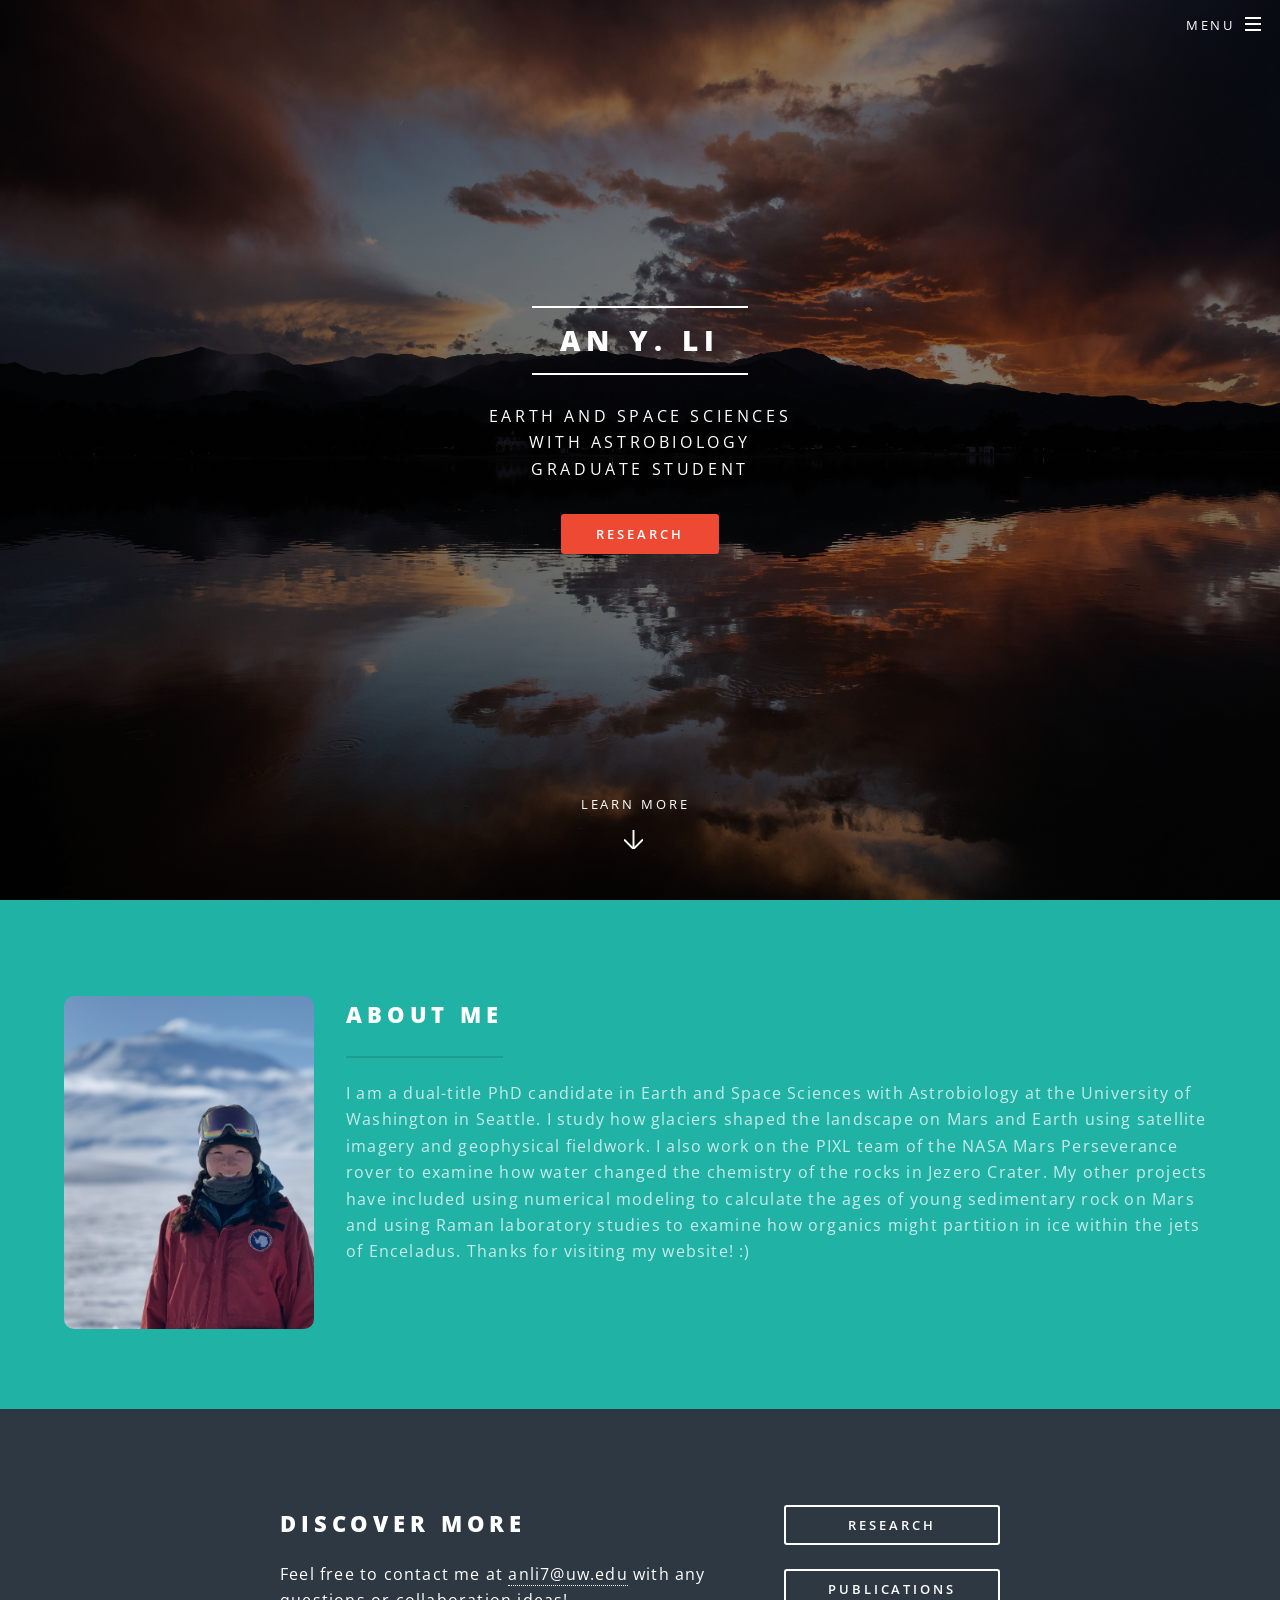
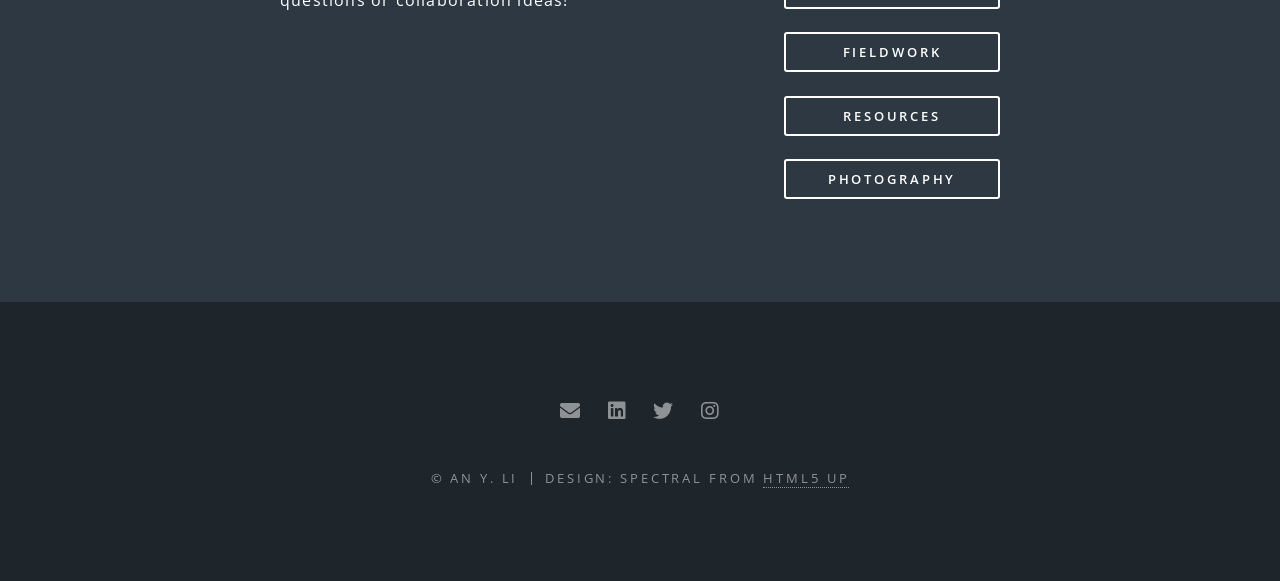
<file: index.html>
<!DOCTYPE HTML>
<!--
	Spectral by HTML5 UP
	html5up.net | @ajlkn
	Free for personal and commercial use under the CCA 3.0 license (html5up.net/license)
-->
<html>
	<head>
		<title>An Y. Li</title>
		<meta charset="utf-8" />
		<meta name="viewport" content="width=device-width, initial-scale=1, user-scalable=no" />
		<link rel="stylesheet" href="assets/css/main.css" />
		<noscript><link rel="stylesheet" href="assets/css/noscript.css" /></noscript>
	</head>
	<body class="landing is-preload">

		<!-- Page Wrapper -->
			<div id="page-wrapper">

				<!-- Header -->
					<header id="header" class="alt">
						<h1><a href="index.html">An Y. Li</a></h1>
						<nav id="nav">
							<ul>
								<li class="special">
									<a href="#menu" class="menuToggle"><span>Menu</span></a>
									<div id="menu">
										<ul>
											<li><a href="index.html">Home</a></li>
											<li><a href="research.html">Research</a></li>
											<li><a href="publications.html">Publications</a></li>
											<li><a href="fieldwork.html">Fieldwork</a></li>
											<li><a href="resources.html">Resources</a></li>
											<li><a href="https://anliphotography.com">Photography Website</a> </li>
											<!-- <li><a href="#">Sign Up</a></li>
											<li><a href="#">Log In</a></li> -->
										</ul>
									</div>
								</li>
							</ul>
						</nav>
					</header>

				<!-- Banner -->
					<section id="banner">
						<div class="inner">
							<h2>An Y. Li</h2>
							<p>Earth and Space Sciences<br />
							with Astrobiology<br />
							graduate student
							<!-- <a href="http://html5up.net">HTML5 UP</a>.</p> -->
							<ul class="actions special">
								<li><a href="research.html" class="button primary">Research</a></li>
							</ul>
						</div>
						<a href="#one" class="more scrolly">Learn More</a>
					</section>

				<!-- One -->
					<section id="one" class="wrapper style1 special">
						<div class="inner">
							<div style="overflow: hidden; text-align: left;">
								<img 
									src="images/IMG_0858 2.jpg" 
									alt="" 
									style="
										float: left;
										width: 250px;
										margin: 0 2em 1em 0;
										border-radius: 10px;
									"
								/>
							<header class="major">
								<h2>About me</h2>
								<p>I am a dual-title PhD candidate in Earth and Space Sciences with Astrobiology at the University of Washington in Seattle.    
								I study how glaciers shaped the landscape on Mars and Earth using satellite imagery and geophysical fieldwork. 
								I also work on the PIXL team of the NASA Mars Perseverance rover to examine how water changed the chemistry of the rocks in Jezero Crater. 
								My other projects have included using numerical modeling to calculate the ages of young sedimentary rock on Mars and using Raman laboratory studies to examine how organics might partition in ice within the jets of Enceladus. Thanks for visiting my website! :) 
									
							</header>
							</div>

							<!-- <ul class="icons major">
								<li><span class="icon fa-gem major style1"><span class="label">Lorem</span></span></li>
								<li><span class="icon fa-heart major style2"><span class="label">Ipsum</span></span></li>
								<li><span class="icon solid fa-code major style3"><span class="label">Dolor</span></span></li>
							</ul> -->
						</div>
					</section>

				<!-- Two, moved to Research! :) -->
					<!-- <section id="two" class="wrapper alt style2">
						<section class="spotlight">
							<div class="image"><img src="images/pic01.jpg" alt="" /></div><div class="content">
								<h2>Magna primis lobortis<br />
								sed ullamcorper</h2>
								<p>Aliquam ut ex ut augue consectetur interdum. Donec hendrerit imperdiet. Mauris eleifend fringilla nullam aenean mi ligula.</p>
							</div>
						</section>
						<section class="spotlight">
							<div class="image"><img src="images/pic02.jpg" alt="" /></div><div class="content">
								<h2>Tortor dolore feugiat<br />
								elementum magna</h2>
								<p>Aliquam ut ex ut augue consectetur interdum. Donec hendrerit imperdiet. Mauris eleifend fringilla nullam aenean mi ligula.</p>
							</div>
						</section>
						<section class="spotlight">
							<div class="image"><img src="images/pic03.jpg" alt="" /></div><div class="content">
								<h2>Augue eleifend aliquet<br />
								sed condimentum</h2>
								<p>Aliquam ut ex ut augue consectetur interdum. Donec hendrerit imperdiet. Mauris eleifend fringilla nullam aenean mi ligula.</p>
							</div>
						</section>
					</section> -->

				<!-- Three, if want purple section back -->
					<!-- <section id="three" class="wrapper style3 special">
						<div class="inner">
							<header class="major">
								<h2>Accumsan mus tortor nunc aliquet</h2>
								<p>Aliquam ut ex ut augue consectetur interdum. Donec amet imperdiet eleifend<br />
								fringilla tincidunt. Nullam dui leo Aenean mi ligula, rhoncus ullamcorper.</p>
							</header>
							<ul class="features">
								<li class="icon fa-paper-plane">
									<h3>Arcu accumsan</h3>
									<p>Augue consectetur sed interdum imperdiet et ipsum. Mauris lorem tincidunt nullam amet leo Aenean ligula consequat consequat.</p>
								</li>
								<li class="icon solid fa-laptop">
									<h3>Ac Augue Eget</h3>
									<p>Augue consectetur sed interdum imperdiet et ipsum. Mauris lorem tincidunt nullam amet leo Aenean ligula consequat consequat.</p>
								</li>
								<li class="icon solid fa-code">
									<h3>Mus Scelerisque</h3>
									<p>Augue consectetur sed interdum imperdiet et ipsum. Mauris lorem tincidunt nullam amet leo Aenean ligula consequat consequat.</p>
								</li>
								<li class="icon solid fa-headphones-alt">
									<h3>Mauris Imperdiet</h3>
									<p>Augue consectetur sed interdum imperdiet et ipsum. Mauris lorem tincidunt nullam amet leo Aenean ligula consequat consequat.</p>
								</li>
								<li class="icon fa-heart">
									<h3>Aenean Primis</h3>
									<p>Augue consectetur sed interdum imperdiet et ipsum. Mauris lorem tincidunt nullam amet leo Aenean ligula consequat consequat.</p>
								</li>
								<li class="icon fa-flag">
									<h3>Tortor Ut</h3>
									<p>Augue consectetur sed interdum imperdiet et ipsum. Mauris lorem tincidunt nullam amet leo Aenean ligula consequat consequat.</p>
								</li>
							</ul>
						</div>
					</section> -->

				<!-- CTA -->
					<section id="cta" class="wrapper style4">
						<div class="inner">
							<header>
								<h2>Discover More</h2>
								<p>Feel free to contact me at <a href="mailto:anli7@uw.edu">anli7@uw.edu</a> with any questions or collaboration ideas! </p>
							</header>
							<ul class="actions stacked">
								<li><a href="research.html" class="button fit">Research</a></li>
								<li><a href="publications.html"  class="button fit">Publications</a></li>
								<li><a href="fieldwork.html" class="button fit">Fieldwork</a></li>
								<li><a href="resources.html" class="button fit">Resources</a></li>
								<li><a href="https://anliphotography.com" class="button fit">Photography</a> </li>
							</ul>
						</div>
					</section>

				<!-- Footer -->
					<footer id="footer">
						<ul class="icons">
							<li><a href="mailto:anli7@uw.edu" class="icon solid fa-envelope"><span class="label">Email</span></a></li>
							<li><a href="https://www.linkedin.com/in/an-li7" class="icon brands fa-linkedin"><span class="label">LinkedIn</span></a></li>
							<li><a href="https://twitter.com/planetanli" class="icon brands fa-twitter"><span class="label">Twitter</span></a></li>
							<li><a href="https://instagram.com/naturade" class="icon brands fa-instagram"><span class="label">Instagram</span></a></li>
<!-- 							<!-- <li><a href="https://facebook.com/everaturephotography" class="icon brands fa-facebook-f"><span class="label">Facebook</span></a></li> --> 
							
						</ul>
						<ul class="copyright">
							<li>&copy; An Y. Li</li><li>Design: Spectral from <a href="http://html5up.net">HTML5 UP</a></li>
						</ul>
					</footer>

			</div>

		<!-- Scripts -->
			<script src="assets/js/jquery.min.js"></script>
			<script src="assets/js/jquery.scrollex.min.js"></script>
			<script src="assets/js/jquery.scrolly.min.js"></script>
			<script src="assets/js/browser.min.js"></script>
			<script src="assets/js/breakpoints.min.js"></script>
			<script src="assets/js/util.js"></script>
			<script src="assets/js/main.js"></script>

	</body>
</html>
</file>
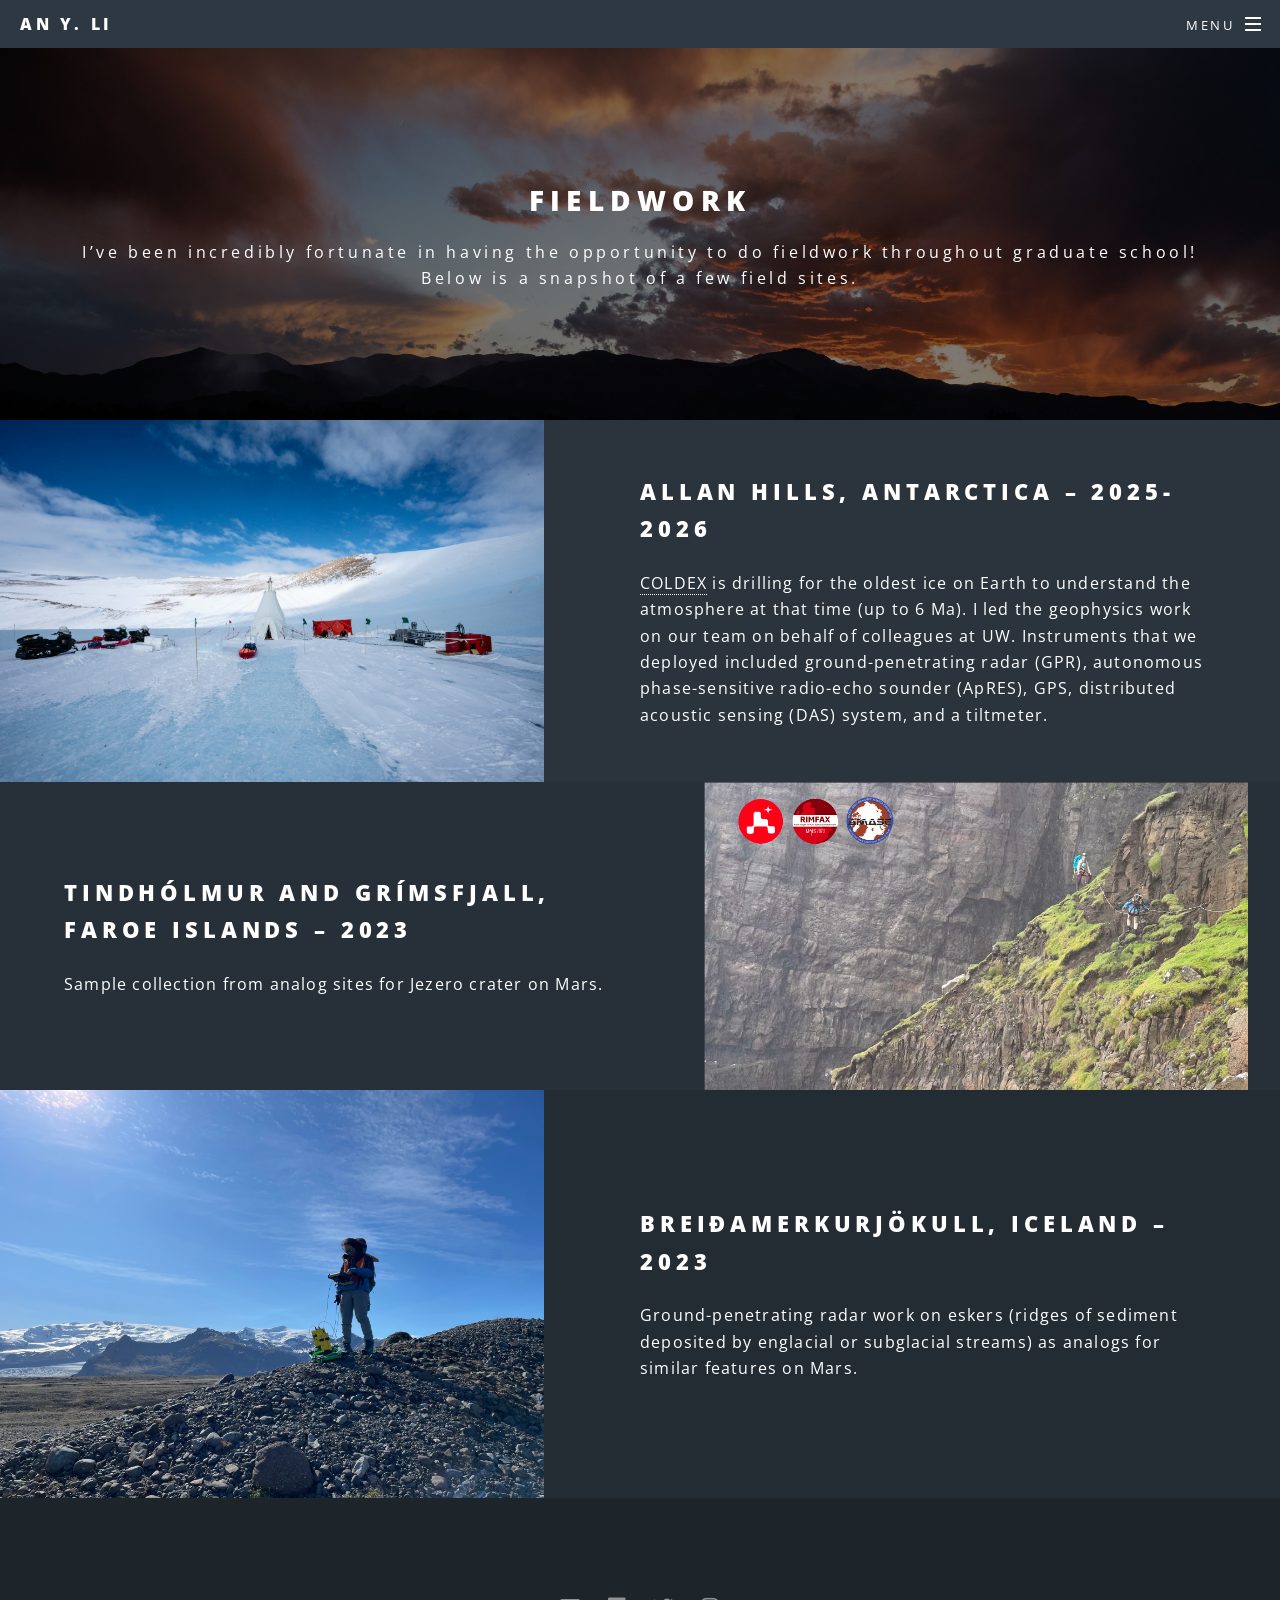
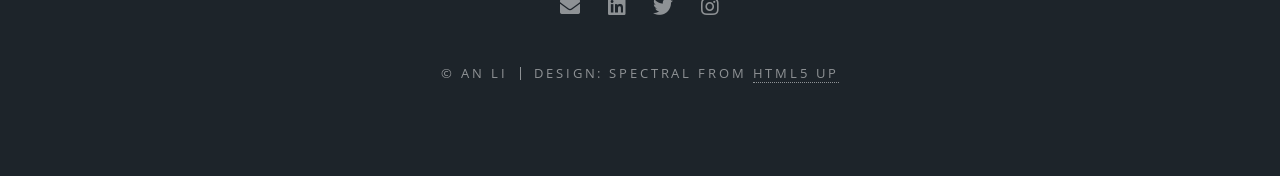
<file: fieldwork.html>
<!DOCTYPE HTML>
<!--
	Spectral by HTML5 UP
	html5up.net | @ajlkn
	Free for personal and commercial use under the CCA 3.0 license (html5up.net/license)
-->
<html>
	<head>
		<title>An Y. Li</title>
		<meta charset="utf-8" />
		<meta name="viewport" content="width=device-width, initial-scale=1, user-scalable=no" />
		<link rel="stylesheet" href="assets/css/main.css" />
		<noscript><link rel="stylesheet" href="assets/css/noscript.css" /></noscript>
	</head>
	<body class="is-preload">

		<!-- Page Wrapper -->
			<div id="page-wrapper">

				<!-- Header -->
					<header id="header">
						<h1><a href="index.html">An Y. Li</a></h1>
						<nav id="nav">
							<ul>
								<li class="special">
									<a href="#menu" class="menuToggle"><span>Menu</span></a>
									<div id="menu">
										<ul>
											<li><a href="index.html">Home</a></li>
											<li><a href="research.html">Research</a></li>
											<li><a href="publications.html">Publications</a></li>
                      						<li><a href="fieldwork.html">Fieldwork</a></li>
											<li><a href="resources.html">Resources</a></li>
											<li><a href="https://anliphotography.com">Photography Website</a> </li>
											<!-- <li><a href="#">Sign Up</a></li>
											<li><a href="#">Log In</a></li> -->
										</ul>
									</div>
								</li>
							</ul>
						</nav>
					</header>

				<!-- Main -->
					<article id="main">
						<header>
							<h2>Fieldwork</h2>
							<p style="text-transform: none;">I’ve been incredibly fortunate in having the opportunity to do fieldwork throughout graduate school! <br/> Below is a snapshot of a few field sites. </p>
						</header>
						<section id="two" class="wrapper alt style2">
							
							
							<section class="spotlight">
								<div class="image">
									<img src="images/8b.jpg"/>
								</div>
								<div class="content">
									<h2>Allan Hills, Antarctica – 2025-2026</br> </h2>
									<p><a href="https://coldex.org"> COLDEX</a> is drilling for the oldest ice on Earth to understand the atmosphere at that time (up to 6 Ma). I led the geophysics work on our team on behalf of colleagues at UW. Instruments that we deployed included ground-penetrating radar (GPR), autonomous phase-sensitive radio-echo sounder (ApRES), GPS, distributed acoustic sensing (DAS) system, and a tiltmeter. </p>
								</div>
                
							</section>
              				<section class="spotlight">
								<div class="image">
									<img src="images/li_work9.png"/>
								</div>
								<div class="content">
									<h2>Tindhólmur and Grímsfjall, Faroe Islands – 2023</br> </h2>
									<p>Sample collection from analog sites for Jezero crater on Mars.  </p>
								</div>
								</section>
             				<section class="spotlight">
								<div class="image">
									<img src="images/li_work8.JPG"/>
								</div>
								<div class="content">
									<h2>Breiðamerkurjökull, Iceland – 2023</br> </h2>
									<p>Ground-penetrating radar work on eskers (ridges of sediment deposited by englacial or subglacial streams) as analogs for similar features on Mars. </p>
								</div>
                
							</section>

							
						</section>


						<!-- <section class="wrapper style5">
							<div class="inner">

								<h3>Lorem ipsum dolor</h3>
								<p>Morbi mattis mi consectetur tortor elementum, varius pellentesque velit convallis. Aenean tincidunt lectus auctor mauris maximus, ac scelerisque ipsum tempor. Duis vulputate ex et ex tincidunt, quis lacinia velit aliquet. Duis non efficitur nisi, id malesuada justo. Maecenas sagittis felis ac sagittis semper. Curabitur purus leo, tempus sed finibus eget, fringilla quis risus. Maecenas et lorem quis sem varius sagittis et a est. Maecenas iaculis iaculis sem. Donec vel dolor at arcu tincidunt bibendum. Interdum et malesuada fames ac ante ipsum primis in faucibus. Fusce ut aliquet justo. Donec id neque ipsum. Integer eget ultricies odio. Nam vel ex a orci fringilla tincidunt. Aliquam eleifend ligula non velit accumsan cursus. Etiam ut gravida sapien.</p>

								<p>Vestibulum ultrices risus velit, sit amet blandit massa auctor sit amet. Sed eu lectus sem. Phasellus in odio at ipsum porttitor mollis id vel diam. Praesent sit amet posuere risus, eu faucibus lectus. Vivamus ex ligula, tempus pulvinar ipsum in, auctor porta quam. Proin nec dui cursus, posuere dui eget interdum. Fusce lectus magna, sagittis at facilisis vitae, pellentesque at etiam. Quisque posuere leo quis sem commodo, vel scelerisque nisi scelerisque. Suspendisse id quam vel tortor tincidunt suscipit. Nullam auctor orci eu dolor consectetur, interdum ullamcorper ante tincidunt. Mauris felis nec felis elementum varius.</p>

								<hr />

								<h4>Feugiat aliquam</h4>
								<p>Nam sapien ante, varius in pulvinar vitae, rhoncus id massa. Donec varius ex in mauris ornare, eget euismod urna egestas. Etiam lacinia tempor ipsum, sodales porttitor justo. Aliquam dolor quam, semper in tortor eu, volutpat efficitur quam. Fusce nec fermentum nisl. Aenean erat diam, tempus aliquet erat.</p>

								<p>Etiam iaculis nulla ipsum, et pharetra libero rhoncus ut. Phasellus rutrum cursus velit, eget condimentum nunc blandit vel. In at pulvinar lectus. Morbi diam ante, vulputate et imperdiet eget, fermentum non dolor. Ut eleifend sagittis tincidunt. Sed viverra commodo mi, ac rhoncus justo. Duis neque ligula, elementum ut enim vel, posuere finibus justo. Vivamus facilisis maximus nibh quis pulvinar. Quisque hendrerit in ipsum id tellus facilisis fermentum. Proin mauris dui, at vestibulum sit amet, auctor bibendum neque.</p>

							</div>
						</section> -->
					</article>

				<!-- Footer -->
					<footer id="footer">
						<ul class="icons">
							<li><a href="mailto:anli7@uw.edu" class="icon solid fa-envelope"><span class="label">Email</span></a></li>
							<!-- <li><a href="#" class="icon brands fa-dribbble"><span class="label">Dribbble</span></a></li> -->
							<li><a href="https://www.linkedin.com/in/an-li7" class="icon brands fa-linkedin"><span class="label">LinkedIn</span></a></li>
							<li><a href="https://twitter.com/planetanli" class="icon brands fa-twitter"><span class="label">Twitter</span></a></li>
							<li><a href="https://instagram.com/naturade" class="icon brands fa-instagram"><span class="label">Instagram</span></a></li>
<!-- 							<!-- <li><a href="https://facebook.com/everaturephotography" class="icon brands fa-facebook-f"><span class="label">Facebook</span></a></li> -->
							
						</ul>
						<ul class="copyright">
							<li>&copy; An Li</li><li>Design: Spectral from <a href="http://html5up.net">HTML5 UP</a></li>
						</ul>
					</footer>

			</div>

		<!-- Scripts -->
			<script src="assets/js/jquery.min.js"></script>
			<script src="assets/js/jquery.scrollex.min.js"></script>
			<script src="assets/js/jquery.scrolly.min.js"></script>
			<script src="assets/js/browser.min.js"></script>
			<script src="assets/js/breakpoints.min.js"></script>
			<script src="assets/js/util.js"></script>
			<script src="assets/js/main.js"></script>

	</body>
</html>
</file>
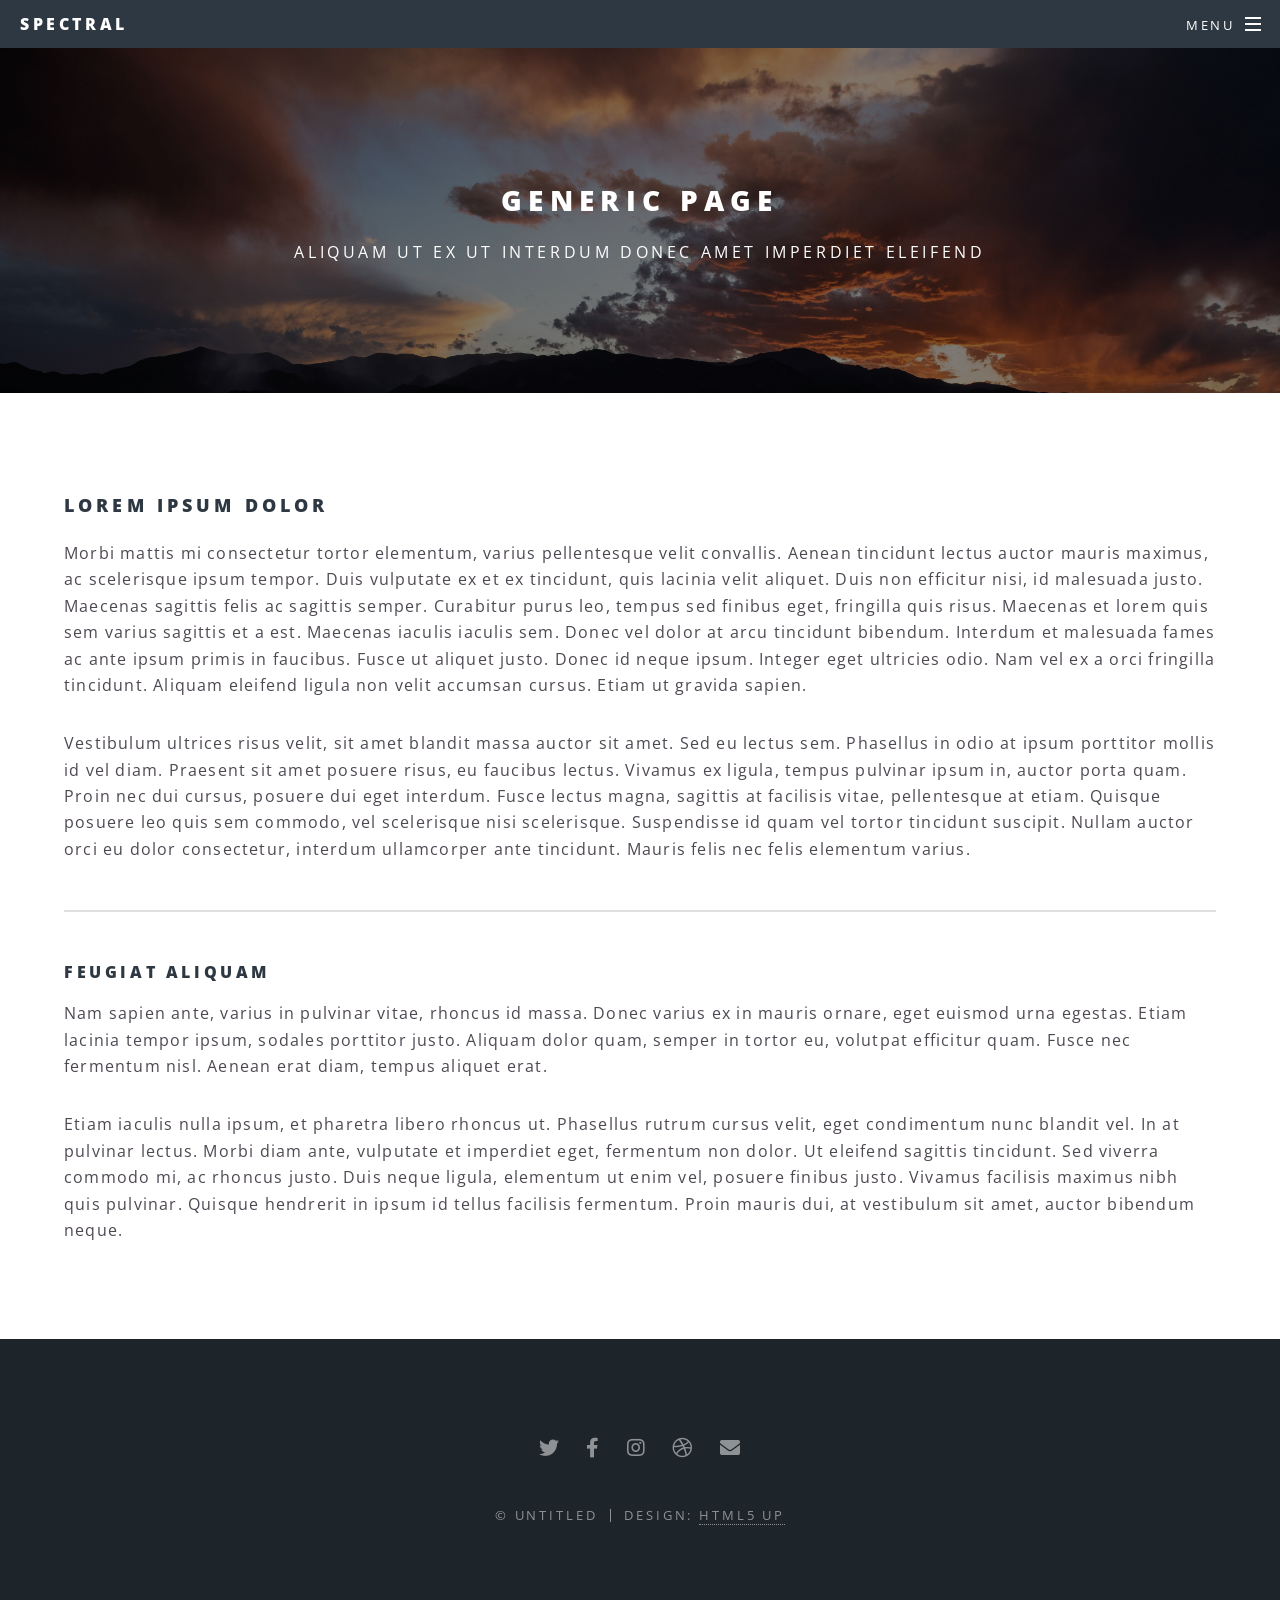
<file: generic.html>
<!DOCTYPE HTML>
<!--
	Spectral by HTML5 UP
	html5up.net | @ajlkn
	Free for personal and commercial use under the CCA 3.0 license (html5up.net/license)
-->
<html>
	<head>
		<title>Generic - Spectral by HTML5 UP</title>
		<meta charset="utf-8" />
		<meta name="viewport" content="width=device-width, initial-scale=1, user-scalable=no" />
		<link rel="stylesheet" href="assets/css/main.css" />
		<noscript><link rel="stylesheet" href="assets/css/noscript.css" /></noscript>
	</head>
	<body class="is-preload">

		<!-- Page Wrapper -->
			<div id="page-wrapper">

				<!-- Header -->
					<header id="header">
						<h1><a href="index.html">Spectral</a></h1>
						<nav id="nav">
							<ul>
								<li class="special">
									<a href="#menu" class="menuToggle"><span>Menu</span></a>
									<div id="menu">
										<ul>
											<li><a href="index.html">Home</a></li>
											<li><a href="generic.html">Generic</a></li>
											<li><a href="elements.html">Elements</a></li>
											<li><a href="#">Sign Up</a></li>
											<li><a href="#">Log In</a></li>
										</ul>
									</div>
								</li>
							</ul>
						</nav>
					</header>

				<!-- Main -->
					<article id="main">
						<header>
							<h2>Generic Page</h2>
							<p>Aliquam ut ex ut interdum donec amet imperdiet eleifend</p>
						</header>
						<section class="wrapper style5">
							<div class="inner">

								<h3>Lorem ipsum dolor</h3>
								<p>Morbi mattis mi consectetur tortor elementum, varius pellentesque velit convallis. Aenean tincidunt lectus auctor mauris maximus, ac scelerisque ipsum tempor. Duis vulputate ex et ex tincidunt, quis lacinia velit aliquet. Duis non efficitur nisi, id malesuada justo. Maecenas sagittis felis ac sagittis semper. Curabitur purus leo, tempus sed finibus eget, fringilla quis risus. Maecenas et lorem quis sem varius sagittis et a est. Maecenas iaculis iaculis sem. Donec vel dolor at arcu tincidunt bibendum. Interdum et malesuada fames ac ante ipsum primis in faucibus. Fusce ut aliquet justo. Donec id neque ipsum. Integer eget ultricies odio. Nam vel ex a orci fringilla tincidunt. Aliquam eleifend ligula non velit accumsan cursus. Etiam ut gravida sapien.</p>

								<p>Vestibulum ultrices risus velit, sit amet blandit massa auctor sit amet. Sed eu lectus sem. Phasellus in odio at ipsum porttitor mollis id vel diam. Praesent sit amet posuere risus, eu faucibus lectus. Vivamus ex ligula, tempus pulvinar ipsum in, auctor porta quam. Proin nec dui cursus, posuere dui eget interdum. Fusce lectus magna, sagittis at facilisis vitae, pellentesque at etiam. Quisque posuere leo quis sem commodo, vel scelerisque nisi scelerisque. Suspendisse id quam vel tortor tincidunt suscipit. Nullam auctor orci eu dolor consectetur, interdum ullamcorper ante tincidunt. Mauris felis nec felis elementum varius.</p>

								<hr />

								<h4>Feugiat aliquam</h4>
								<p>Nam sapien ante, varius in pulvinar vitae, rhoncus id massa. Donec varius ex in mauris ornare, eget euismod urna egestas. Etiam lacinia tempor ipsum, sodales porttitor justo. Aliquam dolor quam, semper in tortor eu, volutpat efficitur quam. Fusce nec fermentum nisl. Aenean erat diam, tempus aliquet erat.</p>

								<p>Etiam iaculis nulla ipsum, et pharetra libero rhoncus ut. Phasellus rutrum cursus velit, eget condimentum nunc blandit vel. In at pulvinar lectus. Morbi diam ante, vulputate et imperdiet eget, fermentum non dolor. Ut eleifend sagittis tincidunt. Sed viverra commodo mi, ac rhoncus justo. Duis neque ligula, elementum ut enim vel, posuere finibus justo. Vivamus facilisis maximus nibh quis pulvinar. Quisque hendrerit in ipsum id tellus facilisis fermentum. Proin mauris dui, at vestibulum sit amet, auctor bibendum neque.</p>

							</div>
						</section>
					</article>

				<!-- Footer -->
					<footer id="footer">
						<ul class="icons">
							<li><a href="#" class="icon brands fa-twitter"><span class="label">Twitter</span></a></li>
							<li><a href="#" class="icon brands fa-facebook-f"><span class="label">Facebook</span></a></li>
							<li><a href="#" class="icon brands fa-instagram"><span class="label">Instagram</span></a></li>
							<li><a href="#" class="icon brands fa-dribbble"><span class="label">Dribbble</span></a></li>
							<li><a href="#" class="icon solid fa-envelope"><span class="label">Email</span></a></li>
						</ul>
						<ul class="copyright">
							<li>&copy; Untitled</li><li>Design: <a href="http://html5up.net">HTML5 UP</a></li>
						</ul>
					</footer>

			</div>

		<!-- Scripts -->
			<script src="assets/js/jquery.min.js"></script>
			<script src="assets/js/jquery.scrollex.min.js"></script>
			<script src="assets/js/jquery.scrolly.min.js"></script>
			<script src="assets/js/browser.min.js"></script>
			<script src="assets/js/breakpoints.min.js"></script>
			<script src="assets/js/util.js"></script>
			<script src="assets/js/main.js"></script>

	</body>
</html>
</file>
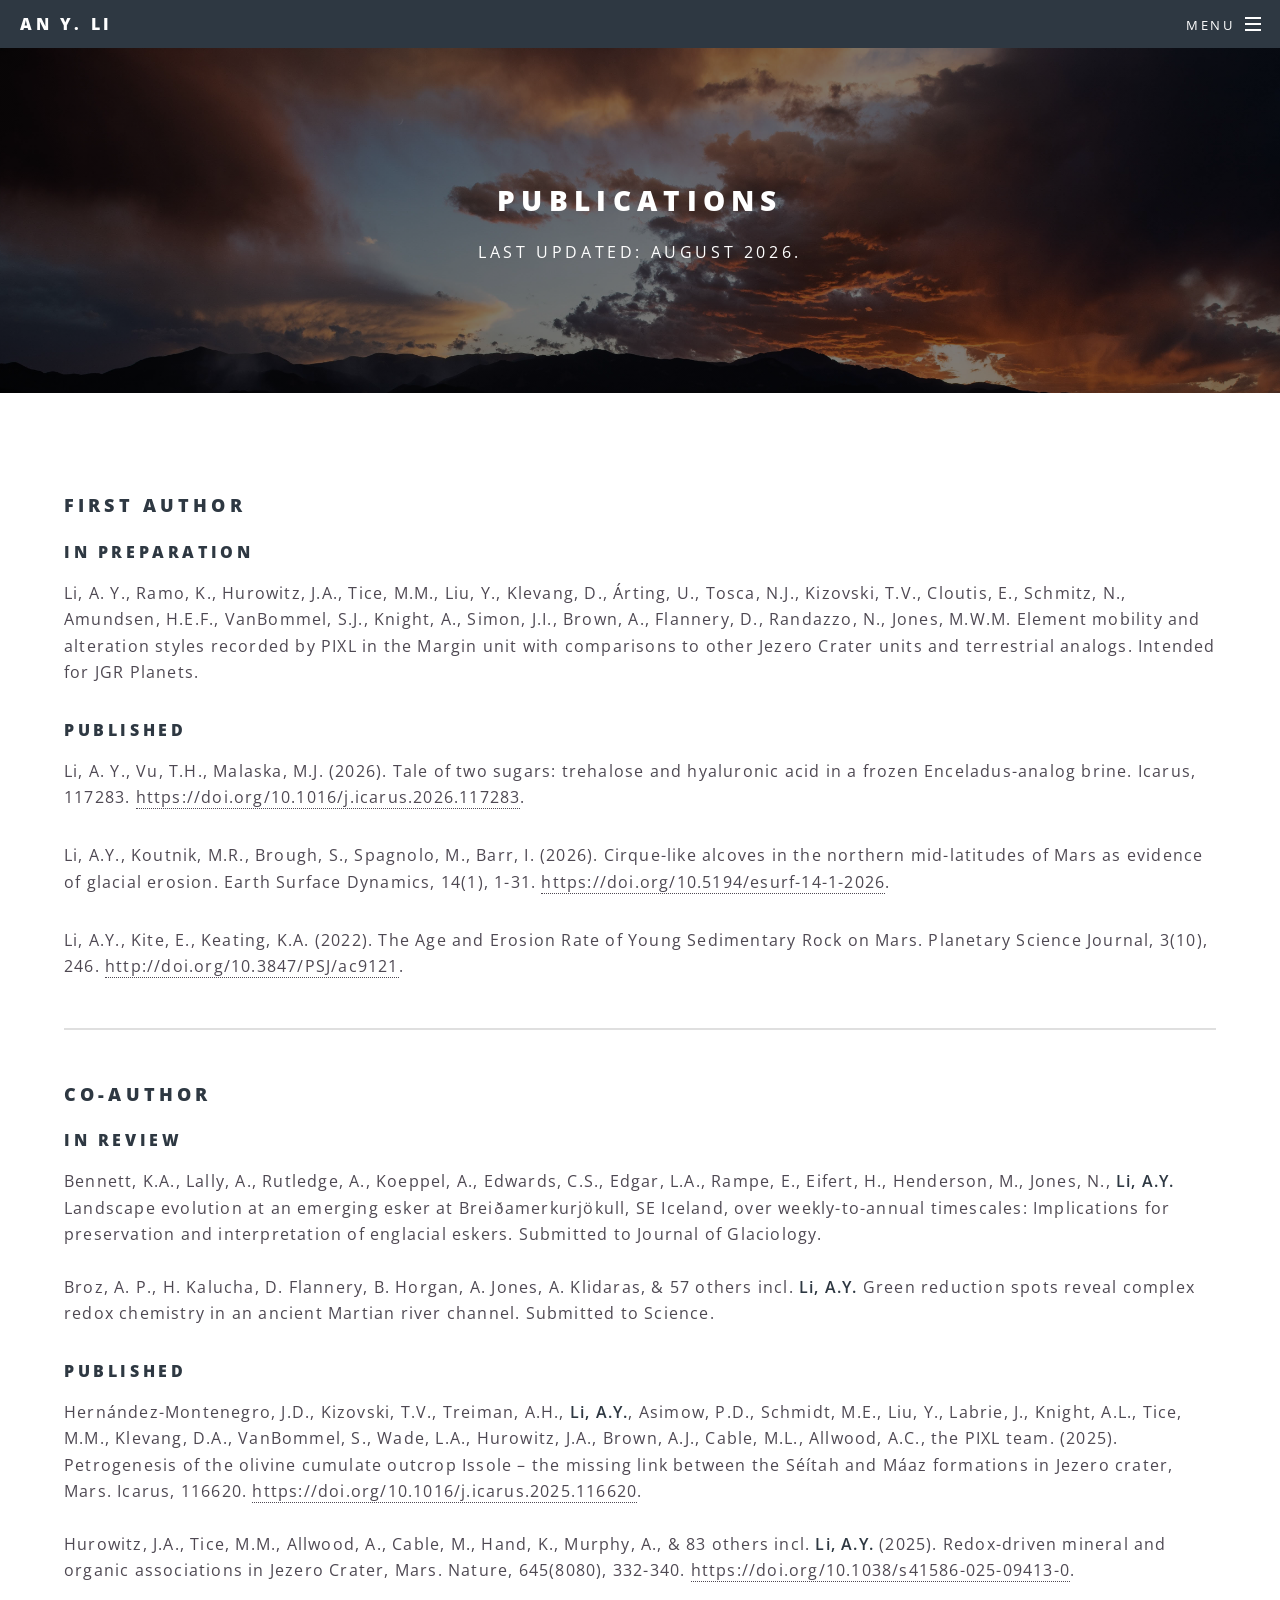
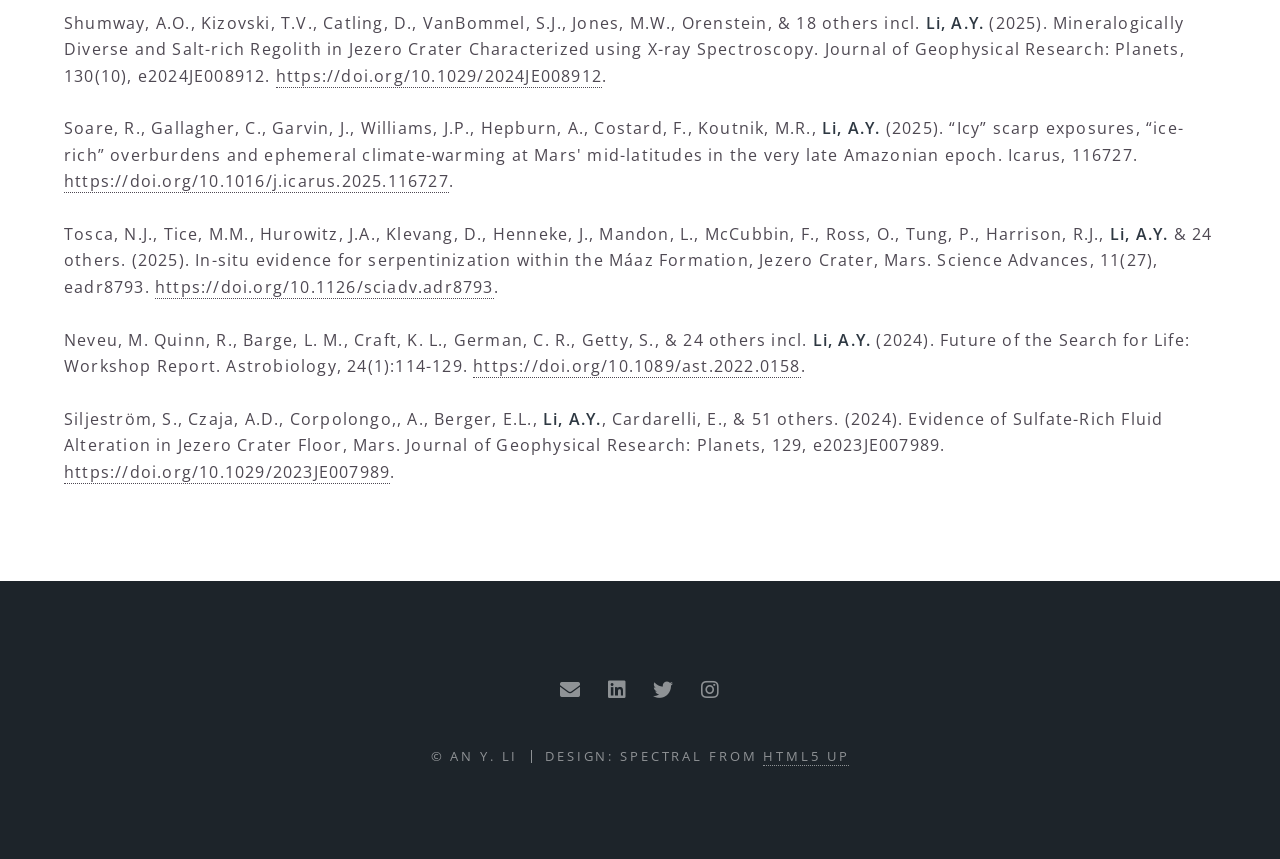
<file: publications.html>
<!DOCTYPE HTML>
<!--
	Spectral by HTML5 UP
	html5up.net | @ajlkn
	Free for personal and commercial use under the CCA 3.0 license (html5up.net/license)
-->
<html>
	<head>
		<title>An Y. Li</title>
		<meta charset="utf-8" />
		<meta name="viewport" content="width=device-width, initial-scale=1, user-scalable=no" />
		<link rel="stylesheet" href="assets/css/main.css" />
		<noscript><link rel="stylesheet" href="assets/css/noscript.css" /></noscript>
	</head>
	<body class="is-preload">

		<!-- Page Wrapper -->
			<div id="page-wrapper">

				<!-- Header -->
					<header id="header">
						<h1><a href="index.html">An Y. Li</a></h1>
						<nav id="nav">
							<ul>
								<li class="special">
									<a href="#menu" class="menuToggle"><span>Menu</span></a>
									<div id="menu">
										<ul>
											<li><a href="index.html">Home</a></li>
											<li><a href="research.html">Research</a></li>
											<li><a href="publications.html">Publications</a></li>
											<li><a href="fieldwork">Fieldwork</a></li>
											<li><a href="resources.html">Resources</a></li>
											<li><a href="https://anliphotography.com">Photography Website</a> </li>
											<!-- <li><a href="#">Sign Up</a></li>
											<li><a href="#">Log In</a></li> -->
										</ul>
									</div>
								</li>
							</ul>
						</nav>
					</header>

				<!-- Main -->
					<article id="main">
						<header>
							<h2>Publications</h2>
							<p>Last updated: August 2026.</p>
						</header>
						<section class="wrapper style5">
							<div class="inner">

								<section>
									<!-- <header> -->
									
									<h3>First Author</h3>
									<h4>In preparation</h4>
									<p>Li, A. Y., Ramo, K., Hurowitz, J.A., Tice, M.M., Liu, Y., Klevang, D., Árting, U., 
                  Tosca, N.J., Kizovski, T.V., Cloutis, E., Schmitz, N., Amundsen, H.E.F., 
                  VanBommel, S.J., Knight, A., Simon, J.I., Brown, A., Flannery, D., 
                  Randazzo, N., Jones, M.W.M. Element mobility and alteration styles 
                  recorded by PIXL in the Margin unit with comparisons to other Jezero 
                  Crater units and terrestrial analogs. Intended for JGR Planets.
                  </p>


                  <h4>Published</h4>
								<p>Li, A. Y., Vu, T.H., Malaska, M.J. (2026). Tale of two sugars: trehalose and hyaluronic 
								  acid in a frozen Enceladus-analog brine. Icarus, 117283. <a href="https://doi.org/10.1016/j.icarus.2026.117283">https://doi.org/10.1016/j.icarus.2026.117283</a>.
								  </p>
								<p>Li, A.Y., Koutnik, M.R., Brough, S., Spagnolo, M., Barr, I. (2026). Cirque-like 
								alcoves in the northern mid-latitudes of Mars as evidence of glacial 
								erosion. Earth Surface Dynamics, 14(1), 1-31. <a href="https://doi.org/10.5194/esurf-14-1-2026">https://doi.org/10.5194/esurf-14-1-2026</a>.  

                  </p>

					<p>Li, A.Y., Kite, E., Keating, K.A. (2022). The Age and Erosion Rate of Young 
					Sedimentary Rock on Mars. Planetary Science Journal, 3(10), 246.
					<a href="http://doi.org/10.3847/PSJ/ac9121">http://doi.org/10.3847/PSJ/ac9121</a>. 


                  </p>
                  
									<hr />
                  <h3>Co-author</h3>
                  <h4>In review</h4>
                  <p>
                    Bennett, K.A., Lally, A., Rutledge, A., Koeppel, A., Edwards, C.S., Edgar, L.A., 
Rampe, E., Eifert, H., Henderson, M., Jones, N., <strong>Li, A.Y.</strong> Landscape 
evolution at an emerging esker at Breiðamerkurjökull, SE Iceland, over weekly-to-annual timescales: Implications for preservation and interpretation of englacial eskers. Submitted to Journal of Glaciology.
<br/><br/>Broz, A. P., H. Kalucha, D. Flannery, B. Horgan, A. Jones, A. Klidaras, & 57 others incl.
<strong>Li, A.Y.</strong> Green reduction spots reveal complex redox chemistry in an 
ancient Martian river channel. Submitted to Science.

                  </p>
									<h4>Published</h4>
									<p> Hernández-Montenegro, J.D., Kizovski, T.V., Treiman, A.H., <strong>Li, A.Y.</strong>, 
										Asimow, P.D., Schmidt, M.E., Liu, Y., Labrie, J., Knight, A.L., Tice, 
										M.M., Klevang, D.A., VanBommel, S., Wade, L.A., Hurowitz, J.A., 
										Brown, A.J., Cable, M.L., Allwood, A.C., the PIXL team. (2025). Petrogenesis 
										of the olivine cumulate outcrop Issole – the missing link between the 
										Séítah and Máaz formations in Jezero crater, Mars. Icarus, 116620.
										<a href="https://doi.org/10.1016/j.icarus.2025.116620">https://doi.org/10.1016/j.icarus.2025.116620</a>. 
										
										<br/><br/>Hurowitz, J.A., Tice, M.M., Allwood, A., Cable, M., Hand, K., Murphy, A., 
										& 83 others incl. <strong>Li, A.Y.</strong> (2025). Redox-driven mineral and organic associations in Jezero Crater, Mars. Nature, 645(8080), 332-340. 
										<a href="https://doi.org/10.1038/s41586-025-09413-0">https://doi.org/10.1038/s41586-025-09413-0</a>.
										
										<br/><br/>Shumway, A.O., Kizovski, T.V., Catling, D., VanBommel, S.J., Jones, M.W., 
										Orenstein, & 18 others incl. <strong>Li, A.Y.</strong> (2025). Mineralogically Diverse and Salt-rich Regolith in Jezero Crater Characterized using X-ray Spectroscopy. Journal of Geophysical Research: Planets, 130(10), e2024JE008912. 
										<a href="https://doi.org/10.1029/2024JE008912">https://doi.org/10.1029/2024JE008912</a>. 
										
										<br/><br/>Soare, R., Gallagher, C., Garvin, J., Williams, J.P., Hepburn, A., Costard, F., 
										Koutnik, M.R., <strong>Li, A.Y.</strong> (2025). “Icy” scarp exposures, “ice-rich” overburdens and ephemeral climate-warming at Mars' mid-latitudes in the very late Amazonian epoch. Icarus, 116727. 
										<a href="https://doi.org/10.1016/j.icarus.2025.116727">https://doi.org/10.1016/j.icarus.2025.116727</a>. 
										
										<br/><br/>Tosca, N.J., Tice, M.M., Hurowitz, J.A., Klevang, D., Henneke, J., Mandon, L., 
										McCubbin, F., Ross, O., Tung, P., Harrison, R.J., <strong>Li, A.Y.</strong> & 24 others. (2025).
										In-situ evidence for serpentinization within the Máaz Formation, Jezero 
										Crater, Mars. Science Advances, 11(27), eadr8793. <a href="https://doi.org/10.1126/sciadv.adr8793">https://doi.org/10.1126/sciadv.adr8793</a>. 
										
										<br/><br/>Neveu, M. Quinn, R., Barge, L. M., Craft, K. L., German, C. R., Getty, S., & 24 others
										incl. <strong>Li, A.Y.</strong> (2024). Future of the Search for Life: Workshop Report. 
										Astrobiology, 24(1):114-129. <a href="https://doi.org/10.1089/ast.2022.0158">https://doi.org/10.1089/ast.2022.0158</a>. 
										
										<br/><br/>Siljeström, S., Czaja, A.D., Corpolongo,, A., Berger, E.L., <strong>Li, A.Y.</strong>, Cardarelli, 
										E., & 51 others. (2024). Evidence of Sulfate-Rich Fluid Alteration in Jezero Crater Floor, Mars. Journal of Geophysical Research: Planets, 129, e2023JE007989. 
										<a href="https://doi.org/10.1029/2023JE007989">https://doi.org/10.1029/2023JE007989</a>.
</p>
									<!-- <h2>Heading Level 2</h2>
									<h3>Heading Level 3</h3> -->

									<!-- <h5>Heading Level 5</h5>
									<h6>Heading Level 6</h6> -->
									<!-- <hr /> -->
									<!-- <h5>Blockquote</h5>
									<blockquote>Fringilla nisl. Donec accumsan interdum nisi, quis tincidunt felis sagittis eget tempus euismod. Vestibulum ante ipsum primis in faucibus vestibulum. Blandit adipiscing eu felis iaculis volutpat ac adipiscing accumsan faucibus. Vestibulum ante ipsum primis in faucibus lorem ipsum dolor sit amet nullam adipiscing eu felis.</blockquote>
									<h5>Preformatted</h5>
									<pre><code>i = 0;

while (!deck.isInOrder()) {
  print 'Iteration ' + i;
  deck.shuffle();
  i++;
}

print 'It took ' + i + ' iterations to sort the deck.';</code></pre>
								</section> -->

								<!-- <section list here!!!>
									<h4>Lists</h4>
									<div class="row">
										<div class="col-6 col-12-medium">
											<h5>Unordered</h5>
											<ul>
												<li>Dolor pulvinar etiam.</li>
												<li>Sagittis adipiscing.</li>
												<li>Felis enim feugiat.</li>
											</ul>
											<h5>Alternate</h5>
											<ul class="alt">
												<li>Dolor pulvinar etiam.</li>
												<li>Sagittis adipiscing.</li>
												<li>Felis enim feugiat.</li>
											</ul>
										</div>
										<div class="col-6 col-12-medium">
											<h5>Ordered</h5>
											<ol>
												<li>Dolor pulvinar etiam.</li>
												<li>Etiam vel felis viverra.</li>
												<li>Felis enim feugiat.</li>
												<li>Dolor pulvinar etiam.</li>
												<li>Etiam vel felis lorem.</li>
												<li>Felis enim et feugiat.</li>
											</ol>
										</div>
									</div> -->
									<!-- <h5>Actions</h5>
									<div class="row">
										<div class="col-6 col-12-medium">
											<ul class="actions">
												<li><a href="#" class="button primary">Default</a></li>
												<li><a href="#" class="button">Default</a></li>
											</ul>
											<ul class="actions small">
												<li><a href="#" class="button primary small">Small</a></li>
												<li><a href="#" class="button small">Small</a></li>
											</ul>
											<ul class="actions stacked">
												<li><a href="#" class="button primary">Default</a></li>
												<li><a href="#" class="button">Default</a></li>
											</ul>
											<ul class="actions stacked">
												<li><a href="#" class="button primary small">Small</a></li>
												<li><a href="#" class="button small">Small</a></li>
											</ul>
										</div>
										<div class="col-6 col-12-medium">
											<ul class="actions stacked">
												<li><a href="#" class="button primary fit">Default</a></li>
												<li><a href="#" class="button fit">Default</a></li>
											</ul>
											<ul class="actions stacked">
												<li><a href="#" class="button primary small fit">Small</a></li>
												<li><a href="#" class="button small fit">Small</a></li>
											</ul>
										</div>
									</div> -->
								<!-- </section> -->

								<!-- <section>
									<h4>Table</h4>
									<h5>Default</h5>
									<div class="table-wrapper">
										<table>
											<thead>
												<tr>
													<th>Name</th>
													<th>Description</th>
													<th>Price</th>
												</tr>
											</thead>
											<tbody>
												<tr>
													<td>Item One</td>
													<td>Ante turpis integer aliquet porttitor.</td>
													<td>29.99</td>
												</tr>
												<tr>
													<td>Item Two</td>
													<td>Vis ac commodo adipiscing arcu aliquet.</td>
													<td>19.99</td>
												</tr>
												<tr>
													<td>Item Three</td>
													<td> Morbi faucibus arcu accumsan lorem.</td>
													<td>29.99</td>
												</tr>
												<tr>
													<td>Item Four</td>
													<td>Vitae integer tempus condimentum.</td>
													<td>19.99</td>
												</tr>
												<tr>
													<td>Item Five</td>
													<td>Ante turpis integer aliquet porttitor.</td>
													<td>29.99</td>
												</tr>
											</tbody>
											<tfoot>
												<tr>
													<td colspan="2"></td>
													<td>100.00</td>
												</tr>
											</tfoot>
										</table>
									</div> -->

									<!-- <h5>Alternate</h5>
									<div class="table-wrapper">
										<table class="alt">
											<thead>
												<tr>
													<th>Name</th>
													<th>Description</th>
													<th>Price</th>
												</tr>
											</thead>
											<tbody>
												<tr>
													<td>Item One</td>
													<td>Ante turpis integer aliquet porttitor.</td>
													<td>29.99</td>
												</tr>
												<tr>
													<td>Item Two</td>
													<td>Vis ac commodo adipiscing arcu aliquet.</td>
													<td>19.99</td>
												</tr>
												<tr>
													<td>Item Three</td>
													<td> Morbi faucibus arcu accumsan lorem.</td>
													<td>29.99</td>
												</tr>
												<tr>
													<td>Item Four</td>
													<td>Vitae integer tempus condimentum.</td>
													<td>19.99</td>
												</tr>
												<tr>
													<td>Item Five</td>
													<td>Ante turpis integer aliquet porttitor.</td>
													<td>29.99</td>
												</tr>
											</tbody>
											<tfoot>
												<tr>
													<td colspan="2"></td>
													<td>100.00</td>
												</tr>
											</tfoot>
										</table>
									</div>
								</section> -->

								<!-- <section>
									<h4>Buttons</h4>
									<ul class="actions">
										<li><a href="#" class="button primary">Primary</a></li>
										<li><a href="#" class="button">Default</a></li>
									</ul>
									<ul class="actions">
										<li><a href="#" class="button large">Large</a></li>
										<li><a href="#" class="button">Default</a></li>
										<li><a href="#" class="button small">Small</a></li>
									</ul>
									<ul class="actions fit">
										<li><a href="#" class="button fit">Fit</a></li>
										<li><a href="#" class="button primary fit">Fit</a></li>
										<li><a href="#" class="button fit">Fit</a></li>
									</ul>
									<ul class="actions fit small">
										<li><a href="#" class="button primary fit small">Fit + Small</a></li>
										<li><a href="#" class="button fit small">Fit + Small</a></li>
										<li><a href="#" class="button primary fit small">Fit + Small</a></li>
									</ul>
									<ul class="actions">
										<li><a href="#" class="button primary icon solid fa-download">Icon</a></li>
										<li><a href="#" class="button icon solid fa-download">Icon</a></li>
									</ul>
									<ul class="actions">
										<li><span class="button primary disabled">Disabled</span></li>
										<li><span class="button disabled">Disabled</span></li>
									</ul>
								</section>

								<section>
									<h4>Form</h4>
									<form method="post" action="#">
										<div class="row gtr-uniform">
											<div class="col-6 col-12-xsmall">
												<input type="text" name="demo-name" id="demo-name" value="" placeholder="Name" />
											</div>
											<div class="col-6 col-12-xsmall">
												<input type="email" name="demo-email" id="demo-email" value="" placeholder="Email" />
											</div>
											<div class="col-12">
												<select name="demo-category" id="demo-category">
													<option value="">- Category -</option>
													<option value="1">Manufacturing</option>
													<option value="1">Shipping</option>
													<option value="1">Administration</option>
													<option value="1">Human Resources</option>
												</select>
											</div>
											<div class="col-4 col-12-small">
												<input type="radio" id="demo-priority-low" name="demo-priority" checked>
												<label for="demo-priority-low">Low</label>
											</div>
											<div class="col-4 col-12-small">
												<input type="radio" id="demo-priority-normal" name="demo-priority">
												<label for="demo-priority-normal">Normal</label>
											</div>
											<div class="col-4 col-12-small">
												<input type="radio" id="demo-priority-high" name="demo-priority">
												<label for="demo-priority-high">High</label>
											</div>
											<div class="col-6 col-12-small">
												<input type="checkbox" id="demo-copy" name="demo-copy">
												<label for="demo-copy">Email me a copy</label>
											</div>
											<div class="col-6 col-12-small">
												<input type="checkbox" id="demo-human" name="demo-human" checked>
												<label for="demo-human">Not a robot</label>
											</div>
											<div class="col-12">
												<textarea name="demo-message" id="demo-message" placeholder="Enter your message" rows="6"></textarea>
											</div>
											<div class="col-12">
												<ul class="actions">
													<li><input type="submit" value="Send Message" class="primary" /></li>
													<li><input type="reset" value="Reset" /></li>
												</ul>
											</div>
										</div>
									</form>
								</section>

								<section>
									<h4>Image</h4>
									<h5>Fit</h5>
									<div class="box alt">
										<div class="row gtr-50 gtr-uniform">
											<div class="col-12"><span class="image fit"><img src="images/banner.jpg" alt="" /></span></div>
											<div class="col-4"><span class="image fit"><img src="images/pic01.jpg" alt="" /></span></div>
											<div class="col-4"><span class="image fit"><img src="images/pic02.jpg" alt="" /></span></div>
											<div class="col-4"><span class="image fit"><img src="images/pic03.jpg" alt="" /></span></div>
											<div class="col-4"><span class="image fit"><img src="images/pic03.jpg" alt="" /></span></div>
											<div class="col-4"><span class="image fit"><img src="images/pic02.jpg" alt="" /></span></div>
											<div class="col-4"><span class="image fit"><img src="images/pic01.jpg" alt="" /></span></div>
											<div class="col-4"><span class="image fit"><img src="images/pic02.jpg" alt="" /></span></div>
											<div class="col-4"><span class="image fit"><img src="images/pic01.jpg" alt="" /></span></div>
											<div class="col-4"><span class="image fit"><img src="images/pic03.jpg" alt="" /></span></div>
										</div>
									</div>
									<h5>Left &amp; Right</h5>
									<p><span class="image left"><img src="images/pic04.jpg" alt="" /></span>Morbi mattis mi consectetur tortor elementum, varius pellentesque velit convallis. Aenean tincidunt lectus auctor mauris maximus, ac scelerisque ipsum tempor. Duis vulputate ex et ex tincidunt, quis lacinia velit aliquet. Duis non efficitur nisi, id malesuada justo. Maecenas sagittis felis ac sagittis semper. Curabitur purus leo, tempus sed finibus eget, fringilla quis risus. Maecenas et lorem quis sem varius sagittis et a est. Maecenas iaculis iaculis sem. Donec vel dolor at arcu tincidunt bibendum. Interdum et malesuada fames ac ante ipsum primis in faucibus. Fusce ut aliquet justo. Donec id neque ipsum. Integer eget ultricies odio. Nam vel ex a orci fringilla tincidunt. Aliquam eleifend ligula non velit accumsan cursus. Etiam ut gravida sapien. Morbi mattis mi consectetur tortor elementum, varius pellentesque velit convallis. Aenean tincidunt lectus auctor mauris maximus, ac scelerisque ipsum tempor. Duis vulputate ex et ex tincidunt, quis lacinia velit aliquet. Duis non efficitur nisi, id malesuada justo. Maecenas sagittis felis ac sagittis semper. Curabitur purus leo, tempus sed finibus eget, fringilla quis risus. Maecenas et lorem quis sem varius sagittis et a est. Maecenas iaculis iaculis sem. Donec vel dolor at arcu tincidunt bibendum. Interdum et malesuada fames ac ante ipsum primis in faucibus. Fusce ut aliquet justo. Donec id neque ipsum. Integer eget ultricies odio. Nam vel ex a orci fringilla tincidunt. Aliquam eleifend ligula non velit accumsan cursus. Etiam ut gravida sapien.</p>
									<p><span class="image right"><img src="images/pic05.jpg" alt="" /></span>Vestibulum ultrices risus velit, sit amet blandit massa auctor sit amet. Sed eu lectus sem. Phasellus in odio at ipsum porttitor mollis id vel diam. Praesent sit amet posuere risus, eu faucibus lectus. Vivamus ex ligula, tempus pulvinar ipsum in, auctor porta quam. Proin nec dui cursus, posuere dui eget interdum. Fusce lectus magna, sagittis at facilisis vitae, pellentesque at etiam. Quisque posuere leo quis sem commodo, vel scelerisque nisi scelerisque. Suspendisse id quam vel tortor tincidunt suscipit. Nullam auctor orci eu dolor consectetur, interdum ullamcorper ante tincidunt. Mauris felis nec felis elementum varius. Nam sapien ante, varius in pulvinar vitae, rhoncus id massa. Donec varius ex in mauris ornare, eget euismod urna egestas. Etiam lacinia tempor ipsum, sodales porttitor justo. Aliquam dolor quam, semper in tortor eu, volutpat efficitur quam. Fusce nec fermentum nisl. Aenean erat diam, tempus aliquet erat. Etiam iaculis nulla ipsum, et pharetra libero rhoncus ut. Phasellus rutrum cursus velit, eget condimentum nunc blandit vel. In at pulvinar lectus. Morbi diam ante, vulputate et imperdiet eget, fermentum non dolor. Ut eleifend sagittis tincidunt. Sed viverra commodo mi, ac rhoncus justo. Duis neque ligula, elementum ut enim vel, posuere finibus justo. Vivamus facilisis maximus nibh quis pulvinar. Quisque hendrerit in ipsum id tellus facilisis fermentum. Proin mauris dui.</p>
								</section>

							</div>
						</section> -->
					</article>

				<!-- Footer -->
					<footer id="footer">
						<ul class="icons">
							<li><a href="mailto:anli7@uw.edu" class="icon solid fa-envelope"><span class="label">Email</span></a></li>
							<!-- <li><a href="#" class="icon brands fa-dribbble"><span class="label">Dribbble</span></a></li> -->
							<li><a href="https://www.linkedin.com/in/an-li7" class="icon brands fa-linkedin"><span class="label">LinkedIn</span></a></li>
							<li><a href="https://twitter.com/planetanli" class="icon brands fa-twitter"><span class="label">Twitter</span></a></li>
							<li><a href="https://instagram.com/naturade" class="icon brands fa-instagram"><span class="label">Instagram</span></a></li>
<!-- 							<!--<li><a href="https://facebook.com/everaturephotography" class="icon brands fa-facebook-f"><span class="label">Facebook</span></a></li> -->
							
						</ul>
						<ul class="copyright">
							<li>&copy; An Y. Li</li><li>Design: Spectral from <a href="http://html5up.net">HTML5 UP</a></li>
						</ul>
					</footer>

			</div>

		<!-- Scripts -->
			<script src="assets/js/jquery.min.js"></script>
			<script src="assets/js/jquery.scrollex.min.js"></script>
			<script src="assets/js/jquery.scrolly.min.js"></script>
			<script src="assets/js/browser.min.js"></script>
			<script src="assets/js/breakpoints.min.js"></script>
			<script src="assets/js/util.js"></script>
			<script src="assets/js/main.js"></script>

	</body>
</html>
</file>
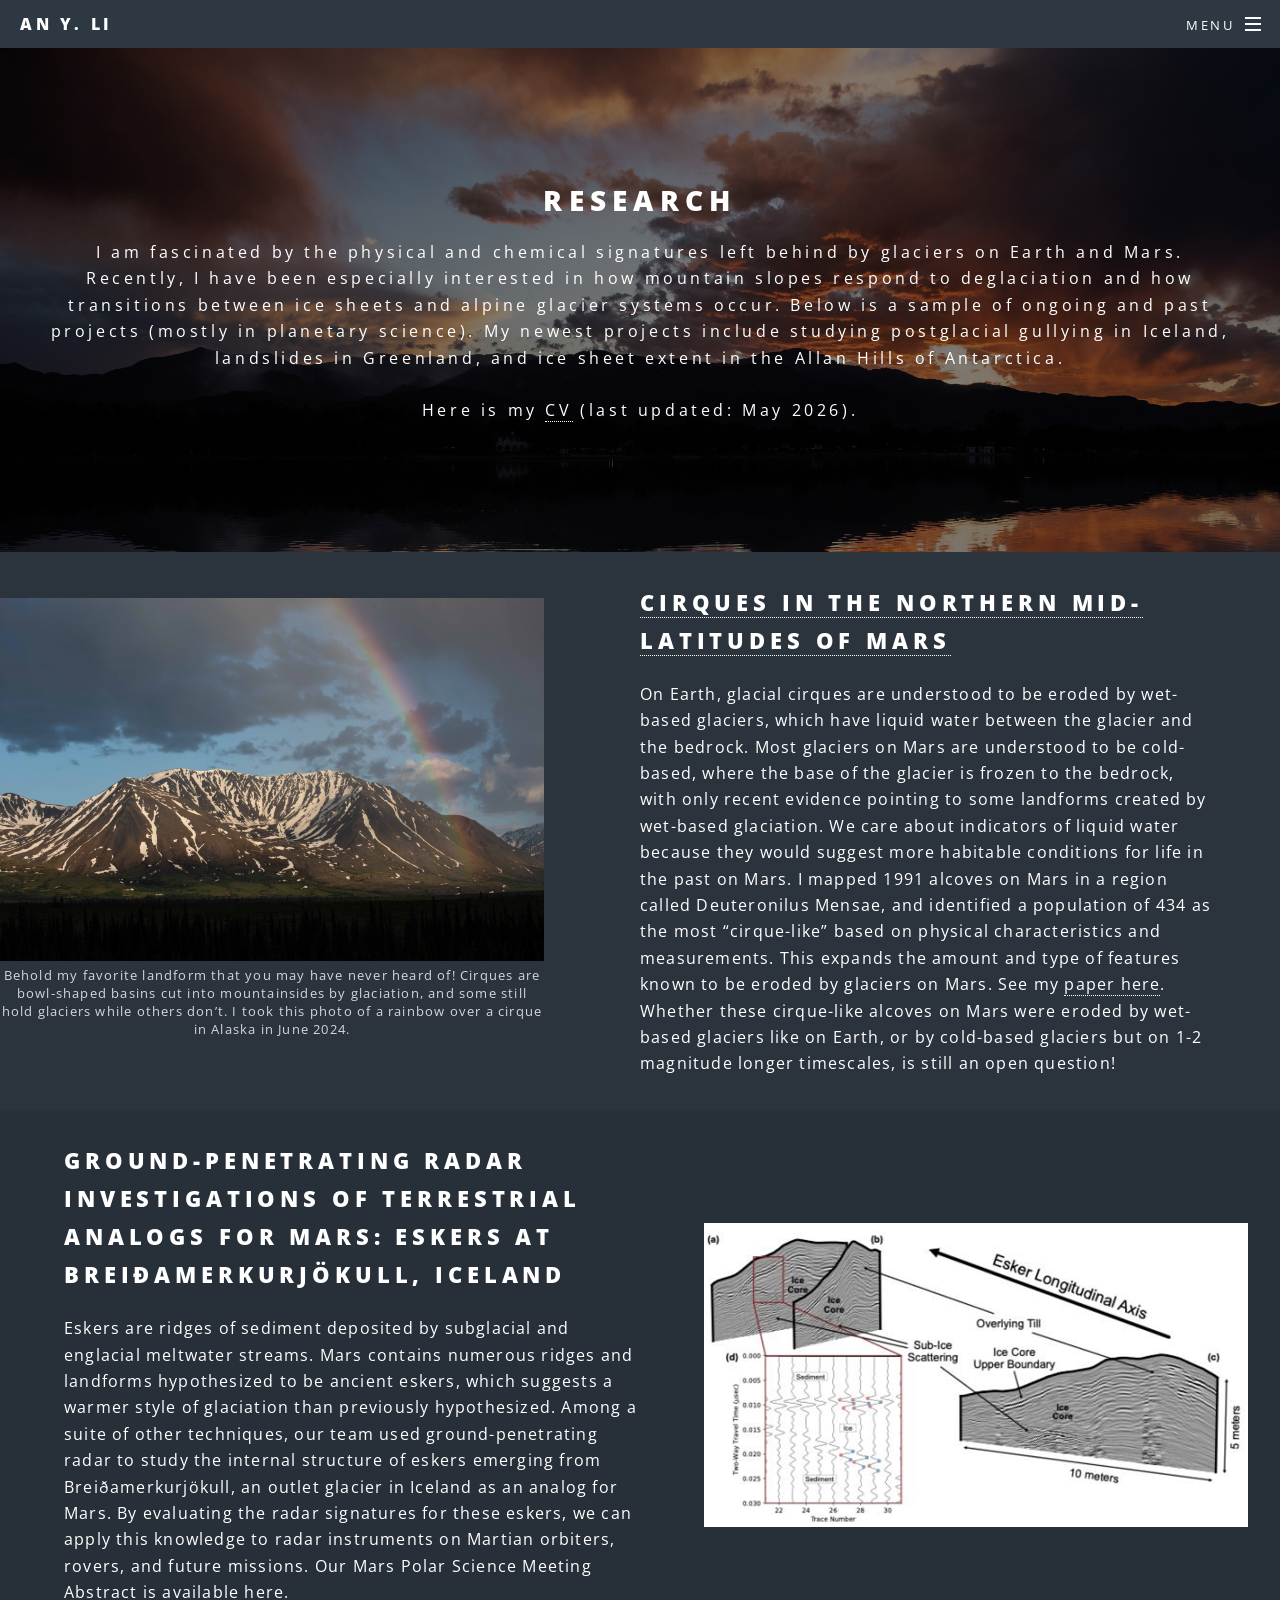
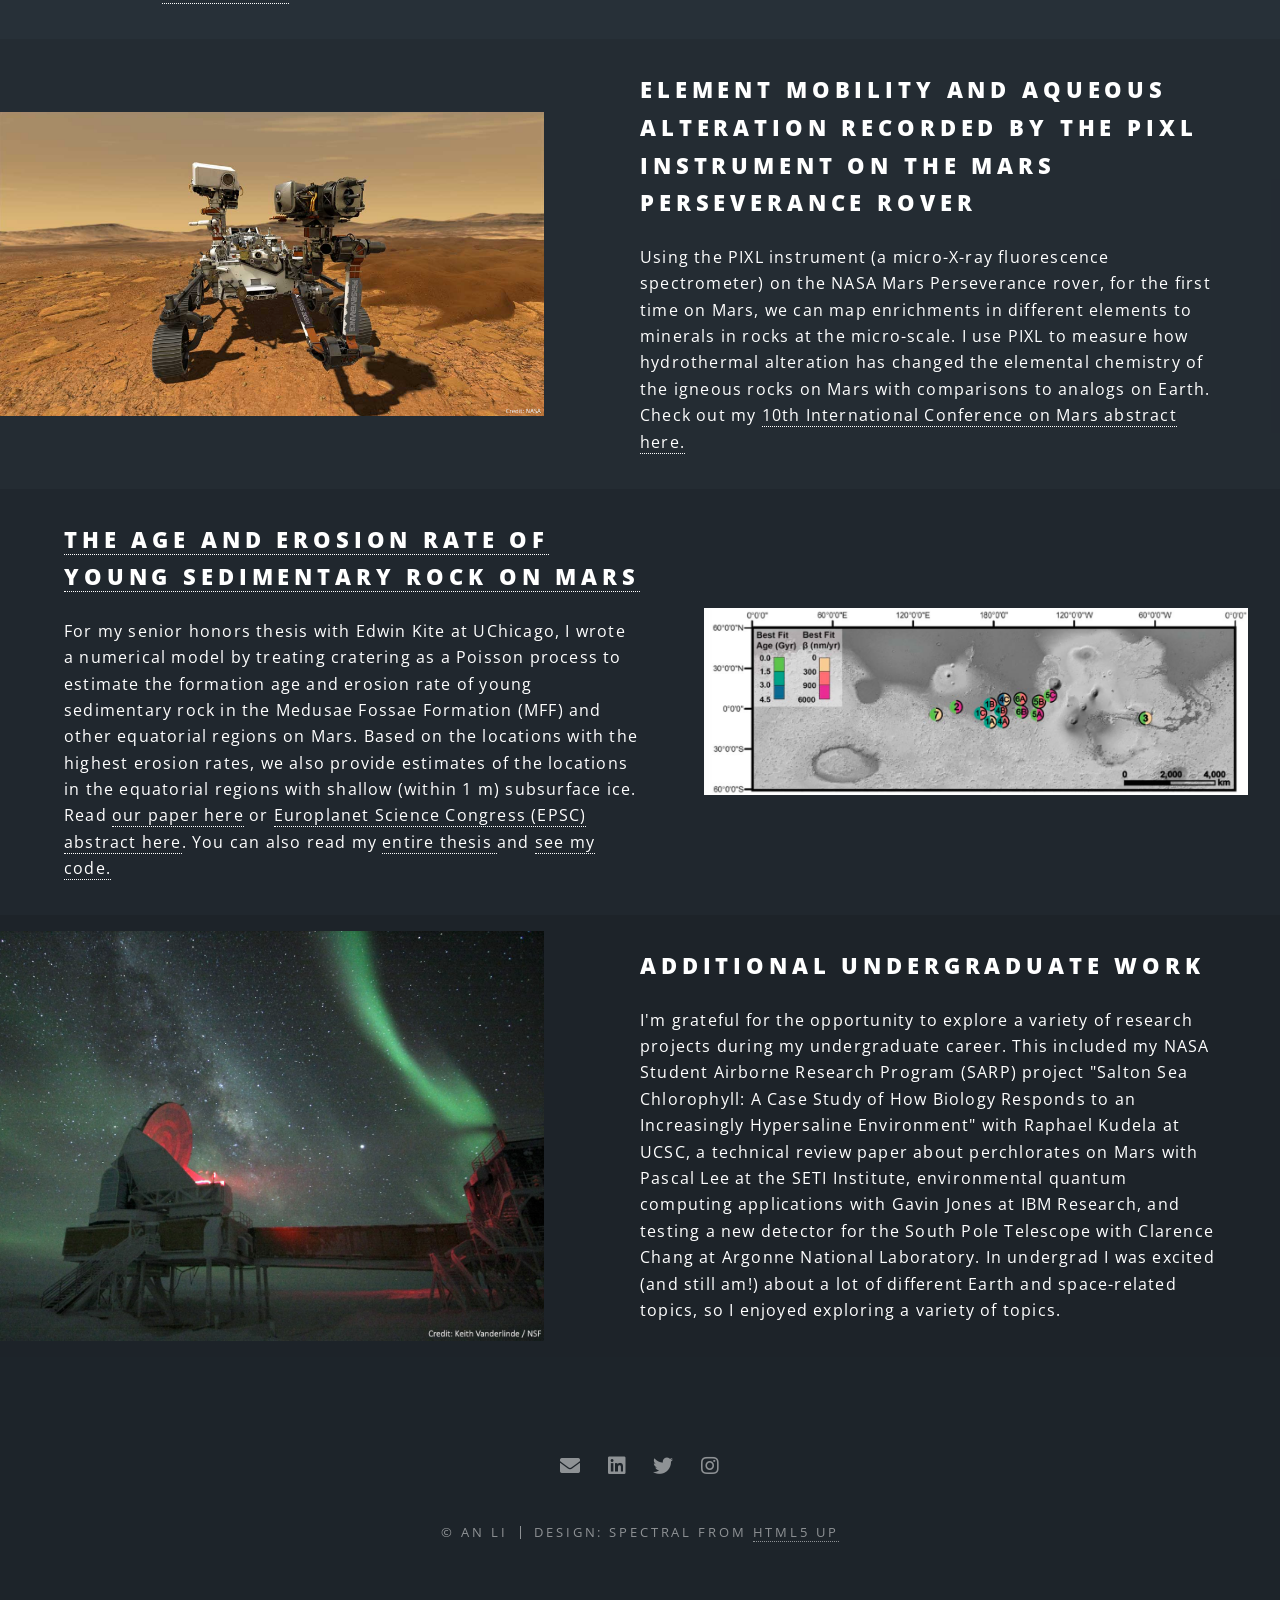
<file: research.html>
<!DOCTYPE HTML>
<!--
	Spectral by HTML5 UP
	html5up.net | @ajlkn
	Free for personal and commercial use under the CCA 3.0 license (html5up.net/license)
-->
<html>
	<head>
		<title>An Y. Li</title>
		<meta charset="utf-8" />
		<meta name="viewport" content="width=device-width, initial-scale=1, user-scalable=no" />
		<link rel="stylesheet" href="assets/css/main.css" />
		<noscript><link rel="stylesheet" href="assets/css/noscript.css" /></noscript>
	</head>
	<body class="is-preload">

		<!-- Page Wrapper -->
			<div id="page-wrapper">

				<!-- Header -->
					<header id="header">
						<h1><a href="index.html">An Y. Li</a></h1>
						<nav id="nav">
							<ul>
								<li class="special">
									<a href="#menu" class="menuToggle"><span>Menu</span></a>
									<div id="menu">
										<ul>
											<li><a href="index.html">Home</a></li>
											<li><a href="research.html">Research</a></li>
											<li><a href="publications.html">Publications</a></li>
											<li><a href="fieldwork.html">Fieldwork</a></li>
											<li><a href="resources.html">Resources</a></li>
											<li><a href="https://anliphotography.com">Photography Website</a> </li>
											<!-- <li><a href="#">Sign Up</a></li>
											<li><a href="#">Log In</a></li> -->
										</ul>
									</div>
								</li>
							</ul>
						</nav>
					</header>

				<!-- Main -->
					<article id="main">
						<header>
							<h2>Research</h2>
							<p style="text-transform: none;">I am fascinated by the physical and chemical signatures left behind by glaciers on Earth and Mars. <br /> Recently, I have been especially interested in how mountain slopes respond to deglaciation and how transitions between ice sheets and alpine glacier systems occur. Below is a sample of ongoing and past projects (mostly in planetary science). My newest projects include studying postglacial gullying in Iceland, landslides in Greenland, and ice sheet extent in the Allan Hills of Antarctica. <br /> <br />  Here is my <a href="https://drive.google.com/file/d/1TySXn2JiDs9dkuySpExdfXre-iCtyuRR/view?usp=sharing"> CV</a> (last updated: May 2026).</p>
						</header>
						<section id="two" class="wrapper alt style2">
							
							
							<section class="spotlight">
								<div class="image">
									<img src="images/alaska24_4371.jpg"/>
									<p style="font-size: 0.8em; text-align: center; margin-top: 0.5em; line-height: 1.4; opacity: 0.8;">
										Behold my favorite landform that you may have never heard of! Cirques are bowl-shaped basins cut into mountainsides by glaciation, and some still hold glaciers while others don’t. I took this photo of a rainbow over a cirque in Alaska in June 2024.
									</p>
								</div>
							
								<div class="content">
									<h2><a href="https://esurf.copernicus.org/articles/14/1/2026/">Cirques in the northern mid-latitudes of Mars</a></h2>
							
									<p>
										On Earth, glacial cirques are understood to be eroded by wet-based glaciers, which have liquid water between the glacier and the bedrock. Most glaciers on Mars are understood to be cold-based, where the base of the glacier is frozen to the bedrock, with only recent evidence pointing to some landforms created by wet-based glaciation. We care about indicators of liquid water because they would suggest more habitable conditions for life in the past on Mars.
							
										I mapped 1991 alcoves on Mars in a region called Deuteronilus Mensae, and identified a population of 434 as the most “cirque-like” based on physical characteristics and measurements. This expands the amount and type of features known to be eroded by glaciers on Mars. See my <a href="https://esurf.copernicus.org/articles/14/1/2026/">paper here</a>. Whether these cirque-like alcoves on Mars were eroded by wet-based glaciers like on Earth, or by cold-based glaciers but on 1-2 magnitude longer timescales, is still an open question!
									</p>
								</div>
							</section>
							<section class="spotlight">
							<div class="image"><img src="images/esker_diagram.png" alt="" /></div><div class="content">
								<h2>Ground-Penetrating Radar Investigations of Terrestrial Analogs for Mars: Eskers at Breiðamerkurjökull, Iceland </h2>
								<p>Eskers are ridges of sediment deposited by subglacial and englacial meltwater streams. Mars contains numerous ridges and landforms hypothesized to be ancient eskers, which suggests a warmer style of glaciation than previously hypothesized. Among a suite of other techniques, our team used ground-penetrating radar to study the internal structure of eskers emerging from Breiðamerkurjökull, an outlet glacier in Iceland as an analog for Mars. By evaluating the radar signatures for these eskers, we can apply this knowledge to radar instruments on Martian orbiters, rovers, and future missions. Our Mars Polar Science Meeting Abstract is <a href=" https://www.hou.usra.edu/meetings/marspolar2024/pdf/6085.pdf"> available here.</a>
								</p>
							</div>
							</section>
							<section class="spotlight">
								<div class="image"><img src="images/PIXL_website.png" alt="" /></div><div class="content">
									<h2>Element mobility and aqueous alteration recorded by the PIXL instrument on the Mars Perseverance Rover</h2>
									<p>Using the PIXL instrument (a micro-X-ray fluorescence spectrometer) on the NASA Mars Perseverance rover, for the first time on Mars, we can map enrichments in different elements to minerals in rocks at the micro-scale. I use PIXL to measure how hydrothermal alteration has changed the elemental chemistry of the igneous rocks on Mars with comparisons to analogs on Earth. 
										Check out my <a href="https://www.hou.usra.edu/meetings/tenthmars2024/pdf/3538.pdf"> 10th International Conference on Mars abstract here. </a>
								    </p>
								</div>
							</section>
							
							<section class="spotlight">
								<div class="image"><img src="images/age_erosion_age.png" alt="" /></div><div class="content">
									<h2><a href="https://iopscience.iop.org/article/10.3847/PSJ/ac9121"> The Age and Erosion Rate of Young Sedimentary Rock on Mars</a></h2>
									<p>For my senior honors thesis with Edwin Kite at UChicago, I wrote a numerical model by treating cratering as a Poisson process to
									estimate the formation age and erosion rate of young sedimentary rock in the Medusae Fossae Formation (MFF) and other equatorial regions on Mars. Based on the locations with the highest erosion rates, we also provide estimates of the locations in the equatorial regions with shallow (within 1 m) subsurface ice. Read <a href="https://iopscience.iop.org/article/10.3847/PSJ/ac9121"> our paper here</a> or  <a href="https://drive.google.com/file/d/1xw7ch4JjWQkJzRQoBSPtwS4M5b7tkvOZ/view?usp=sharing"> Europlanet Science Congress (EPSC) abstract here</a>. You can also
									read my <a href="https://drive.google.com/file/d/1w6j14EmlxalDV5SnAwKpmEHyS00-P75d/view?usp=sharing"> entire thesis </a> and <a href="https://github.com/AstroAnLi/young_sedimentary_rock_mars"> see my code.</a></p>
								</div>
							</section>
							<section class="spotlight">
								<div class="image"><img src="images/SPT_website.png" alt="" /></div><div class="content">
									<h2>Additional undergraduate work</h2>
									<p>I'm grateful for the opportunity to explore a variety of research projects during my undergraduate career. This included my
									NASA Student Airborne Research Program (SARP) project "Salton Sea Chlorophyll: A Case Study of How Biology Responds to an
									Increasingly Hypersaline Environment" with Raphael Kudela at UCSC, a technical review paper about perchlorates on Mars
									with Pascal Lee at the SETI Institute, environmental quantum computing applications with Gavin Jones at IBM Research, and
								  testing a new detector for the South Pole Telescope with Clarence Chang at Argonne National Laboratory. In undergrad I was
								  excited (and still am!) about a lot of different Earth and space-related topics, so I enjoyed exploring a variety of topics.
			
								   </p>
								</div>
							</section>
						</section>


						<!-- <section class="wrapper style5">
							<div class="inner">

								<h3>Lorem ipsum dolor</h3>
								<p>Morbi mattis mi consectetur tortor elementum, varius pellentesque velit convallis. Aenean tincidunt lectus auctor mauris maximus, ac scelerisque ipsum tempor. Duis vulputate ex et ex tincidunt, quis lacinia velit aliquet. Duis non efficitur nisi, id malesuada justo. Maecenas sagittis felis ac sagittis semper. Curabitur purus leo, tempus sed finibus eget, fringilla quis risus. Maecenas et lorem quis sem varius sagittis et a est. Maecenas iaculis iaculis sem. Donec vel dolor at arcu tincidunt bibendum. Interdum et malesuada fames ac ante ipsum primis in faucibus. Fusce ut aliquet justo. Donec id neque ipsum. Integer eget ultricies odio. Nam vel ex a orci fringilla tincidunt. Aliquam eleifend ligula non velit accumsan cursus. Etiam ut gravida sapien.</p>

								<p>Vestibulum ultrices risus velit, sit amet blandit massa auctor sit amet. Sed eu lectus sem. Phasellus in odio at ipsum porttitor mollis id vel diam. Praesent sit amet posuere risus, eu faucibus lectus. Vivamus ex ligula, tempus pulvinar ipsum in, auctor porta quam. Proin nec dui cursus, posuere dui eget interdum. Fusce lectus magna, sagittis at facilisis vitae, pellentesque at etiam. Quisque posuere leo quis sem commodo, vel scelerisque nisi scelerisque. Suspendisse id quam vel tortor tincidunt suscipit. Nullam auctor orci eu dolor consectetur, interdum ullamcorper ante tincidunt. Mauris felis nec felis elementum varius.</p>

								<hr />

								<h4>Feugiat aliquam</h4>
								<p>Nam sapien ante, varius in pulvinar vitae, rhoncus id massa. Donec varius ex in mauris ornare, eget euismod urna egestas. Etiam lacinia tempor ipsum, sodales porttitor justo. Aliquam dolor quam, semper in tortor eu, volutpat efficitur quam. Fusce nec fermentum nisl. Aenean erat diam, tempus aliquet erat.</p>

								<p>Etiam iaculis nulla ipsum, et pharetra libero rhoncus ut. Phasellus rutrum cursus velit, eget condimentum nunc blandit vel. In at pulvinar lectus. Morbi diam ante, vulputate et imperdiet eget, fermentum non dolor. Ut eleifend sagittis tincidunt. Sed viverra commodo mi, ac rhoncus justo. Duis neque ligula, elementum ut enim vel, posuere finibus justo. Vivamus facilisis maximus nibh quis pulvinar. Quisque hendrerit in ipsum id tellus facilisis fermentum. Proin mauris dui, at vestibulum sit amet, auctor bibendum neque.</p>

							</div>
						</section> -->
					</article>

				<!-- Footer -->
					<footer id="footer">
						<ul class="icons">
							<li><a href="mailto:anli7@uw.edu" class="icon solid fa-envelope"><span class="label">Email</span></a></li>
							<!-- <li><a href="#" class="icon brands fa-dribbble"><span class="label">Dribbble</span></a></li> -->
							<li><a href="https://www.linkedin.com/in/an-li7" class="icon brands fa-linkedin"><span class="label">LinkedIn</span></a></li>
							<li><a href="https://twitter.com/planetanli" class="icon brands fa-twitter"><span class="label">Twitter</span></a></li>
							<li><a href="https://instagram.com/naturade" class="icon brands fa-instagram"><span class="label">Instagram</span></a></li>
<!-- 							<!-- <li><a href="https://facebook.com/everaturephotography" class="icon brands fa-facebook-f"><span class="label">Facebook</span></a></li> -->
							
						</ul>
						<ul class="copyright">
							<li>&copy; An Li</li><li>Design: Spectral from <a href="http://html5up.net">HTML5 UP</a></li>
						</ul>
					</footer>

			</div>

		<!-- Scripts -->
			<script src="assets/js/jquery.min.js"></script>
			<script src="assets/js/jquery.scrollex.min.js"></script>
			<script src="assets/js/jquery.scrolly.min.js"></script>
			<script src="assets/js/browser.min.js"></script>
			<script src="assets/js/breakpoints.min.js"></script>
			<script src="assets/js/util.js"></script>
			<script src="assets/js/main.js"></script>

	</body>
</html>
</file>
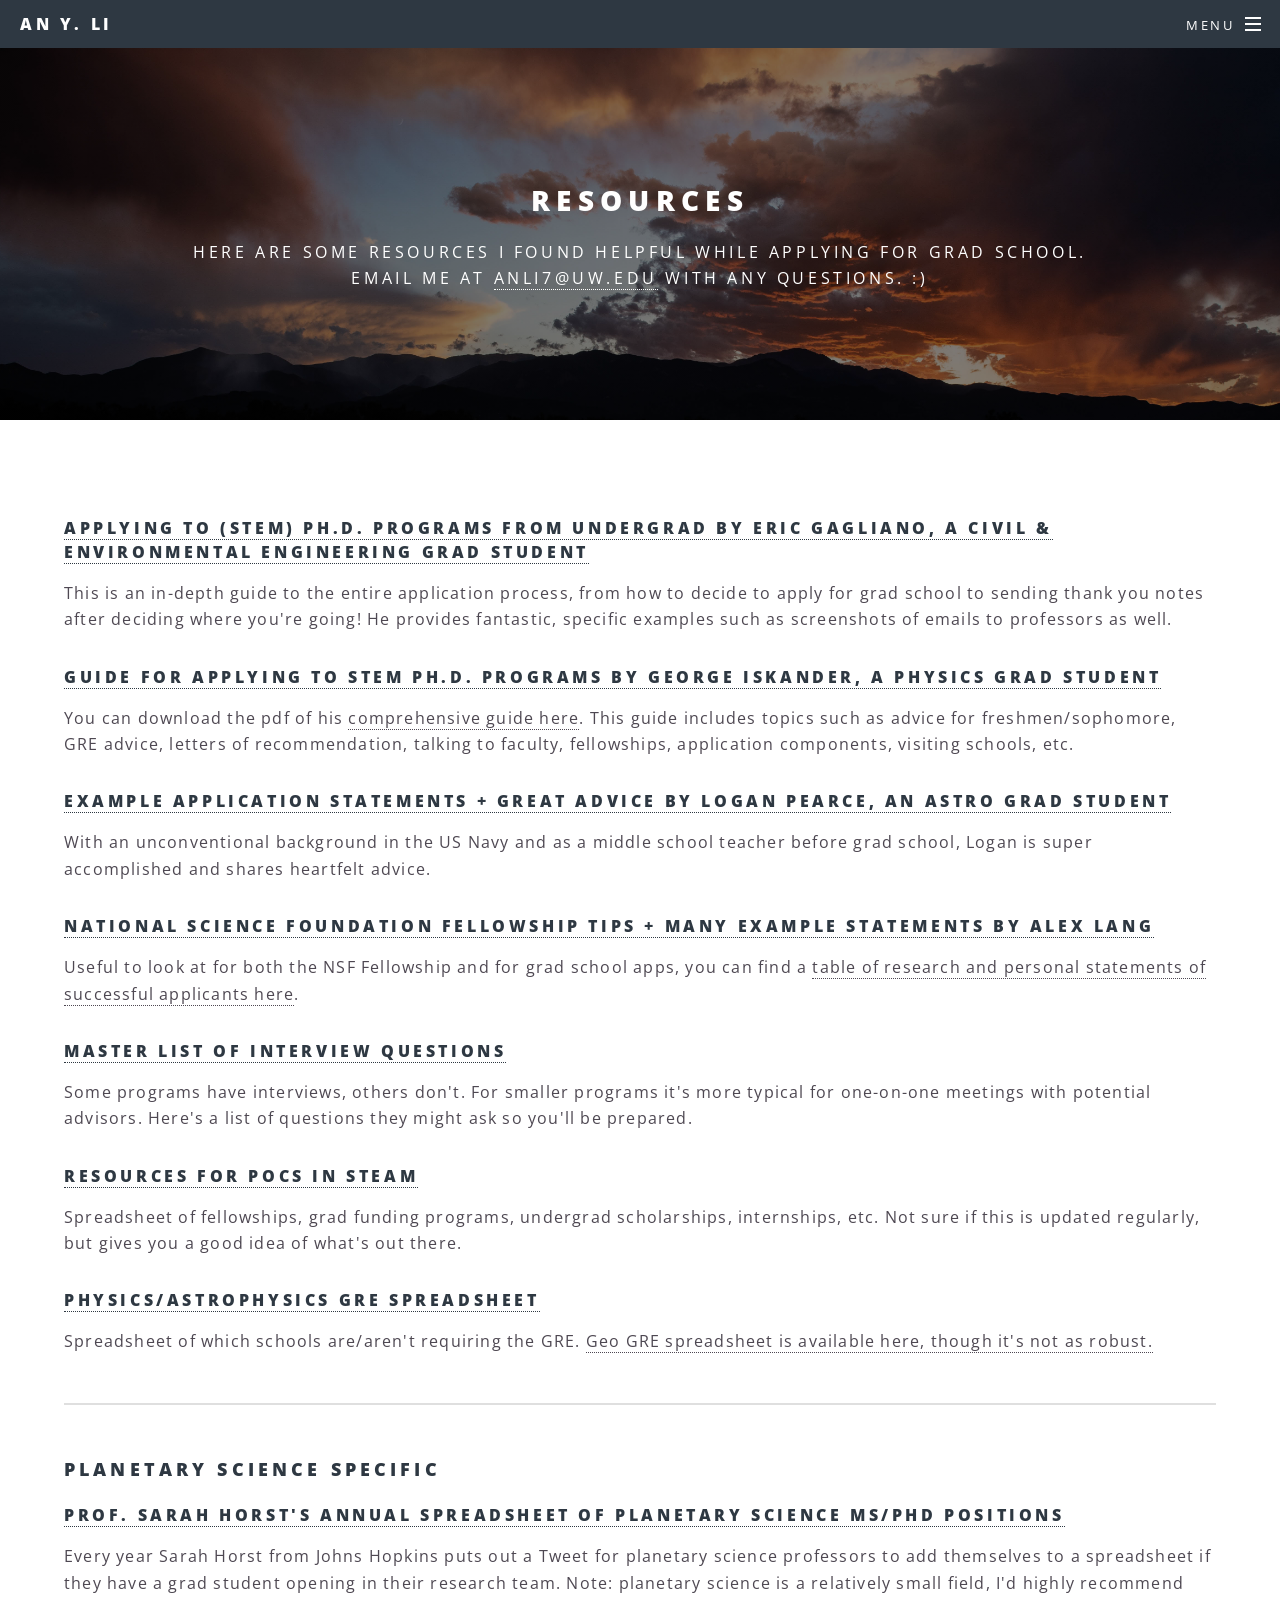
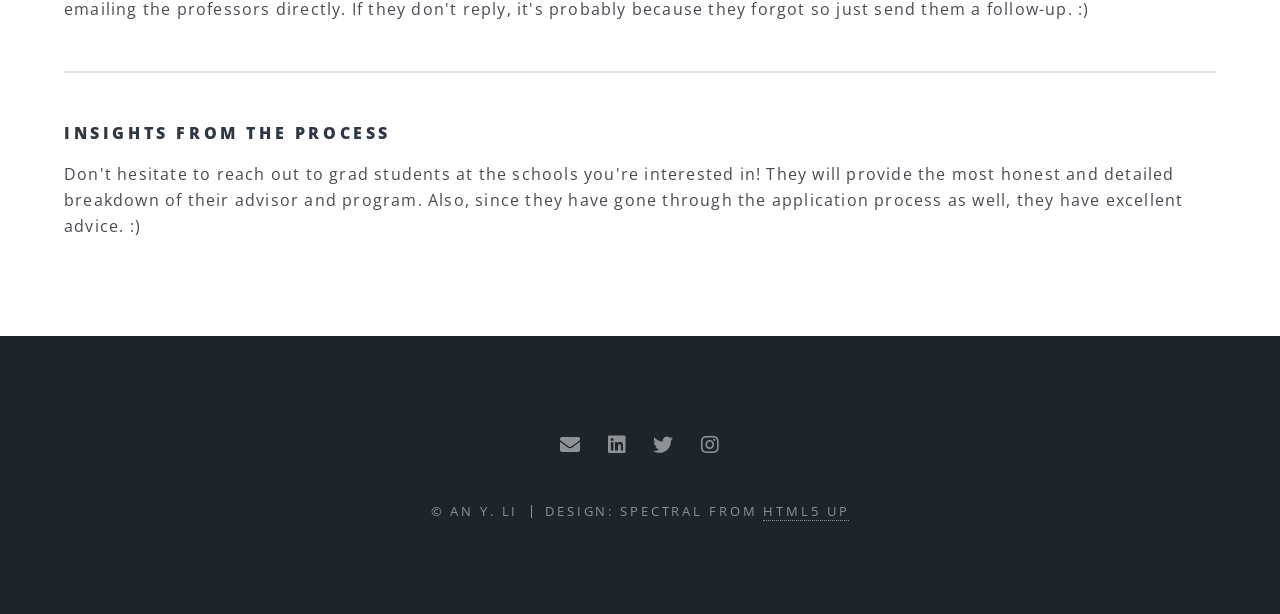
<file: resources.html>
<!DOCTYPE HTML>
<!--
	Spectral by HTML5 UP
	html5up.net | @ajlkn
	Free for personal and commercial use under the CCA 3.0 license (html5up.net/license)
-->
<html>
	<head>
		<title>An Y. Li</title>
		<meta charset="utf-8" />
		<meta name="viewport" content="width=device-width, initial-scale=1, user-scalable=no" />
		<link rel="stylesheet" href="assets/css/main.css" />
		<noscript><link rel="stylesheet" href="assets/css/noscript.css" /></noscript>
	</head>
	<body class="is-preload">

		<!-- Page Wrapper -->
			<div id="page-wrapper">

				<!-- Header -->
					<header id="header">
						<h1><a href="index.html">An Y. Li</a></h1>
						<nav id="nav">
							<ul>
								<li class="special">
									<a href="#menu" class="menuToggle"><span>Menu</span></a>
									<div id="menu">
										<ul>
											<li><a href="index.html">Home</a></li>
											<li><a href="research.html">Research</a></li>
											<li><a href="publications.html">Publications</a></li>
											<li><a href="fieldwork">Fieldwork</a></li>
											<li><a href="resources.html">Resources</a></li>
											<li><a href="https://anliphotography.com">Photography Website</a> </li>
											<!-- <li><a href="#">Sign Up</a></li>
											<li><a href="#">Log In</a></li> -->
										</ul>
									</div>
								</li>
							</ul>
						</nav>
					</header>

				<!-- Main -->
					<article id="main">
						<header>
							<h2>Resources</h2>
							<p>Here are some resources I found helpful while applying for grad school. <br />
								Email me at <a href="mailto:anli7@uw.edu">anli7@uw.edu</a> with any questions. :)</p>
						</header>
						<section class="wrapper style5">
							<div class="inner">

								<section>
									<!-- <header> -->
									<h4><a href="https://docs.google.com/document/d/1edbNoCX0frs4gl2jCYWNsBhVEcC049xTE-4f-bouJzw/edit?usp=sharing"> Applying to (STEM) Ph.D. Programs from Undergrad by Eric Gagliano, a Civil & Environmental Engineering Grad Student</a></h4>
									<p>This is an in-depth guide to the entire application process, from how to decide to apply for grad school to sending thank you notes after deciding where you're going! He provides fantastic, specific examples such as screenshots of emails to professors as well.</p>
									</header>
									<!-- <hr /> -->
								
									<h4><a href="https://github.com/gwisk/gradguide">Guide for Applying to STEM Ph.D. Programs by George Iskander, a Physics Grad Student</a></h4>
									<p>You can download the pdf of his <a href="https://github.com/gwisk/gradguide/blob/master/gradguide.pdf">comprehensive guide here</a>.
									This guide includes topics such as advice for freshmen/sophomore, GRE advice, letters of recommendation,
								  talking to faculty, fellowships, application components, visiting schools, etc. </p>
									<!-- <p>This is <b>bold</b> and this is <strong>strong</strong>. This is <i>italic</i> and this is <em>emphasized</em>.
									This is <sup>superscript</sup> text and this is <sub>subscript</sub> text.
									This is <u>underlined</u> and this is code: <code>for (;;) { ... }</code>. Finally, <a href="#">this is a link</a>.</p> -->
									<!-- <hr /> -->
								  </header>
									

									<!-- <header> -->
									<h4><a href="http://www.loganpearcescience.com/resources.html"> Example Application Statements + Great Advice by Logan Pearce, an Astro grad student </a></h4>
									<p>With an unconventional background in the US Navy and as a middle school teacher before grad school,
									Logan is super accomplished and shares heartfelt advice. </p>
									</header>
									<!-- <hr /> -->

									<!-- <header> -->
										<!-- <h5>Heading with a Subtitle smaller subtitle</h5> -->
									<h4> <a href="https://www.alexhunterlang.com/nsf-fellowship">National Science Foundation Fellowship Tips + Many Example Statements by Alex Lang</a></h4>
									<p>Useful to look at for both the NSF Fellowship and for grad school apps,
										you can find a <a href="https://docs.google.com/spreadsheets/d/1xoezGhbtcpg3BvNdag2F5dTQM-Xl2EELUgAfG1eUg0s/edit#gid=0">table of research and personal statements of successful applicants here</a>.</p>
									<!-- <hr /> -->
									</header>
									<!-- <p>Nunc lacinia ante nunc ac lobortis. Interdum adipiscing gravida odio porttitor sem non mi integer non faucibus ornare mi ut ante amet placerat aliquet. Volutpat eu sed ante lacinia sapien lorem accumsan varius montes viverra nibh in adipiscing blandit tempus accumsan.</p> -->
									<h4> <a href="https://www.reddit.com/r/gradadmissions/comments/a4vpc4/master_list_of_interview_questions/">Master List of Interview Questions</a></h4>
									<p>Some programs have interviews, others don't. For smaller programs it's more
									typical for one-on-one meetings with potential advisors. Here's a list of questions
								  they might ask so you'll be prepared.</p>
									<!-- <hr /> -->
									</header>
									<h4> <a href="https://docs.google.com/spreadsheets/d/1V_pvhqWliwqLhAVcXikxAEuJPD4mwwgl9LEgOnzN-zM/edit#gid=1417047090">Resources for POCs in STEAM</a></h4>
									<p>Spreadsheet of fellowships, grad funding programs, undergrad scholarships, internships, etc.
									Not sure if this is updated regularly, but gives you a good idea of what's out there.</p>
									<!-- <hr /> -->
									</header>
									<h4> <a href="https://docs.google.com/spreadsheets/u/0/d/19UhYToXOPZkZ3CM469ru3Uwk4584CmzZyAVVwQJJcyc/htmlview#gid=0">Physics/Astrophysics GRE Spreadsheet</a></h4>
									<p>Spreadsheet of which schools are/aren't requiring the GRE.
									<a href="https://docs.google.com/spreadsheets/u/0/d/1yi2DBurjvPxywMLPRMRYI4qSRUUqA0R9WHdvqr-ecxE/htmlview"> Geo GRE spreadsheet is
									available here, though it's not as robust.</p>
									<!-- <hr /> -->
									</header>
									<hr />
									<h3>Planetary Science Specific</h3>
									<h4><a href="https://docs.google.com/spreadsheets/d/12yRS2c9-eW4DGLcb3cPgZU759gll_QZjnDk-ptlh3k4/edit#gid=0">Prof. Sarah Horst's Annual Spreadsheet of Planetary Science MS/PhD Positions </a> </h4>
									<p>Every year Sarah Horst from Johns Hopkins puts out a Tweet
									for planetary science professors to add themselves to a spreadsheet
									if they have a grad student opening in their research team. Note:
							    planetary science is a relatively small field, I'd highly recommend
								  emailing the professors directly. If they don't reply, it's probably
								  because they forgot so just send them a follow-up. :) </p>
									<hr />
									<h4>Insights from the Process</h4>
									<p> Don't hesitate to reach out to grad students at the schools you're interested in!
									They will provide the most honest and detailed breakdown of their advisor and program. Also, since
								  they have gone through the application process as well, they have excellent advice. :)</p>
									<!-- <h2>Heading Level 2</h2>
									<h3>Heading Level 3</h3> -->

									<!-- <h5>Heading Level 5</h5>
									<h6>Heading Level 6</h6> -->
									<!-- <hr /> -->
									<!-- <h5>Blockquote</h5>
									<blockquote>Fringilla nisl. Donec accumsan interdum nisi, quis tincidunt felis sagittis eget tempus euismod. Vestibulum ante ipsum primis in faucibus vestibulum. Blandit adipiscing eu felis iaculis volutpat ac adipiscing accumsan faucibus. Vestibulum ante ipsum primis in faucibus lorem ipsum dolor sit amet nullam adipiscing eu felis.</blockquote>
									<h5>Preformatted</h5>
									<pre><code>i = 0;

while (!deck.isInOrder()) {
  print 'Iteration ' + i;
  deck.shuffle();
  i++;
}

print 'It took ' + i + ' iterations to sort the deck.';</code></pre>
								</section> -->

								<!-- <section list here!!!>
									<h4>Lists</h4>
									<div class="row">
										<div class="col-6 col-12-medium">
											<h5>Unordered</h5>
											<ul>
												<li>Dolor pulvinar etiam.</li>
												<li>Sagittis adipiscing.</li>
												<li>Felis enim feugiat.</li>
											</ul>
											<h5>Alternate</h5>
											<ul class="alt">
												<li>Dolor pulvinar etiam.</li>
												<li>Sagittis adipiscing.</li>
												<li>Felis enim feugiat.</li>
											</ul>
										</div>
										<div class="col-6 col-12-medium">
											<h5>Ordered</h5>
											<ol>
												<li>Dolor pulvinar etiam.</li>
												<li>Etiam vel felis viverra.</li>
												<li>Felis enim feugiat.</li>
												<li>Dolor pulvinar etiam.</li>
												<li>Etiam vel felis lorem.</li>
												<li>Felis enim et feugiat.</li>
											</ol>
										</div>
									</div> -->
									<!-- <h5>Actions</h5>
									<div class="row">
										<div class="col-6 col-12-medium">
											<ul class="actions">
												<li><a href="#" class="button primary">Default</a></li>
												<li><a href="#" class="button">Default</a></li>
											</ul>
											<ul class="actions small">
												<li><a href="#" class="button primary small">Small</a></li>
												<li><a href="#" class="button small">Small</a></li>
											</ul>
											<ul class="actions stacked">
												<li><a href="#" class="button primary">Default</a></li>
												<li><a href="#" class="button">Default</a></li>
											</ul>
											<ul class="actions stacked">
												<li><a href="#" class="button primary small">Small</a></li>
												<li><a href="#" class="button small">Small</a></li>
											</ul>
										</div>
										<div class="col-6 col-12-medium">
											<ul class="actions stacked">
												<li><a href="#" class="button primary fit">Default</a></li>
												<li><a href="#" class="button fit">Default</a></li>
											</ul>
											<ul class="actions stacked">
												<li><a href="#" class="button primary small fit">Small</a></li>
												<li><a href="#" class="button small fit">Small</a></li>
											</ul>
										</div>
									</div> -->
								<!-- </section> -->

								<!-- <section>
									<h4>Table</h4>
									<h5>Default</h5>
									<div class="table-wrapper">
										<table>
											<thead>
												<tr>
													<th>Name</th>
													<th>Description</th>
													<th>Price</th>
												</tr>
											</thead>
											<tbody>
												<tr>
													<td>Item One</td>
													<td>Ante turpis integer aliquet porttitor.</td>
													<td>29.99</td>
												</tr>
												<tr>
													<td>Item Two</td>
													<td>Vis ac commodo adipiscing arcu aliquet.</td>
													<td>19.99</td>
												</tr>
												<tr>
													<td>Item Three</td>
													<td> Morbi faucibus arcu accumsan lorem.</td>
													<td>29.99</td>
												</tr>
												<tr>
													<td>Item Four</td>
													<td>Vitae integer tempus condimentum.</td>
													<td>19.99</td>
												</tr>
												<tr>
													<td>Item Five</td>
													<td>Ante turpis integer aliquet porttitor.</td>
													<td>29.99</td>
												</tr>
											</tbody>
											<tfoot>
												<tr>
													<td colspan="2"></td>
													<td>100.00</td>
												</tr>
											</tfoot>
										</table>
									</div> -->

									<!-- <h5>Alternate</h5>
									<div class="table-wrapper">
										<table class="alt">
											<thead>
												<tr>
													<th>Name</th>
													<th>Description</th>
													<th>Price</th>
												</tr>
											</thead>
											<tbody>
												<tr>
													<td>Item One</td>
													<td>Ante turpis integer aliquet porttitor.</td>
													<td>29.99</td>
												</tr>
												<tr>
													<td>Item Two</td>
													<td>Vis ac commodo adipiscing arcu aliquet.</td>
													<td>19.99</td>
												</tr>
												<tr>
													<td>Item Three</td>
													<td> Morbi faucibus arcu accumsan lorem.</td>
													<td>29.99</td>
												</tr>
												<tr>
													<td>Item Four</td>
													<td>Vitae integer tempus condimentum.</td>
													<td>19.99</td>
												</tr>
												<tr>
													<td>Item Five</td>
													<td>Ante turpis integer aliquet porttitor.</td>
													<td>29.99</td>
												</tr>
											</tbody>
											<tfoot>
												<tr>
													<td colspan="2"></td>
													<td>100.00</td>
												</tr>
											</tfoot>
										</table>
									</div>
								</section> -->

								<!-- <section>
									<h4>Buttons</h4>
									<ul class="actions">
										<li><a href="#" class="button primary">Primary</a></li>
										<li><a href="#" class="button">Default</a></li>
									</ul>
									<ul class="actions">
										<li><a href="#" class="button large">Large</a></li>
										<li><a href="#" class="button">Default</a></li>
										<li><a href="#" class="button small">Small</a></li>
									</ul>
									<ul class="actions fit">
										<li><a href="#" class="button fit">Fit</a></li>
										<li><a href="#" class="button primary fit">Fit</a></li>
										<li><a href="#" class="button fit">Fit</a></li>
									</ul>
									<ul class="actions fit small">
										<li><a href="#" class="button primary fit small">Fit + Small</a></li>
										<li><a href="#" class="button fit small">Fit + Small</a></li>
										<li><a href="#" class="button primary fit small">Fit + Small</a></li>
									</ul>
									<ul class="actions">
										<li><a href="#" class="button primary icon solid fa-download">Icon</a></li>
										<li><a href="#" class="button icon solid fa-download">Icon</a></li>
									</ul>
									<ul class="actions">
										<li><span class="button primary disabled">Disabled</span></li>
										<li><span class="button disabled">Disabled</span></li>
									</ul>
								</section>

								<section>
									<h4>Form</h4>
									<form method="post" action="#">
										<div class="row gtr-uniform">
											<div class="col-6 col-12-xsmall">
												<input type="text" name="demo-name" id="demo-name" value="" placeholder="Name" />
											</div>
											<div class="col-6 col-12-xsmall">
												<input type="email" name="demo-email" id="demo-email" value="" placeholder="Email" />
											</div>
											<div class="col-12">
												<select name="demo-category" id="demo-category">
													<option value="">- Category -</option>
													<option value="1">Manufacturing</option>
													<option value="1">Shipping</option>
													<option value="1">Administration</option>
													<option value="1">Human Resources</option>
												</select>
											</div>
											<div class="col-4 col-12-small">
												<input type="radio" id="demo-priority-low" name="demo-priority" checked>
												<label for="demo-priority-low">Low</label>
											</div>
											<div class="col-4 col-12-small">
												<input type="radio" id="demo-priority-normal" name="demo-priority">
												<label for="demo-priority-normal">Normal</label>
											</div>
											<div class="col-4 col-12-small">
												<input type="radio" id="demo-priority-high" name="demo-priority">
												<label for="demo-priority-high">High</label>
											</div>
											<div class="col-6 col-12-small">
												<input type="checkbox" id="demo-copy" name="demo-copy">
												<label for="demo-copy">Email me a copy</label>
											</div>
											<div class="col-6 col-12-small">
												<input type="checkbox" id="demo-human" name="demo-human" checked>
												<label for="demo-human">Not a robot</label>
											</div>
											<div class="col-12">
												<textarea name="demo-message" id="demo-message" placeholder="Enter your message" rows="6"></textarea>
											</div>
											<div class="col-12">
												<ul class="actions">
													<li><input type="submit" value="Send Message" class="primary" /></li>
													<li><input type="reset" value="Reset" /></li>
												</ul>
											</div>
										</div>
									</form>
								</section>

								<section>
									<h4>Image</h4>
									<h5>Fit</h5>
									<div class="box alt">
										<div class="row gtr-50 gtr-uniform">
											<div class="col-12"><span class="image fit"><img src="images/banner.jpg" alt="" /></span></div>
											<div class="col-4"><span class="image fit"><img src="images/pic01.jpg" alt="" /></span></div>
											<div class="col-4"><span class="image fit"><img src="images/pic02.jpg" alt="" /></span></div>
											<div class="col-4"><span class="image fit"><img src="images/pic03.jpg" alt="" /></span></div>
											<div class="col-4"><span class="image fit"><img src="images/pic03.jpg" alt="" /></span></div>
											<div class="col-4"><span class="image fit"><img src="images/pic02.jpg" alt="" /></span></div>
											<div class="col-4"><span class="image fit"><img src="images/pic01.jpg" alt="" /></span></div>
											<div class="col-4"><span class="image fit"><img src="images/pic02.jpg" alt="" /></span></div>
											<div class="col-4"><span class="image fit"><img src="images/pic01.jpg" alt="" /></span></div>
											<div class="col-4"><span class="image fit"><img src="images/pic03.jpg" alt="" /></span></div>
										</div>
									</div>
									<h5>Left &amp; Right</h5>
									<p><span class="image left"><img src="images/pic04.jpg" alt="" /></span>Morbi mattis mi consectetur tortor elementum, varius pellentesque velit convallis. Aenean tincidunt lectus auctor mauris maximus, ac scelerisque ipsum tempor. Duis vulputate ex et ex tincidunt, quis lacinia velit aliquet. Duis non efficitur nisi, id malesuada justo. Maecenas sagittis felis ac sagittis semper. Curabitur purus leo, tempus sed finibus eget, fringilla quis risus. Maecenas et lorem quis sem varius sagittis et a est. Maecenas iaculis iaculis sem. Donec vel dolor at arcu tincidunt bibendum. Interdum et malesuada fames ac ante ipsum primis in faucibus. Fusce ut aliquet justo. Donec id neque ipsum. Integer eget ultricies odio. Nam vel ex a orci fringilla tincidunt. Aliquam eleifend ligula non velit accumsan cursus. Etiam ut gravida sapien. Morbi mattis mi consectetur tortor elementum, varius pellentesque velit convallis. Aenean tincidunt lectus auctor mauris maximus, ac scelerisque ipsum tempor. Duis vulputate ex et ex tincidunt, quis lacinia velit aliquet. Duis non efficitur nisi, id malesuada justo. Maecenas sagittis felis ac sagittis semper. Curabitur purus leo, tempus sed finibus eget, fringilla quis risus. Maecenas et lorem quis sem varius sagittis et a est. Maecenas iaculis iaculis sem. Donec vel dolor at arcu tincidunt bibendum. Interdum et malesuada fames ac ante ipsum primis in faucibus. Fusce ut aliquet justo. Donec id neque ipsum. Integer eget ultricies odio. Nam vel ex a orci fringilla tincidunt. Aliquam eleifend ligula non velit accumsan cursus. Etiam ut gravida sapien.</p>
									<p><span class="image right"><img src="images/pic05.jpg" alt="" /></span>Vestibulum ultrices risus velit, sit amet blandit massa auctor sit amet. Sed eu lectus sem. Phasellus in odio at ipsum porttitor mollis id vel diam. Praesent sit amet posuere risus, eu faucibus lectus. Vivamus ex ligula, tempus pulvinar ipsum in, auctor porta quam. Proin nec dui cursus, posuere dui eget interdum. Fusce lectus magna, sagittis at facilisis vitae, pellentesque at etiam. Quisque posuere leo quis sem commodo, vel scelerisque nisi scelerisque. Suspendisse id quam vel tortor tincidunt suscipit. Nullam auctor orci eu dolor consectetur, interdum ullamcorper ante tincidunt. Mauris felis nec felis elementum varius. Nam sapien ante, varius in pulvinar vitae, rhoncus id massa. Donec varius ex in mauris ornare, eget euismod urna egestas. Etiam lacinia tempor ipsum, sodales porttitor justo. Aliquam dolor quam, semper in tortor eu, volutpat efficitur quam. Fusce nec fermentum nisl. Aenean erat diam, tempus aliquet erat. Etiam iaculis nulla ipsum, et pharetra libero rhoncus ut. Phasellus rutrum cursus velit, eget condimentum nunc blandit vel. In at pulvinar lectus. Morbi diam ante, vulputate et imperdiet eget, fermentum non dolor. Ut eleifend sagittis tincidunt. Sed viverra commodo mi, ac rhoncus justo. Duis neque ligula, elementum ut enim vel, posuere finibus justo. Vivamus facilisis maximus nibh quis pulvinar. Quisque hendrerit in ipsum id tellus facilisis fermentum. Proin mauris dui.</p>
								</section>

							</div>
						</section> -->
					</article>

				<!-- Footer -->
					<footer id="footer">
						<ul class="icons">
							<li><a href="mailto:anli7@uw.edu" class="icon solid fa-envelope"><span class="label">Email</span></a></li>
							<!-- <li><a href="#" class="icon brands fa-dribbble"><span class="label">Dribbble</span></a></li> -->
							<li><a href="https://www.linkedin.com/in/an-li7" class="icon brands fa-linkedin"><span class="label">LinkedIn</span></a></li>
							<li><a href="https://twitter.com/planetanli" class="icon brands fa-twitter"><span class="label">Twitter</span></a></li>
							<li><a href="https://instagram.com/naturade" class="icon brands fa-instagram"><span class="label">Instagram</span></a></li>
<!-- 							<!--<li><a href="https://facebook.com/everaturephotography" class="icon brands fa-facebook-f"><span class="label">Facebook</span></a></li> -->
							
						</ul>
						<ul class="copyright">
							<li>&copy; An Y. Li</li><li>Design: Spectral from <a href="http://html5up.net">HTML5 UP</a></li>
						</ul>
					</footer>

			</div>

		<!-- Scripts -->
			<script src="assets/js/jquery.min.js"></script>
			<script src="assets/js/jquery.scrollex.min.js"></script>
			<script src="assets/js/jquery.scrolly.min.js"></script>
			<script src="assets/js/browser.min.js"></script>
			<script src="assets/js/breakpoints.min.js"></script>
			<script src="assets/js/util.js"></script>
			<script src="assets/js/main.js"></script>

	</body>
</html>
</file>
<file: assets/css/noscript.css>
/*
	Spectral by HTML5 UP
	html5up.net | @ajlkn
	Free for personal and commercial use under the CCA 3.0 license (html5up.net/license)
*/

/* Banner */

	body.is-preload #banner h2 {
		-moz-transform: none;
		-webkit-transform: none;
		-ms-transform: none;
		transform: none;
		opacity: 1;
	}

		body.is-preload #banner h2:before, body.is-preload #banner h2:after {
			width: 100%;
		}

	body.is-preload #banner .more {
		-moz-transform: none;
		-webkit-transform: none;
		-ms-transform: none;
		transform: none;
		opacity: 1;
	}

	body.is-preload #banner:after {
		opacity: 0;
	}
</file>
<file: assets/css/main.css>
@import url(fontawesome-all.min.css);
@import url("https://fonts.googleapis.com/css?family=Open+Sans:400,400italic,600,600italic,800,800italic");

/*
	Spectral by HTML5 UP
	html5up.net | @ajlkn
	Free for personal and commercial use under the CCA 3.0 license (html5up.net/license)
*/

html, body, div, span, applet, object,
iframe, h1, h2, h3, h4, h5, h6, p, blockquote,
pre, a, abbr, acronym, address, big, cite,
code, del, dfn, em, img, ins, kbd, q, s, samp,
small, strike, strong, sub, sup, tt, var, b,
u, i, center, dl, dt, dd, ol, ul, li, fieldset,
form, label, legend, table, caption, tbody,
tfoot, thead, tr, th, td, article, aside,
canvas, details, embed, figure, figcaption,
footer, header, hgroup, menu, nav, output, ruby,
section, summary, time, mark, audio, video {
	margin: 0;
	padding: 0;
	border: 0;
	font-size: 100%;
	font: inherit;
	vertical-align: baseline;}

article, aside, details, figcaption, figure,
footer, header, hgroup, menu, nav, section {
	display: block;}

body {
	line-height: 1;
}

ol, ul {
	list-style: none;
}

blockquote, q {
	quotes: none;
}

	blockquote:before, blockquote:after, q:before, q:after {
		content: '';
		content: none;
	}

table {
	border-collapse: collapse;
	border-spacing: 0;
}

body {
	-webkit-text-size-adjust: none;
}

mark {
	background-color: transparent;
	color: inherit;
}

input::-moz-focus-inner {
	border: 0;
	padding: 0;
}

input, select, textarea {
	-moz-appearance: none;
	-webkit-appearance: none;
	-ms-appearance: none;
	appearance: none;
}

/* Basic */

	@-ms-viewport {
		width: device-width;
	}

	html {
		box-sizing: border-box;
	}

	*, *:before, *:after {
		box-sizing: inherit;
	}

	body {
		background: #2e3842;
	}

		body.is-preload *, body.is-preload *:before, body.is-preload *:after {
			-moz-animation: none !important;
			-webkit-animation: none !important;
			-ms-animation: none !important;
			animation: none !important;
			-moz-transition: none !important;
			-webkit-transition: none !important;
			-ms-transition: none !important;
			transition: none !important;
		}

	body, input, select, textarea {
		color: #fff;
		font-family: "Open Sans", Helvetica, sans-serif;
		font-size: 15pt;
		font-weight: 400;
		letter-spacing: 0.075em;
		line-height: 1.65em;
	}

		@media screen and (max-width: 1680px) {

			body, input, select, textarea {
				font-size: 13pt;
			}

		}

		@media screen and (max-width: 1280px) {

			body, input, select, textarea {
				font-size: 12pt;
			}

		}

		@media screen and (max-width: 736px) {

			body, input, select, textarea {
				font-size: 11pt;
				letter-spacing: 0.0375em;
			}

		}

	a {
		-moz-transition: color 0.2s ease, border-bottom-color 0.2s ease;
		-webkit-transition: color 0.2s ease, border-bottom-color 0.2s ease;
		-ms-transition: color 0.2s ease, border-bottom-color 0.2s ease;
		transition: color 0.2s ease, border-bottom-color 0.2s ease;
		border-bottom: dotted 1px;
		color: inherit;
		text-decoration: none;
	}

		a:hover {
			border-bottom-color: transparent;
		}

	strong, b {
		color: #fff;
		font-weight: 600;
	}

	em, i {
		font-style: italic;
	}

	p {
		margin: 0 0 2em 0;
	}

	h1, h2, h3, h4, h5, h6 {
		color: #fff;
		font-weight: 800;
		letter-spacing: 0.225em;
		line-height: 1em;
		margin: 0 0 1em 0;
		text-transform: uppercase;
	}

		h1 a, h2 a, h3 a, h4 a, h5 a, h6 a {
			color: inherit;
			text-decoration: none;
		}

	h2 {
		font-size: 1.35em;
		line-height: 1.75em;
	}

		@media screen and (max-width: 736px) {

			h2 {
				font-size: 1.1em;
				line-height: 1.65em;
			}

		}

	h3 {
		font-size: 1.15em;
		line-height: 1.75em;
	}

		@media screen and (max-width: 736px) {

			h3 {
				font-size: 1em;
				line-height: 1.65em;
			}

		}

	h4 {
		font-size: 1em;
		line-height: 1.5em;
	}

	h5 {
		font-size: 0.8em;
		line-height: 1.5em;
	}

	h6 {
		font-size: 0.7em;
		line-height: 1.5em;
	}

	sub {
		font-size: 0.8em;
		position: relative;
		top: 0.5em;
	}

	sup {
		font-size: 0.8em;
		position: relative;
		top: -0.5em;
	}

	hr {
		border: 0;
		border-bottom: solid 2px #fff;
		margin: 3em 0;
	}

		hr.major {
			margin: 4.5em 0;
		}

	blockquote {
		border-left: solid 4px #fff;
		font-style: italic;
		margin: 0 0 2em 0;
		padding: 0.5em 0 0.5em 2em;
	}

	code {
		background: rgba(144, 144, 144, 0.25);
		border-radius: 3px;
		font-family: "Courier New", monospace;
		font-size: 0.9em;
		letter-spacing: 0;
		margin: 0 0.25em;
		padding: 0.25em 0.65em;
	}

	pre {
		-webkit-overflow-scrolling: touch;
		font-family: "Courier New", monospace;
		font-size: 0.9em;
		margin: 0 0 2em 0;
	}

		pre code {
			display: block;
			line-height: 1.75em;
			padding: 1em 1.5em;
			overflow-x: auto;
		}

	.align-left {
		text-align: left;
	}

	.align-center {
		text-align: center;
	}

	.align-right {
		text-align: right;
	}

/* Row */

	.row {
		display: flex;
		flex-wrap: wrap;
		box-sizing: border-box;
		align-items: stretch;
	}

		.row > * {
			box-sizing: border-box;
		}

		.row.gtr-uniform > * > :last-child {
			margin-bottom: 0;
		}

		.row.aln-left {
			justify-content: flex-start;
		}

		.row.aln-center {
			justify-content: center;
		}

		.row.aln-right {
			justify-content: flex-end;
		}

		.row.aln-top {
			align-items: flex-start;
		}

		.row.aln-middle {
			align-items: center;
		}

		.row.aln-bottom {
			align-items: flex-end;
		}

		.row > .imp {
			order: -1;
		}

		.row > .col-1 {
			width: 8.33333%;
		}

		.row > .off-1 {
			margin-left: 8.33333%;
		}

		.row > .col-2 {
			width: 16.66667%;
		}

		.row > .off-2 {
			margin-left: 16.66667%;
		}

		.row > .col-3 {
			width: 25%;
		}

		.row > .off-3 {
			margin-left: 25%;
		}

		.row > .col-4 {
			width: 33.33333%;
		}

		.row > .off-4 {
			margin-left: 33.33333%;
		}

		.row > .col-5 {
			width: 41.66667%;
		}

		.row > .off-5 {
			margin-left: 41.66667%;
		}

		.row > .col-6 {
			width: 50%;
		}

		.row > .off-6 {
			margin-left: 50%;
		}

		.row > .col-7 {
			width: 58.33333%;
		}

		.row > .off-7 {
			margin-left: 58.33333%;
		}

		.row > .col-8 {
			width: 66.66667%;
		}

		.row > .off-8 {
			margin-left: 66.66667%;
		}

		.row > .col-9 {
			width: 75%;
		}

		.row > .off-9 {
			margin-left: 75%;
		}

		.row > .col-10 {
			width: 83.33333%;
		}

		.row > .off-10 {
			margin-left: 83.33333%;
		}

		.row > .col-11 {
			width: 91.66667%;
		}

		.row > .off-11 {
			margin-left: 91.66667%;
		}

		.row > .col-12 {
			width: 100%;
		}

		.row > .off-12 {
			margin-left: 100%;
		}

		.row.gtr-0 {
			margin-top: 0;
			margin-left: 0em;
		}

			.row.gtr-0 > * {
				padding: 0 0 0 0em;
			}

			.row.gtr-0.gtr-uniform {
				margin-top: 0em;
			}

				.row.gtr-0.gtr-uniform > * {
					padding-top: 0em;
				}

		.row.gtr-25 {
			margin-top: 0;
			margin-left: -0.375em;
		}

			.row.gtr-25 > * {
				padding: 0 0 0 0.375em;
			}

			.row.gtr-25.gtr-uniform {
				margin-top: -0.375em;
			}

				.row.gtr-25.gtr-uniform > * {
					padding-top: 0.375em;
				}

		.row.gtr-50 {
			margin-top: 0;
			margin-left: -0.75em;
		}

			.row.gtr-50 > * {
				padding: 0 0 0 0.75em;
			}

			.row.gtr-50.gtr-uniform {
				margin-top: -0.75em;
			}

				.row.gtr-50.gtr-uniform > * {
					padding-top: 0.75em;
				}

		.row {
			margin-top: 0;
			margin-left: -1.5em;
		}

			.row > * {
				padding: 0 0 0 1.5em;
			}

			.row.gtr-uniform {
				margin-top: -1.5em;
			}

				.row.gtr-uniform > * {
					padding-top: 1.5em;
				}

		.row.gtr-150 {
			margin-top: 0;
			margin-left: -2.25em;
		}

			.row.gtr-150 > * {
				padding: 0 0 0 2.25em;
			}

			.row.gtr-150.gtr-uniform {
				margin-top: -2.25em;
			}

				.row.gtr-150.gtr-uniform > * {
					padding-top: 2.25em;
				}

		.row.gtr-200 {
			margin-top: 0;
			margin-left: -3em;
		}

			.row.gtr-200 > * {
				padding: 0 0 0 3em;
			}

			.row.gtr-200.gtr-uniform {
				margin-top: -3em;
			}

				.row.gtr-200.gtr-uniform > * {
					padding-top: 3em;
				}

		@media screen and (max-width: 1680px) {

			.row {
				display: flex;
				flex-wrap: wrap;
				box-sizing: border-box;
				align-items: stretch;
			}

				.row > * {
					box-sizing: border-box;
				}

				.row.gtr-uniform > * > :last-child {
					margin-bottom: 0;
				}

				.row.aln-left {
					justify-content: flex-start;
				}

				.row.aln-center {
					justify-content: center;
				}

				.row.aln-right {
					justify-content: flex-end;
				}

				.row.aln-top {
					align-items: flex-start;
				}

				.row.aln-middle {
					align-items: center;
				}

				.row.aln-bottom {
					align-items: flex-end;
				}

				.row > .imp-xlarge {
					order: -1;
				}

				.row > .col-1-xlarge {
					width: 8.33333%;
				}

				.row > .off-1-xlarge {
					margin-left: 8.33333%;
				}

				.row > .col-2-xlarge {
					width: 16.66667%;
				}

				.row > .off-2-xlarge {
					margin-left: 16.66667%;
				}

				.row > .col-3-xlarge {
					width: 25%;
				}

				.row > .off-3-xlarge {
					margin-left: 25%;
				}

				.row > .col-4-xlarge {
					width: 33.33333%;
				}

				.row > .off-4-xlarge {
					margin-left: 33.33333%;
				}

				.row > .col-5-xlarge {
					width: 41.66667%;
				}

				.row > .off-5-xlarge {
					margin-left: 41.66667%;
				}

				.row > .col-6-xlarge {
					width: 50%;
				}

				.row > .off-6-xlarge {
					margin-left: 50%;
				}

				.row > .col-7-xlarge {
					width: 58.33333%;
				}

				.row > .off-7-xlarge {
					margin-left: 58.33333%;
				}

				.row > .col-8-xlarge {
					width: 66.66667%;
				}

				.row > .off-8-xlarge {
					margin-left: 66.66667%;
				}

				.row > .col-9-xlarge {
					width: 75%;
				}

				.row > .off-9-xlarge {
					margin-left: 75%;
				}

				.row > .col-10-xlarge {
					width: 83.33333%;
				}

				.row > .off-10-xlarge {
					margin-left: 83.33333%;
				}

				.row > .col-11-xlarge {
					width: 91.66667%;
				}

				.row > .off-11-xlarge {
					margin-left: 91.66667%;
				}

				.row > .col-12-xlarge {
					width: 100%;
				}

				.row > .off-12-xlarge {
					margin-left: 100%;
				}

				.row.gtr-0 {
					margin-top: 0;
					margin-left: 0em;
				}

					.row.gtr-0 > * {
						padding: 0 0 0 0em;
					}

					.row.gtr-0.gtr-uniform {
						margin-top: 0em;
					}

						.row.gtr-0.gtr-uniform > * {
							padding-top: 0em;
						}

				.row.gtr-25 {
					margin-top: 0;
					margin-left: -0.375em;
				}

					.row.gtr-25 > * {
						padding: 0 0 0 0.375em;
					}

					.row.gtr-25.gtr-uniform {
						margin-top: -0.375em;
					}

						.row.gtr-25.gtr-uniform > * {
							padding-top: 0.375em;
						}

				.row.gtr-50 {
					margin-top: 0;
					margin-left: -0.75em;
				}

					.row.gtr-50 > * {
						padding: 0 0 0 0.75em;
					}

					.row.gtr-50.gtr-uniform {
						margin-top: -0.75em;
					}

						.row.gtr-50.gtr-uniform > * {
							padding-top: 0.75em;
						}

				.row {
					margin-top: 0;
					margin-left: -1.5em;
				}

					.row > * {
						padding: 0 0 0 1.5em;
					}

					.row.gtr-uniform {
						margin-top: -1.5em;
					}

						.row.gtr-uniform > * {
							padding-top: 1.5em;
						}

				.row.gtr-150 {
					margin-top: 0;
					margin-left: -2.25em;
				}

					.row.gtr-150 > * {
						padding: 0 0 0 2.25em;
					}

					.row.gtr-150.gtr-uniform {
						margin-top: -2.25em;
					}

						.row.gtr-150.gtr-uniform > * {
							padding-top: 2.25em;
						}

				.row.gtr-200 {
					margin-top: 0;
					margin-left: -3em;
				}

					.row.gtr-200 > * {
						padding: 0 0 0 3em;
					}

					.row.gtr-200.gtr-uniform {
						margin-top: -3em;
					}

						.row.gtr-200.gtr-uniform > * {
							padding-top: 3em;
						}

		}

		@media screen and (max-width: 1280px) {

			.row {
				display: flex;
				flex-wrap: wrap;
				box-sizing: border-box;
				align-items: stretch;
			}

				.row > * {
					box-sizing: border-box;
				}

				.row.gtr-uniform > * > :last-child {
					margin-bottom: 0;
				}

				.row.aln-left {
					justify-content: flex-start;
				}

				.row.aln-center {
					justify-content: center;
				}

				.row.aln-right {
					justify-content: flex-end;
				}

				.row.aln-top {
					align-items: flex-start;
				}

				.row.aln-middle {
					align-items: center;
				}

				.row.aln-bottom {
					align-items: flex-end;
				}

				.row > .imp-large {
					order: -1;
				}

				.row > .col-1-large {
					width: 8.33333%;
				}

				.row > .off-1-large {
					margin-left: 8.33333%;
				}

				.row > .col-2-large {
					width: 16.66667%;
				}

				.row > .off-2-large {
					margin-left: 16.66667%;
				}

				.row > .col-3-large {
					width: 25%;
				}

				.row > .off-3-large {
					margin-left: 25%;
				}

				.row > .col-4-large {
					width: 33.33333%;
				}

				.row > .off-4-large {
					margin-left: 33.33333%;
				}

				.row > .col-5-large {
					width: 41.66667%;
				}

				.row > .off-5-large {
					margin-left: 41.66667%;
				}

				.row > .col-6-large {
					width: 50%;
				}

				.row > .off-6-large {
					margin-left: 50%;
				}

				.row > .col-7-large {
					width: 58.33333%;
				}

				.row > .off-7-large {
					margin-left: 58.33333%;
				}

				.row > .col-8-large {
					width: 66.66667%;
				}

				.row > .off-8-large {
					margin-left: 66.66667%;
				}

				.row > .col-9-large {
					width: 75%;
				}

				.row > .off-9-large {
					margin-left: 75%;
				}

				.row > .col-10-large {
					width: 83.33333%;
				}

				.row > .off-10-large {
					margin-left: 83.33333%;
				}

				.row > .col-11-large {
					width: 91.66667%;
				}

				.row > .off-11-large {
					margin-left: 91.66667%;
				}

				.row > .col-12-large {
					width: 100%;
				}

				.row > .off-12-large {
					margin-left: 100%;
				}

				.row.gtr-0 {
					margin-top: 0;
					margin-left: 0em;
				}

					.row.gtr-0 > * {
						padding: 0 0 0 0em;
					}

					.row.gtr-0.gtr-uniform {
						margin-top: 0em;
					}

						.row.gtr-0.gtr-uniform > * {
							padding-top: 0em;
						}

				.row.gtr-25 {
					margin-top: 0;
					margin-left: -0.375em;
				}

					.row.gtr-25 > * {
						padding: 0 0 0 0.375em;
					}

					.row.gtr-25.gtr-uniform {
						margin-top: -0.375em;
					}

						.row.gtr-25.gtr-uniform > * {
							padding-top: 0.375em;
						}

				.row.gtr-50 {
					margin-top: 0;
					margin-left: -0.75em;
				}

					.row.gtr-50 > * {
						padding: 0 0 0 0.75em;
					}

					.row.gtr-50.gtr-uniform {
						margin-top: -0.75em;
					}

						.row.gtr-50.gtr-uniform > * {
							padding-top: 0.75em;
						}

				.row {
					margin-top: 0;
					margin-left: -1.5em;
				}

					.row > * {
						padding: 0 0 0 1.5em;
					}

					.row.gtr-uniform {
						margin-top: -1.5em;
					}

						.row.gtr-uniform > * {
							padding-top: 1.5em;
						}

				.row.gtr-150 {
					margin-top: 0;
					margin-left: -2.25em;
				}

					.row.gtr-150 > * {
						padding: 0 0 0 2.25em;
					}

					.row.gtr-150.gtr-uniform {
						margin-top: -2.25em;
					}

						.row.gtr-150.gtr-uniform > * {
							padding-top: 2.25em;
						}

				.row.gtr-200 {
					margin-top: 0;
					margin-left: -3em;
				}

					.row.gtr-200 > * {
						padding: 0 0 0 3em;
					}

					.row.gtr-200.gtr-uniform {
						margin-top: -3em;
					}

						.row.gtr-200.gtr-uniform > * {
							padding-top: 3em;
						}

		}

		@media screen and (max-width: 980px) {

			.row {
				display: flex;
				flex-wrap: wrap;
				box-sizing: border-box;
				align-items: stretch;
			}

				.row > * {
					box-sizing: border-box;
				}

				.row.gtr-uniform > * > :last-child {
					margin-bottom: 0;
				}

				.row.aln-left {
					justify-content: flex-start;
				}

				.row.aln-center {
					justify-content: center;
				}

				.row.aln-right {
					justify-content: flex-end;
				}

				.row.aln-top {
					align-items: flex-start;
				}

				.row.aln-middle {
					align-items: center;
				}

				.row.aln-bottom {
					align-items: flex-end;
				}

				.row > .imp-medium {
					order: -1;
				}

				.row > .col-1-medium {
					width: 8.33333%;
				}

				.row > .off-1-medium {
					margin-left: 8.33333%;
				}

				.row > .col-2-medium {
					width: 16.66667%;
				}

				.row > .off-2-medium {
					margin-left: 16.66667%;
				}

				.row > .col-3-medium {
					width: 25%;
				}

				.row > .off-3-medium {
					margin-left: 25%;
				}

				.row > .col-4-medium {
					width: 33.33333%;
				}

				.row > .off-4-medium {
					margin-left: 33.33333%;
				}

				.row > .col-5-medium {
					width: 41.66667%;
				}

				.row > .off-5-medium {
					margin-left: 41.66667%;
				}

				.row > .col-6-medium {
					width: 50%;
				}

				.row > .off-6-medium {
					margin-left: 50%;
				}

				.row > .col-7-medium {
					width: 58.33333%;
				}

				.row > .off-7-medium {
					margin-left: 58.33333%;
				}

				.row > .col-8-medium {
					width: 66.66667%;
				}

				.row > .off-8-medium {
					margin-left: 66.66667%;
				}

				.row > .col-9-medium {
					width: 75%;
				}

				.row > .off-9-medium {
					margin-left: 75%;
				}

				.row > .col-10-medium {
					width: 83.33333%;
				}

				.row > .off-10-medium {
					margin-left: 83.33333%;
				}

				.row > .col-11-medium {
					width: 91.66667%;
				}

				.row > .off-11-medium {
					margin-left: 91.66667%;
				}

				.row > .col-12-medium {
					width: 100%;
				}

				.row > .off-12-medium {
					margin-left: 100%;
				}

				.row.gtr-0 {
					margin-top: 0;
					margin-left: 0em;
				}

					.row.gtr-0 > * {
						padding: 0 0 0 0em;
					}

					.row.gtr-0.gtr-uniform {
						margin-top: 0em;
					}

						.row.gtr-0.gtr-uniform > * {
							padding-top: 0em;
						}

				.row.gtr-25 {
					margin-top: 0;
					margin-left: -0.375em;
				}

					.row.gtr-25 > * {
						padding: 0 0 0 0.375em;
					}

					.row.gtr-25.gtr-uniform {
						margin-top: -0.375em;
					}

						.row.gtr-25.gtr-uniform > * {
							padding-top: 0.375em;
						}

				.row.gtr-50 {
					margin-top: 0;
					margin-left: -0.75em;
				}

					.row.gtr-50 > * {
						padding: 0 0 0 0.75em;
					}

					.row.gtr-50.gtr-uniform {
						margin-top: -0.75em;
					}

						.row.gtr-50.gtr-uniform > * {
							padding-top: 0.75em;
						}

				.row {
					margin-top: 0;
					margin-left: -1.5em;
				}

					.row > * {
						padding: 0 0 0 1.5em;
					}

					.row.gtr-uniform {
						margin-top: -1.5em;
					}

						.row.gtr-uniform > * {
							padding-top: 1.5em;
						}

				.row.gtr-150 {
					margin-top: 0;
					margin-left: -2.25em;
				}

					.row.gtr-150 > * {
						padding: 0 0 0 2.25em;
					}

					.row.gtr-150.gtr-uniform {
						margin-top: -2.25em;
					}

						.row.gtr-150.gtr-uniform > * {
							padding-top: 2.25em;
						}

				.row.gtr-200 {
					margin-top: 0;
					margin-left: -3em;
				}

					.row.gtr-200 > * {
						padding: 0 0 0 3em;
					}

					.row.gtr-200.gtr-uniform {
						margin-top: -3em;
					}

						.row.gtr-200.gtr-uniform > * {
							padding-top: 3em;
						}

		}

		@media screen and (max-width: 736px) {

			.row {
				display: flex;
				flex-wrap: wrap;
				box-sizing: border-box;
				align-items: stretch;
			}

				.row > * {
					box-sizing: border-box;
				}

				.row.gtr-uniform > * > :last-child {
					margin-bottom: 0;
				}

				.row.aln-left {
					justify-content: flex-start;
				}

				.row.aln-center {
					justify-content: center;
				}

				.row.aln-right {
					justify-content: flex-end;
				}

				.row.aln-top {
					align-items: flex-start;
				}

				.row.aln-middle {
					align-items: center;
				}

				.row.aln-bottom {
					align-items: flex-end;
				}

				.row > .imp-small {
					order: -1;
				}

				.row > .col-1-small {
					width: 8.33333%;
				}

				.row > .off-1-small {
					margin-left: 8.33333%;
				}

				.row > .col-2-small {
					width: 16.66667%;
				}

				.row > .off-2-small {
					margin-left: 16.66667%;
				}

				.row > .col-3-small {
					width: 25%;
				}

				.row > .off-3-small {
					margin-left: 25%;
				}

				.row > .col-4-small {
					width: 33.33333%;
				}

				.row > .off-4-small {
					margin-left: 33.33333%;
				}

				.row > .col-5-small {
					width: 41.66667%;
				}

				.row > .off-5-small {
					margin-left: 41.66667%;
				}

				.row > .col-6-small {
					width: 50%;
				}

				.row > .off-6-small {
					margin-left: 50%;
				}

				.row > .col-7-small {
					width: 58.33333%;
				}

				.row > .off-7-small {
					margin-left: 58.33333%;
				}

				.row > .col-8-small {
					width: 66.66667%;
				}

				.row > .off-8-small {
					margin-left: 66.66667%;
				}

				.row > .col-9-small {
					width: 75%;
				}

				.row > .off-9-small {
					margin-left: 75%;
				}

				.row > .col-10-small {
					width: 83.33333%;
				}

				.row > .off-10-small {
					margin-left: 83.33333%;
				}

				.row > .col-11-small {
					width: 91.66667%;
				}

				.row > .off-11-small {
					margin-left: 91.66667%;
				}

				.row > .col-12-small {
					width: 100%;
				}

				.row > .off-12-small {
					margin-left: 100%;
				}

				.row.gtr-0 {
					margin-top: 0;
					margin-left: 0em;
				}

					.row.gtr-0 > * {
						padding: 0 0 0 0em;
					}

					.row.gtr-0.gtr-uniform {
						margin-top: 0em;
					}

						.row.gtr-0.gtr-uniform > * {
							padding-top: 0em;
						}

				.row.gtr-25 {
					margin-top: 0;
					margin-left: -0.375em;
				}

					.row.gtr-25 > * {
						padding: 0 0 0 0.375em;
					}

					.row.gtr-25.gtr-uniform {
						margin-top: -0.375em;
					}

						.row.gtr-25.gtr-uniform > * {
							padding-top: 0.375em;
						}

				.row.gtr-50 {
					margin-top: 0;
					margin-left: -0.75em;
				}

					.row.gtr-50 > * {
						padding: 0 0 0 0.75em;
					}

					.row.gtr-50.gtr-uniform {
						margin-top: -0.75em;
					}

						.row.gtr-50.gtr-uniform > * {
							padding-top: 0.75em;
						}

				.row {
					margin-top: 0;
					margin-left: -1.5em;
				}

					.row > * {
						padding: 0 0 0 1.5em;
					}

					.row.gtr-uniform {
						margin-top: -1.5em;
					}

						.row.gtr-uniform > * {
							padding-top: 1.5em;
						}

				.row.gtr-150 {
					margin-top: 0;
					margin-left: -2.25em;
				}

					.row.gtr-150 > * {
						padding: 0 0 0 2.25em;
					}

					.row.gtr-150.gtr-uniform {
						margin-top: -2.25em;
					}

						.row.gtr-150.gtr-uniform > * {
							padding-top: 2.25em;
						}

				.row.gtr-200 {
					margin-top: 0;
					margin-left: -3em;
				}

					.row.gtr-200 > * {
						padding: 0 0 0 3em;
					}

					.row.gtr-200.gtr-uniform {
						margin-top: -3em;
					}

						.row.gtr-200.gtr-uniform > * {
							padding-top: 3em;
						}

		}

		@media screen and (max-width: 480px) {

			.row {
				display: flex;
				flex-wrap: wrap;
				box-sizing: border-box;
				align-items: stretch;
			}

				.row > * {
					box-sizing: border-box;
				}

				.row.gtr-uniform > * > :last-child {
					margin-bottom: 0;
				}

				.row.aln-left {
					justify-content: flex-start;
				}

				.row.aln-center {
					justify-content: center;
				}

				.row.aln-right {
					justify-content: flex-end;
				}

				.row.aln-top {
					align-items: flex-start;
				}

				.row.aln-middle {
					align-items: center;
				}

				.row.aln-bottom {
					align-items: flex-end;
				}

				.row > .imp-xsmall {
					order: -1;
				}

				.row > .col-1-xsmall {
					width: 8.33333%;
				}

				.row > .off-1-xsmall {
					margin-left: 8.33333%;
				}

				.row > .col-2-xsmall {
					width: 16.66667%;
				}

				.row > .off-2-xsmall {
					margin-left: 16.66667%;
				}

				.row > .col-3-xsmall {
					width: 25%;
				}

				.row > .off-3-xsmall {
					margin-left: 25%;
				}

				.row > .col-4-xsmall {
					width: 33.33333%;
				}

				.row > .off-4-xsmall {
					margin-left: 33.33333%;
				}

				.row > .col-5-xsmall {
					width: 41.66667%;
				}

				.row > .off-5-xsmall {
					margin-left: 41.66667%;
				}

				.row > .col-6-xsmall {
					width: 50%;
				}

				.row > .off-6-xsmall {
					margin-left: 50%;
				}

				.row > .col-7-xsmall {
					width: 58.33333%;
				}

				.row > .off-7-xsmall {
					margin-left: 58.33333%;
				}

				.row > .col-8-xsmall {
					width: 66.66667%;
				}

				.row > .off-8-xsmall {
					margin-left: 66.66667%;
				}

				.row > .col-9-xsmall {
					width: 75%;
				}

				.row > .off-9-xsmall {
					margin-left: 75%;
				}

				.row > .col-10-xsmall {
					width: 83.33333%;
				}

				.row > .off-10-xsmall {
					margin-left: 83.33333%;
				}

				.row > .col-11-xsmall {
					width: 91.66667%;
				}

				.row > .off-11-xsmall {
					margin-left: 91.66667%;
				}

				.row > .col-12-xsmall {
					width: 100%;
				}

				.row > .off-12-xsmall {
					margin-left: 100%;
				}

				.row.gtr-0 {
					margin-top: 0;
					margin-left: 0em;
				}

					.row.gtr-0 > * {
						padding: 0 0 0 0em;
					}

					.row.gtr-0.gtr-uniform {
						margin-top: 0em;
					}

						.row.gtr-0.gtr-uniform > * {
							padding-top: 0em;
						}

				.row.gtr-25 {
					margin-top: 0;
					margin-left: -0.375em;
				}

					.row.gtr-25 > * {
						padding: 0 0 0 0.375em;
					}

					.row.gtr-25.gtr-uniform {
						margin-top: -0.375em;
					}

						.row.gtr-25.gtr-uniform > * {
							padding-top: 0.375em;
						}

				.row.gtr-50 {
					margin-top: 0;
					margin-left: -0.75em;
				}

					.row.gtr-50 > * {
						padding: 0 0 0 0.75em;
					}

					.row.gtr-50.gtr-uniform {
						margin-top: -0.75em;
					}

						.row.gtr-50.gtr-uniform > * {
							padding-top: 0.75em;
						}

				.row {
					margin-top: 0;
					margin-left: -1.5em;
				}

					.row > * {
						padding: 0 0 0 1.5em;
					}

					.row.gtr-uniform {
						margin-top: -1.5em;
					}

						.row.gtr-uniform > * {
							padding-top: 1.5em;
						}

				.row.gtr-150 {
					margin-top: 0;
					margin-left: -2.25em;
				}

					.row.gtr-150 > * {
						padding: 0 0 0 2.25em;
					}

					.row.gtr-150.gtr-uniform {
						margin-top: -2.25em;
					}

						.row.gtr-150.gtr-uniform > * {
							padding-top: 2.25em;
						}

				.row.gtr-200 {
					margin-top: 0;
					margin-left: -3em;
				}

					.row.gtr-200 > * {
						padding: 0 0 0 3em;
					}

					.row.gtr-200.gtr-uniform {
						margin-top: -3em;
					}

						.row.gtr-200.gtr-uniform > * {
							padding-top: 3em;
						}

		}

/* Section/Article */

	section.special, article.special {
		text-align: center;
	}

	header p {
		color: rgba(255, 255, 255, 0.5);
		position: relative;
		top: -0.25em;
	}

	header h3 + p {
		font-size: 1.1em;
	}

	header h4 + p,
	header h5 + p,
	header h6 + p {
		font-size: 0.9em;
	}

	header.major {
		margin: 0 0 3.5em 0;
	}

		header.major h2, header.major h3, header.major h4, header.major h5, header.major h6 {
			border-bottom: solid 2px #fff;
			display: inline-block;
			padding-bottom: 1em;
			position: relative;
		}

			header.major h2:after, header.major h3:after, header.major h4:after, header.major h5:after, header.major h6:after {
				content: '';
				display: block;
				height: 1px;
			}

		header.major p {
			color: #fff;
			top: 0;
		}

		@media screen and (max-width: 736px) {

			header.major {
				margin: 0 0 2em 0;
			}

		}

	@media screen and (max-width: 980px) {

		header br {
			display: none;
		}

	}

/* Form */

	form {
		margin: 0 0 2em 0;
	}

	label {
		color: #fff;
		display: block;
		font-size: 0.9em;
		font-weight: 600;
		margin: 0 0 1em 0;
	}

	input[type="text"],
	input[type="password"],
	input[type="email"],
	select,
	textarea {
		-moz-appearance: none;
		-webkit-appearance: none;
		-ms-appearance: none;
		appearance: none;
		background-color: rgba(144, 144, 144, 0.25);
		border-radius: 3px;
		border: none;
		color: inherit;
		display: block;
		outline: 0;
		padding: 0 1em;
		text-decoration: none;
		width: 100%;
	}

		input[type="text"]:invalid,
		input[type="password"]:invalid,
		input[type="email"]:invalid,
		select:invalid,
		textarea:invalid {
			box-shadow: none;
		}

		input[type="text"]:focus,
		input[type="password"]:focus,
		input[type="email"]:focus,
		select:focus,
		textarea:focus {
			box-shadow: 0 0 0 2px #21b2a6;
		}

	select {
		background-size: 1.25em;
		background-repeat: no-repeat;
		background-position: calc(100% - 1em) center;
		height: 2.75em;
		padding-right: 2.75em;
		text-overflow: ellipsis;
	}

		select:focus::-ms-value {
			background-color: transparent;
		}

		select::-ms-expand {
			display: none;
		}

	input[type="text"],
	input[type="password"],
	input[type="email"],
	select {
		height: 2.75em;
	}

	textarea {
		padding: 0.75em 1em;
	}

	input[type="checkbox"],
	input[type="radio"] {
		-moz-appearance: none;
		-webkit-appearance: none;
		-ms-appearance: none;
		appearance: none;
		display: block;
		float: left;
		margin-right: -2em;
		opacity: 0;
		width: 1em;
		z-index: -1;
	}

		input[type="checkbox"] + label,
		input[type="radio"] + label {
			text-decoration: none;
			color: #fff;
			cursor: pointer;
			display: inline-block;
			font-size: 1em;
			font-weight: 400;
			padding-left: 2.4em;
			padding-right: 0.75em;
			position: relative;
		}

			input[type="checkbox"] + label:before,
			input[type="radio"] + label:before {
				-moz-osx-font-smoothing: grayscale;
				-webkit-font-smoothing: antialiased;
				display: inline-block;
				font-style: normal;
				font-variant: normal;
				text-rendering: auto;
				line-height: 1;
				text-transform: none !important;
				font-family: 'Font Awesome 5 Free';
				font-weight: 900;
			}

			input[type="checkbox"] + label:before,
			input[type="radio"] + label:before {
				background: rgba(144, 144, 144, 0.25);
				border-radius: 3px;
				content: '';
				display: inline-block;
				font-size: 0.8em;
				height: 2.0625em;
				left: 0;
				line-height: 2.0625em;
				position: absolute;
				text-align: center;
				top: 0;
				width: 2.0625em;
			}

		input[type="checkbox"]:checked + label:before,
		input[type="radio"]:checked + label:before {
			background: #2e3842;
			color: #fff;
			content: '\f00c';
		}

		input[type="checkbox"]:focus + label:before,
		input[type="radio"]:focus + label:before {
			box-shadow: 0 0 0 2px #21b2a6;
		}

	input[type="checkbox"] + label:before {
		border-radius: 3px;
	}

	input[type="radio"] + label:before {
		border-radius: 100%;
	}

	::-webkit-input-placeholder {
		color: rgba(255, 255, 255, 0.5) !important;
		opacity: 1.0;
	}

	:-moz-placeholder {
		color: rgba(255, 255, 255, 0.5) !important;
		opacity: 1.0;
	}

	::-moz-placeholder {
		color: rgba(255, 255, 255, 0.5) !important;
		opacity: 1.0;
	}

	:-ms-input-placeholder {
		color: rgba(255, 255, 255, 0.5) !important;
		opacity: 1.0;
	}

/* Box */

	.box {
		border-radius: 3px;
		border: solid 2px #fff;
		margin-bottom: 2em;
		padding: 1.5em;
	}

		.box > :last-child,
		.box > :last-child > :last-child,
		.box > :last-child > :last-child > :last-child {
			margin-bottom: 0;
		}

		.box.alt {
			border: 0;
			border-radius: 0;
			padding: 0;
		}

/* Icon */

	.icon {
		text-decoration: none;
		border-bottom: none;
		position: relative;
	}

		.icon:before {
			-moz-osx-font-smoothing: grayscale;
			-webkit-font-smoothing: antialiased;
			display: inline-block;
			font-style: normal;
			font-variant: normal;
			text-rendering: auto;
			line-height: 1;
			text-transform: none !important;
			font-family: 'Font Awesome 5 Free';
			font-weight: 400;
		}

		.icon > .label {
			display: none;
		}

		.icon:before {
			line-height: inherit;
		}

		.icon.solid:before {
			font-weight: 900;
		}

		.icon.brands:before {
			font-family: 'Font Awesome 5 Brands';
		}

		.icon.major {
			-moz-transform: rotate(-45deg);
			-webkit-transform: rotate(-45deg);
			-ms-transform: rotate(-45deg);
			transform: rotate(-45deg);
			border-radius: 3px;
			border: solid 2px #fff;
			display: inline-block;
			font-size: 1.35em;
			height: calc(3em + 2px);
			line-height: 3em;
			text-align: center;
			width: calc(3em + 2px);
		}

			.icon.major:before {
				-moz-transform: rotate(45deg);
				-webkit-transform: rotate(45deg);
				-ms-transform: rotate(45deg);
				transform: rotate(45deg);
				display: inline-block;
				font-size: 1.5em;
			}

			@media screen and (max-width: 736px) {

				.icon.major {
					font-size: 1em;
				}

			}

		.icon.style1 {
			color: #00ffcc;
		}

		.icon.style2 {
			color: #00f0ff;
		}

		.icon.style3 {
			color: #76ddff;
		}

/* Image */

	.image {
		border-radius: 3px;
		border: 0;
		display: inline-block;
		position: relative;
	}

		.image img {
			border-radius: 3px;
			display: block;
		}

		.image.left {
			float: left;
			margin: 0 2em 2em 0;
			top: 0.25em;
		}

		.image.right {
			float: right;
			margin: 0 0 2em 2em;
			top: 0.25em;
		}

		.image.left, .image.right {
			max-width: 40%;
		}

			.image.left img, .image.right img {
				width: 100%;
			}

		.image.fit {
			display: block;
			margin: 0 0 2em 0;
			width: 100%;
		}

			.image.fit img {
				width: 100%;
			}

/* List */

	ol {
		list-style: decimal;
		margin: 0 0 2em 0;
		padding-left: 1.25em;
	}

		ol li {
			padding-left: 0.25em;
		}

	ul {
		list-style: disc;
		margin: 0 0 2em 0;
		padding-left: 1em;
	}

		ul li {
			padding-left: 0.5em;
		}

		ul.alt {
			list-style: none;
			padding-left: 0;
		}

			ul.alt li {
				border-top: solid 1px #fff;
				padding: 0.5em 0;
			}

				ul.alt li:first-child {
					border-top: 0;
					padding-top: 0;
				}

	dl {
		margin: 0 0 2em 0;
	}

/* Actions */

	ul.actions {
		display: -moz-flex;
		display: -webkit-flex;
		display: -ms-flex;
		display: flex;
		cursor: default;
		list-style: none;
		margin-left: -1em;
		padding-left: 0;
	}

		ul.actions li {
			padding: 0 0 0 1em;
			vertical-align: middle;
		}

		ul.actions.special {
			-moz-justify-content: center;
			-webkit-justify-content: center;
			-ms-justify-content: center;
			justify-content: center;
			width: 100%;
			margin-left: 0;
		}

			ul.actions.special li:first-child {
				padding-left: 0;
			}

		ul.actions.stacked {
			-moz-flex-direction: column;
			-webkit-flex-direction: column;
			-ms-flex-direction: column;
			flex-direction: column;
			margin-left: 0;
		}

			ul.actions.stacked li {
				padding: 1em 0 0 0;
			}

				ul.actions.stacked li:first-child {
					padding-top: 0;
				}

		ul.actions.fit {
			width: calc(100% + 1em);
		}

			ul.actions.fit li {
				-moz-flex-grow: 1;
				-webkit-flex-grow: 1;
				-ms-flex-grow: 1;
				flex-grow: 1;
				-moz-flex-shrink: 1;
				-webkit-flex-shrink: 1;
				-ms-flex-shrink: 1;
				flex-shrink: 1;
				width: 100%;
			}

				ul.actions.fit li > * {
					width: 100%;
				}

			ul.actions.fit.stacked {
				width: 100%;
			}

		@media screen and (max-width: 480px) {

			ul.actions:not(.fixed) {
				-moz-flex-direction: column;
				-webkit-flex-direction: column;
				-ms-flex-direction: column;
				flex-direction: column;
				margin-left: 0;
				width: 100% !important;
			}

				ul.actions:not(.fixed) li {
					-moz-flex-grow: 1;
					-webkit-flex-grow: 1;
					-ms-flex-grow: 1;
					flex-grow: 1;
					-moz-flex-shrink: 1;
					-webkit-flex-shrink: 1;
					-ms-flex-shrink: 1;
					flex-shrink: 1;
					padding: 1em 0 0 0;
					text-align: center;
					width: 100%;
				}

					ul.actions:not(.fixed) li > * {
						width: 100%;
					}

					ul.actions:not(.fixed) li:first-child {
						padding-top: 0;
					}

					ul.actions:not(.fixed) li input[type="submit"],
					ul.actions:not(.fixed) li input[type="reset"],
					ul.actions:not(.fixed) li input[type="button"],
					ul.actions:not(.fixed) li button,
					ul.actions:not(.fixed) li .button {
						width: 100%;
					}

						ul.actions:not(.fixed) li input[type="submit"].icon:before,
						ul.actions:not(.fixed) li input[type="reset"].icon:before,
						ul.actions:not(.fixed) li input[type="button"].icon:before,
						ul.actions:not(.fixed) li button.icon:before,
						ul.actions:not(.fixed) li .button.icon:before {
							margin-left: -0.5em;
						}

		}

/* Icons */

	ul.icons {
		cursor: default;
		list-style: none;
		padding-left: 0;
	}

		ul.icons li {
			display: inline-block;
			padding: 0 1em 0 0;
		}

			ul.icons li:last-child {
				padding-right: 0 !important;
			}

		ul.icons.major {
			padding: 1em 0;
		}

			ul.icons.major li {
				padding-right: 3.5em;
			}

				@media screen and (max-width: 736px) {

					ul.icons.major li {
						padding: 0 1em !important;
					}

				}

/* Table */

	.table-wrapper {
		-webkit-overflow-scrolling: touch;
		overflow-x: auto;
	}

	table {
		margin: 0 0 2em 0;
		width: 100%;
	}

		table tbody tr {
			border: solid 1px #fff;
			border-left: 0;
			border-right: 0;
		}

			table tbody tr:nth-child(2n + 1) {
				background-color: rgba(144, 144, 144, 0.25);
			}

		table td {
			padding: 0.75em 0.75em;
		}

		table th {
			color: #fff;
			font-size: 0.9em;
			font-weight: 600;
			padding: 0 0.75em 0.75em 0.75em;
			text-align: left;
		}

		table thead {
			border-bottom: solid 2px #fff;
		}

		table tfoot {
			border-top: solid 2px #fff;
		}

		table.alt {
			border-collapse: separate;
		}

			table.alt tbody tr td {
				border: solid 1px #fff;
				border-left-width: 0;
				border-top-width: 0;
			}

				table.alt tbody tr td:first-child {
					border-left-width: 1px;
				}

			table.alt tbody tr:first-child td {
				border-top-width: 1px;
			}

			table.alt thead {
				border-bottom: 0;
			}

			table.alt tfoot {
				border-top: 0;
			}

/* Button */

	input[type="submit"],
	input[type="reset"],
	input[type="button"],
	button,
	.button {
		-moz-appearance: none;
		-webkit-appearance: none;
		-ms-appearance: none;
		appearance: none;
		-moz-transition: background-color 0.2s ease-in-out, color 0.2s ease-in-out;
		-webkit-transition: background-color 0.2s ease-in-out, color 0.2s ease-in-out;
		-ms-transition: background-color 0.2s ease-in-out, color 0.2s ease-in-out;
		transition: background-color 0.2s ease-in-out, color 0.2s ease-in-out;
		background-color: transparent;
		border-radius: 3px;
		border: 0;
		box-shadow: inset 0 0 0 2px #fff;
		color: #fff;
		cursor: pointer;
		display: inline-block;
		font-size: 0.8em;
		font-weight: 600;
		height: 3.125em;
		letter-spacing: 0.225em;
		line-height: 3.125em;
		max-width: 30em;
		padding: 0 2.75em;
		text-align: center;
		text-decoration: none;
		text-transform: uppercase;
		white-space: nowrap;
		overflow: hidden;
		text-overflow: ellipsis;
	}

		input[type="submit"]:hover,
		input[type="reset"]:hover,
		input[type="button"]:hover,
		button:hover,
		.button:hover {
			background-color: rgba(144, 144, 144, 0.25);
		}

		input[type="submit"]:active,
		input[type="reset"]:active,
		input[type="button"]:active,
		button:active,
		.button:active {
			background-color: rgba(144, 144, 144, 0.5);
		}

		input[type="submit"].icon:before,
		input[type="reset"].icon:before,
		input[type="button"].icon:before,
		button.icon:before,
		.button.icon:before {
			margin-right: 0.5em;
		}

		input[type="submit"].fit,
		input[type="reset"].fit,
		input[type="button"].fit,
		button.fit,
		.button.fit {
			width: 100%;
		}

		input[type="submit"].small,
		input[type="reset"].small,
		input[type="button"].small,
		button.small,
		.button.small {
			font-size: 0.8em;
		}

		input[type="submit"].large,
		input[type="reset"].large,
		input[type="button"].large,
		button.large,
		.button.large {
			font-size: 1.35em;
		}

		input[type="submit"].primary,
		input[type="reset"].primary,
		input[type="button"].primary,
		button.primary,
		.button.primary {
			background-color: #ed4933;
			box-shadow: none !important;
			color: #ffffff !important;
		}

			input[type="submit"].primary:hover,
			input[type="reset"].primary:hover,
			input[type="button"].primary:hover,
			button.primary:hover,
			.button.primary:hover {
				background-color: #ef5e4a !important;
			}

			input[type="submit"].primary:active,
			input[type="reset"].primary:active,
			input[type="button"].primary:active,
			button.primary:active,
			.button.primary:active {
				background-color: #eb341c !important;
			}

		input[type="submit"].disabled, input[type="submit"]:disabled,
		input[type="reset"].disabled,
		input[type="reset"]:disabled,
		input[type="button"].disabled,
		input[type="button"]:disabled,
		button.disabled,
		button:disabled,
		.button.disabled,
		.button:disabled {
			pointer-events: none;
			opacity: 0.25;
		}

		@media screen and (max-width: 736px) {

			input[type="submit"],
			input[type="reset"],
			input[type="button"],
			button,
			.button {
				height: 3.75em;
				line-height: 3.75em;
			}

		}

/* Features */

	.features {
		display: -moz-flex;
		display: -webkit-flex;
		display: -ms-flex;
		display: flex;
		-moz-flex-wrap: wrap;
		-webkit-flex-wrap: wrap;
		-ms-flex-wrap: wrap;
		flex-wrap: wrap;
		-moz-justify-content: center;
		-webkit-justify-content: center;
		-ms-justify-content: center;
		justify-content: center;
		list-style: none;
		padding: 0;
		width: 100%;
	}

		.features li {
			padding: 4em 4em 2em 6em ;
			display: block;
			position: relative;
			text-align: left;
			width: 50%;
		}

			.features li:nth-child(1) {
				background-color: rgba(0, 0, 0, 0.035);
			}

			.features li:nth-child(2) {
				background-color: rgba(0, 0, 0, 0.07);
			}

			.features li:nth-child(3) {
				background-color: rgba(0, 0, 0, 0.105);
			}

			.features li:nth-child(4) {
				background-color: rgba(0, 0, 0, 0.14);
			}

			.features li:nth-child(5) {
				background-color: rgba(0, 0, 0, 0.175);
			}

			.features li:nth-child(6) {
				background-color: rgba(0, 0, 0, 0.21);
			}

			.features li:nth-child(7) {
				background-color: rgba(0, 0, 0, 0.245);
			}

			.features li:nth-child(8) {
				background-color: rgba(0, 0, 0, 0.28);
			}

			.features li:nth-child(9) {
				background-color: rgba(0, 0, 0, 0.315);
			}

			.features li:nth-child(10) {
				background-color: rgba(0, 0, 0, 0.35);
			}

			.features li:before {
				display: block;
				color: #00ffcc;
				position: absolute;
				left: 1.75em;
				top: 2.75em;
				font-size: 1.5em;
			}

			.features li:nth-child(1) {
				border-top-left-radius: 3px;
			}

			.features li:nth-child(2) {
				border-top-right-radius: 3px;
			}

			.features li:nth-last-child(1) {
				border-bottom-right-radius: 3px;
			}

			.features li:nth-last-child(2) {
				border-bottom-left-radius: 3px;
			}

			@media screen and (max-width: 980px) {

				.features li {
					padding: 3em 2em 1em 2em ;
					text-align: center;
				}

					.features li:before {
						left: 0;
						margin: 0 0 1em 0;
						position: relative;
						top: 0;
					}

			}

			@media screen and (max-width: 736px) {

				.features li {
					padding: 3em 0 1em 0 ;
					background-color: transparent !important;
					border-top: solid 2px #fff;
					width: 100%;
				}

					.features li:first-child {
						border-top: 0;
					}

			}

/* Spotlight */

	.spotlight {
		-moz-align-items: center;
		-webkit-align-items: center;
		-ms-align-items: center;
		align-items: center;
		display: -moz-flex;
		display: -webkit-flex;
		display: -ms-flex;
		display: flex;
	}

		.spotlight .image {
			-moz-order: 1;
			-webkit-order: 1;
			-ms-order: 1;
			order: 1;
			border-radius: 0;
			width: 40%;
		}

			.spotlight .image img {
				border-radius: 0;
				width: 100%;
			}

		.spotlight .content {
			padding: 2em 4em 0.1em 4em ;
			-moz-order: 2;
			-webkit-order: 2;
			-ms-order: 2;
			order: 2;
			max-width: 48em;
			width: 60%;
		}

		.spotlight:nth-child(2n) {
			-moz-flex-direction: row-reverse;
			-webkit-flex-direction: row-reverse;
			-ms-flex-direction: row-reverse;
			flex-direction: row-reverse;
		}

		.spotlight:nth-child(1) {
			background-color: rgba(0, 0, 0, 0.075);
		}

		.spotlight:nth-child(2) {
			background-color: rgba(0, 0, 0, 0.15);
		}

		.spotlight:nth-child(3) {
			background-color: rgba(0, 0, 0, 0.225);
		}

		.spotlight:nth-child(4) {
			background-color: rgba(0, 0, 0, 0.3);
		}

		.spotlight:nth-child(5) {
			background-color: rgba(0, 0, 0, 0.375);
		}

		.spotlight:nth-child(6) {
			background-color: rgba(0, 0, 0, 0.45);
		}

		.spotlight:nth-child(7) {
			background-color: rgba(0, 0, 0, 0.525);
		}

		.spotlight:nth-child(8) {
			background-color: rgba(0, 0, 0, 0.6);
		}

		.spotlight:nth-child(9) {
			background-color: rgba(0, 0, 0, 0.675);
		}

		.spotlight:nth-child(10) {
			background-color: rgba(0, 0, 0, 0.75);
		}

		@media screen and (max-width: 1280px) {

			.spotlight .image {
				width: 45%;
			}

			.spotlight .content {
				width: 55%;
			}

		}

		@media screen and (max-width: 980px) {

			.spotlight {
				display: block;
			}

				.spotlight br {
					display: none;
				}

				.spotlight .image {
					width: 100%;
				}

				.spotlight .content {
					padding: 4em 3em 2em 3em ;
					max-width: none;
					text-align: center;
					width: 100%;
				}

		}

		@media screen and (max-width: 736px) {

			.spotlight .content {
				padding: 3em 2em 1em 2em ;
			}

		}

/* Wrapper */

	.wrapper {
		padding: 6em 0 4em 0 ;
	}

		.wrapper > .inner {
			width: 60em;
			margin: 0 auto;
		}

			@media screen and (max-width: 1280px) {

				.wrapper > .inner {
					width: 90%;
				}

			}

			@media screen and (max-width: 980px) {

				.wrapper > .inner {
					width: 100%;
				}

			}

		.wrapper.alt {
			padding: 0;
		}

		.wrapper.style1 {
			background-color: #21b2a6;
			color: #c8ece9;
		}

			.wrapper.style1 strong, .wrapper.style1 b {
				color: #ffffff;
			}

			.wrapper.style1 h2, .wrapper.style1 h3, .wrapper.style1 h4, .wrapper.style1 h5, .wrapper.style1 h6 {
				color: #ffffff;
			}

			.wrapper.style1 hr {
				border-color: rgba(0, 0, 0, 0.125);
			}

			.wrapper.style1 blockquote {
				border-color: rgba(0, 0, 0, 0.125);
			}

			.wrapper.style1 code {
				background: rgba(255, 255, 255, 0.075);
			}

			.wrapper.style1 header p {
				color: #a6e0db;
			}

			.wrapper.style1 header.major h2, .wrapper.style1 header.major h3, .wrapper.style1 header.major h4, .wrapper.style1 header.major h5, .wrapper.style1 header.major h6 {
				border-color: rgba(0, 0, 0, 0.125);
			}

			.wrapper.style1 header.major p {
				color: #c8ece9;
			}

			.wrapper.style1 label {
				color: #ffffff;
			}

			.wrapper.style1 input[type="text"],
			.wrapper.style1 input[type="password"],
			.wrapper.style1 input[type="email"],
			.wrapper.style1 select,
			.wrapper.style1 textarea {
				background-color: rgba(255, 255, 255, 0.075);
			}

			.wrapper.style1 select {
				background-image: url("data:image/svg+xml;charset=utf8,%3Csvg xmlns='http://www.w3.org/2000/svg' width='40' height='40' preserveAspectRatio='none' viewBox='0 0 40 40'%3E%3Cpath d='M9.4,12.3l10.4,10.4l10.4-10.4c0.2-0.2,0.5-0.4,0.9-0.4c0.3,0,0.6,0.1,0.9,0.4l3.3,3.3c0.2,0.2,0.4,0.5,0.4,0.9 c0,0.4-0.1,0.6-0.4,0.9L20.7,31.9c-0.2,0.2-0.5,0.4-0.9,0.4c-0.3,0-0.6-0.1-0.9-0.4L4.3,17.3c-0.2-0.2-0.4-0.5-0.4-0.9 c0-0.4,0.1-0.6,0.4-0.9l3.3-3.3c0.2-0.2,0.5-0.4,0.9-0.4S9.1,12.1,9.4,12.3z' fill='rgba(0, 0, 0, 0.125)' /%3E%3C/svg%3E");
			}

				.wrapper.style1 select option {
					color: #ffffff;
					background: #21b2a6;
				}

			.wrapper.style1 input[type="checkbox"] + label,
			.wrapper.style1 input[type="radio"] + label {
				color: #c8ece9;
			}

				.wrapper.style1 input[type="checkbox"] + label:before,
				.wrapper.style1 input[type="radio"] + label:before {
					background: rgba(255, 255, 255, 0.075);
				}

			.wrapper.style1 input[type="checkbox"]:checked + label:before,
			.wrapper.style1 input[type="radio"]:checked + label:before {
				background: #ffffff;
				color: #21b2a6;
			}

			.wrapper.style1 ::-webkit-input-placeholder {
				color: #a6e0db !important;
			}

			.wrapper.style1 :-moz-placeholder {
				color: #a6e0db !important;
			}

			.wrapper.style1 ::-moz-placeholder {
				color: #a6e0db !important;
			}

			.wrapper.style1 :-ms-input-placeholder {
				color: #a6e0db !important;
			}

			.wrapper.style1 .formerize-placeholder {
				color: #a6e0db !important;
			}

			.wrapper.style1 .icon.major {
				border-color: rgba(0, 0, 0, 0.125);
			}

			.wrapper.style1 ul.alt li {
				border-color: rgba(0, 0, 0, 0.125);
			}

			.wrapper.style1 table tbody tr {
				border-color: rgba(0, 0, 0, 0.125);
			}

				.wrapper.style1 table tbody tr:nth-child(2n + 1) {
					background-color: rgba(255, 255, 255, 0.075);
				}

			.wrapper.style1 table th {
				color: #ffffff;
			}

			.wrapper.style1 table thead {
				border-color: rgba(0, 0, 0, 0.125);
			}

			.wrapper.style1 table tfoot {
				border-color: rgba(0, 0, 0, 0.125);
			}

			.wrapper.style1 table.alt tbody tr td {
				border-color: rgba(0, 0, 0, 0.125);
			}

			.wrapper.style1 input[type="submit"],
			.wrapper.style1 input[type="reset"],
			.wrapper.style1 input[type="button"],
			.wrapper.style1 button,
			.wrapper.style1 .button {
				box-shadow: inset 0 0 0 2px rgba(0, 0, 0, 0.125);
				color: #ffffff;
			}

				.wrapper.style1 input[type="submit"]:hover,
				.wrapper.style1 input[type="reset"]:hover,
				.wrapper.style1 input[type="button"]:hover,
				.wrapper.style1 button:hover,
				.wrapper.style1 .button:hover {
					background-color: rgba(255, 255, 255, 0.075);
				}

				.wrapper.style1 input[type="submit"]:active,
				.wrapper.style1 input[type="reset"]:active,
				.wrapper.style1 input[type="button"]:active,
				.wrapper.style1 button:active,
				.wrapper.style1 .button:active {
					background-color: rgba(255, 255, 255, 0.2);
				}

			@media screen and (max-width: 736px) {

				.wrapper.style1 .features li {
					border-top-color: rgba(0, 0, 0, 0.125);
				}

			}

		.wrapper.style2 {
			background-color: #2e3842;
		}

		.wrapper.style3 {
			background-color: #505393;
			color: #d3d4e4;
		}

			.wrapper.style3 strong, .wrapper.style3 b {
				color: #ffffff;
			}

			.wrapper.style3 h2, .wrapper.style3 h3, .wrapper.style3 h4, .wrapper.style3 h5, .wrapper.style3 h6 {
				color: #ffffff;
			}

			.wrapper.style3 hr {
				border-color: rgba(0, 0, 0, 0.125);
			}

			.wrapper.style3 blockquote {
				border-color: rgba(0, 0, 0, 0.125);
			}

			.wrapper.style3 code {
				background: rgba(255, 255, 255, 0.075);
			}

			.wrapper.style3 header p {
				color: #b9bad4;
			}

			.wrapper.style3 header.major h2, .wrapper.style3 header.major h3, .wrapper.style3 header.major h4, .wrapper.style3 header.major h5, .wrapper.style3 header.major h6 {
				border-color: rgba(0, 0, 0, 0.125);
			}

			.wrapper.style3 header.major p {
				color: #d3d4e4;
			}

			.wrapper.style3 label {
				color: #ffffff;
			}

			.wrapper.style3 input[type="text"],
			.wrapper.style3 input[type="password"],
			.wrapper.style3 input[type="email"],
			.wrapper.style3 select,
			.wrapper.style3 textarea {
				background-color: rgba(255, 255, 255, 0.075);
			}

			.wrapper.style3 select {
				background-image: url("data:image/svg+xml;charset=utf8,%3Csvg xmlns='http://www.w3.org/2000/svg' width='40' height='40' preserveAspectRatio='none' viewBox='0 0 40 40'%3E%3Cpath d='M9.4,12.3l10.4,10.4l10.4-10.4c0.2-0.2,0.5-0.4,0.9-0.4c0.3,0,0.6,0.1,0.9,0.4l3.3,3.3c0.2,0.2,0.4,0.5,0.4,0.9 c0,0.4-0.1,0.6-0.4,0.9L20.7,31.9c-0.2,0.2-0.5,0.4-0.9,0.4c-0.3,0-0.6-0.1-0.9-0.4L4.3,17.3c-0.2-0.2-0.4-0.5-0.4-0.9 c0-0.4,0.1-0.6,0.4-0.9l3.3-3.3c0.2-0.2,0.5-0.4,0.9-0.4S9.1,12.1,9.4,12.3z' fill='rgba(0, 0, 0, 0.125)' /%3E%3C/svg%3E");
			}

				.wrapper.style3 select option {
					color: #ffffff;
					background: #505393;
				}

			.wrapper.style3 input[type="checkbox"] + label,
			.wrapper.style3 input[type="radio"] + label {
				color: #d3d4e4;
			}

				.wrapper.style3 input[type="checkbox"] + label:before,
				.wrapper.style3 input[type="radio"] + label:before {
					background: rgba(255, 255, 255, 0.075);
				}

			.wrapper.style3 input[type="checkbox"]:checked + label:before,
			.wrapper.style3 input[type="radio"]:checked + label:before {
				background: #ffffff;
				color: #505393;
			}

			.wrapper.style3 ::-webkit-input-placeholder {
				color: #b9bad4 !important;
			}

			.wrapper.style3 :-moz-placeholder {
				color: #b9bad4 !important;
			}

			.wrapper.style3 ::-moz-placeholder {
				color: #b9bad4 !important;
			}

			.wrapper.style3 :-ms-input-placeholder {
				color: #b9bad4 !important;
			}

			.wrapper.style3 .formerize-placeholder {
				color: #b9bad4 !important;
			}

			.wrapper.style3 .icon.major {
				border-color: rgba(0, 0, 0, 0.125);
			}

			.wrapper.style3 ul.alt li {
				border-color: rgba(0, 0, 0, 0.125);
			}

			.wrapper.style3 table tbody tr {
				border-color: rgba(0, 0, 0, 0.125);
			}

				.wrapper.style3 table tbody tr:nth-child(2n + 1) {
					background-color: rgba(255, 255, 255, 0.075);
				}

			.wrapper.style3 table th {
				color: #ffffff;
			}

			.wrapper.style3 table thead {
				border-color: rgba(0, 0, 0, 0.125);
			}

			.wrapper.style3 table tfoot {
				border-color: rgba(0, 0, 0, 0.125);
			}

			.wrapper.style3 table.alt tbody tr td {
				border-color: rgba(0, 0, 0, 0.125);
			}

			.wrapper.style3 input[type="submit"],
			.wrapper.style3 input[type="reset"],
			.wrapper.style3 input[type="button"],
			.wrapper.style3 button,
			.wrapper.style3 .button {
				box-shadow: inset 0 0 0 2px rgba(0, 0, 0, 0.125);
				color: #ffffff;
			}

				.wrapper.style3 input[type="submit"]:hover,
				.wrapper.style3 input[type="reset"]:hover,
				.wrapper.style3 input[type="button"]:hover,
				.wrapper.style3 button:hover,
				.wrapper.style3 .button:hover {
					background-color: rgba(255, 255, 255, 0.075);
				}

				.wrapper.style3 input[type="submit"]:active,
				.wrapper.style3 input[type="reset"]:active,
				.wrapper.style3 input[type="button"]:active,
				.wrapper.style3 button:active,
				.wrapper.style3 .button:active {
					background-color: rgba(255, 255, 255, 0.2);
				}

			@media screen and (max-width: 736px) {

				.wrapper.style3 .features li {
					border-top-color: rgba(0, 0, 0, 0.125);
				}

			}

		.wrapper.style4 {
			background-color: transparent;
		}

		.wrapper.style5 {
			background-color: #ffffff;
			color: #4E4852;
		}

			.wrapper.style5 strong, .wrapper.style5 b {
				color: #2E3842;
			}

			.wrapper.style5 h2, .wrapper.style5 h3, .wrapper.style5 h4, .wrapper.style5 h5, .wrapper.style5 h6 {
				color: #2E3842;
			}

			.wrapper.style5 hr {
				border-color: #dfdfdf;
			}

			.wrapper.style5 blockquote {
				border-color: #dfdfdf;
			}

			.wrapper.style5 code {
				background: rgba(0, 0, 0, 0.0375);
			}

			.wrapper.style5 header p {
				color: #8E8892;
			}

			.wrapper.style5 header.major h2, .wrapper.style5 header.major h3, .wrapper.style5 header.major h4, .wrapper.style5 header.major h5, .wrapper.style5 header.major h6 {
				border-color: #dfdfdf;
			}

			.wrapper.style5 header.major p {
				color: #4E4852;
			}

			.wrapper.style5 label {
				color: #2E3842;
			}

			.wrapper.style5 input[type="text"],
			.wrapper.style5 input[type="password"],
			.wrapper.style5 input[type="email"],
			.wrapper.style5 select,
			.wrapper.style5 textarea {
				background-color: rgba(0, 0, 0, 0.0375);
			}

			.wrapper.style5 select {
				background-image: url("data:image/svg+xml;charset=utf8,%3Csvg xmlns='http://www.w3.org/2000/svg' width='40' height='40' preserveAspectRatio='none' viewBox='0 0 40 40'%3E%3Cpath d='M9.4,12.3l10.4,10.4l10.4-10.4c0.2-0.2,0.5-0.4,0.9-0.4c0.3,0,0.6,0.1,0.9,0.4l3.3,3.3c0.2,0.2,0.4,0.5,0.4,0.9 c0,0.4-0.1,0.6-0.4,0.9L20.7,31.9c-0.2,0.2-0.5,0.4-0.9,0.4c-0.3,0-0.6-0.1-0.9-0.4L4.3,17.3c-0.2-0.2-0.4-0.5-0.4-0.9 c0-0.4,0.1-0.6,0.4-0.9l3.3-3.3c0.2-0.2,0.5-0.4,0.9-0.4S9.1,12.1,9.4,12.3z' fill='%23dfdfdf' /%3E%3C/svg%3E");
			}

				.wrapper.style5 select option {
					color: #2E3842;
					background: #ffffff;
				}

			.wrapper.style5 input[type="checkbox"] + label,
			.wrapper.style5 input[type="radio"] + label {
				color: #4E4852;
			}

				.wrapper.style5 input[type="checkbox"] + label:before,
				.wrapper.style5 input[type="radio"] + label:before {
					background: rgba(0, 0, 0, 0.0375);
				}

			.wrapper.style5 input[type="checkbox"]:checked + label:before,
			.wrapper.style5 input[type="radio"]:checked + label:before {
				background: #2E3842;
				color: #ffffff;
			}

			.wrapper.style5 ::-webkit-input-placeholder {
				color: #8E8892 !important;
			}

			.wrapper.style5 :-moz-placeholder {
				color: #8E8892 !important;
			}

			.wrapper.style5 ::-moz-placeholder {
				color: #8E8892 !important;
			}

			.wrapper.style5 :-ms-input-placeholder {
				color: #8E8892 !important;
			}

			.wrapper.style5 .formerize-placeholder {
				color: #8E8892 !important;
			}

			.wrapper.style5 .icon.major {
				border-color: #dfdfdf;
			}

			.wrapper.style5 ul.alt li {
				border-color: #dfdfdf;
			}

			.wrapper.style5 table tbody tr {
				border-color: #dfdfdf;
			}

				.wrapper.style5 table tbody tr:nth-child(2n + 1) {
					background-color: rgba(0, 0, 0, 0.0375);
				}

			.wrapper.style5 table th {
				color: #2E3842;
			}

			.wrapper.style5 table thead {
				border-color: #dfdfdf;
			}

			.wrapper.style5 table tfoot {
				border-color: #dfdfdf;
			}

			.wrapper.style5 table.alt tbody tr td {
				border-color: #dfdfdf;
			}

			.wrapper.style5 input[type="submit"],
			.wrapper.style5 input[type="reset"],
			.wrapper.style5 input[type="button"],
			.wrapper.style5 button,
			.wrapper.style5 .button {
				box-shadow: inset 0 0 0 2px #dfdfdf;
				color: #2E3842;
			}

				.wrapper.style5 input[type="submit"]:hover,
				.wrapper.style5 input[type="reset"]:hover,
				.wrapper.style5 input[type="button"]:hover,
				.wrapper.style5 button:hover,
				.wrapper.style5 .button:hover {
					background-color: rgba(0, 0, 0, 0.0375);
				}

				.wrapper.style5 input[type="submit"]:active,
				.wrapper.style5 input[type="reset"]:active,
				.wrapper.style5 input[type="button"]:active,
				.wrapper.style5 button:active,
				.wrapper.style5 .button:active {
					background-color: rgba(0, 0, 0, 0.1);
				}

			@media screen and (max-width: 736px) {

				.wrapper.style5 .features li {
					border-top-color: #dfdfdf;
				}

			}

		@media screen and (max-width: 980px) {

			.wrapper {
				padding: 4em 3em 2em 3em ;
			}

		}

		@media screen and (max-width: 736px) {

			.wrapper {
				padding: 3em 2em 1em 2em ;
			}

		}

/* Page Wrapper + Menu */

	#page-wrapper {
		-moz-transition: opacity 0.5s ease;
		-webkit-transition: opacity 0.5s ease;
		-ms-transition: opacity 0.5s ease;
		transition: opacity 0.5s ease;
		opacity: 1;
		padding-top: 3em;
	}

		#page-wrapper:before {
			background: rgba(0, 0, 0, 0);
			content: '';
			display: block;
			display: none;
			height: 100%;
			left: 0;
			position: fixed;
			top: 0;
			width: 100%;
			z-index: 10001;
		}

	#menu {
		-moz-transform: translateX(20em);
		-webkit-transform: translateX(20em);
		-ms-transform: translateX(20em);
		transform: translateX(20em);
		-moz-transition: -moz-transform 0.5s ease;
		-webkit-transition: -webkit-transform 0.5s ease;
		-ms-transition: -ms-transform 0.5s ease;
		transition: transform 0.5s ease;
		-webkit-overflow-scrolling: touch;
		background: #21b2a6;
		color: #ffffff;
		height: 100%;
		max-width: 80%;
		overflow-y: auto;
		padding: 3em 2em;
		position: fixed;
		right: 0;
		top: 0;
		width: 20em;
		z-index: 10002;
	}

		#menu ul {
			list-style: none;
			padding: 0;
		}

			#menu ul > li {
				border-top: solid 1px rgba(0, 0, 0, 0.125);
				margin: 0.5em 0 0 0;
				padding: 0.5em 0 0 0;
			}

				#menu ul > li:first-child {
					border-top: 0 !important;
					margin-top: 0 !important;
					padding-top: 0 !important;
				}

				#menu ul > li > a {
					border: 0;
					color: inherit;
					display: block;
					font-size: 0.8em;
					letter-spacing: 0.225em;
					outline: 0;
					text-decoration: none;
					text-transform: uppercase;
				}

					@media screen and (max-width: 736px) {

						#menu ul > li > a {
							line-height: 3em;
						}

					}

		#menu .close {
			background-image: url("images/close.svg");
			background-position: 4.85em 1em;
			background-repeat: no-repeat;
			border: 0;
			cursor: pointer;
			display: block;
			height: 3em;
			position: absolute;
			right: 0;
			top: 0;
			vertical-align: middle;
			width: 7em;
		}

		@media screen and (max-width: 736px) {

			#menu {
				padding: 3em 1.5em;
			}

		}

	body.is-menu-visible #page-wrapper {
		opacity: 0.35;
	}

		body.is-menu-visible #page-wrapper:before {
			display: block;
		}

	body.is-menu-visible #menu {
		-moz-transform: translateX(0);
		-webkit-transform: translateX(0);
		-ms-transform: translateX(0);
		transform: translateX(0);
	}

/* Header */

	#header {
		-moz-transition: background-color 0.2s ease;
		-webkit-transition: background-color 0.2s ease;
		-ms-transition: background-color 0.2s ease;
		transition: background-color 0.2s ease;
		background: #2e3842;
		height: 3em;
		left: 0;
		line-height: 3em;
		position: fixed;
		top: 0;
		width: 100%;
		z-index: 10000;
	}

		#header h1 {
			-moz-transition: opacity 0.2s ease;
			-webkit-transition: opacity 0.2s ease;
			-ms-transition: opacity 0.2s ease;
			transition: opacity 0.2s ease;
			height: inherit;
			left: 1.25em;
			line-height: inherit;
			position: absolute;
			top: 0;
		}

			#header h1 a {
				border: 0;
				display: block;
				height: inherit;
				line-height: inherit;
			}

				@media screen and (max-width: 736px) {

					#header h1 a {
						font-size: 0.8em;
					}

				}

		#header nav {
			height: inherit;
			line-height: inherit;
			position: absolute;
			right: 0;
			top: 0;
		}

			#header nav > ul {
				list-style: none;
				margin: 0;
				padding: 0;
				white-space: nowrap;
			}

				#header nav > ul > li {
					display: inline-block;
					padding: 0;
				}

					#header nav > ul > li > a {
						border: 0;
						color: #fff;
						display: block;
						font-size: 0.8em;
						letter-spacing: 0.225em;
						padding: 0 1.5em;
						text-transform: uppercase;
					}

						#header nav > ul > li > a.menuToggle {
							outline: 0;
							position: relative;
						}

							#header nav > ul > li > a.menuToggle:after {
								background-image: url("images/bars.svg");
								background-position: right center;
								background-repeat: no-repeat;
								content: '';
								display: inline-block;
								height: 3.75em;
								vertical-align: top;
								width: 2em;
							}

							@media screen and (max-width: 736px) {

								#header nav > ul > li > a.menuToggle {
									padding: 0 1.5em;
								}

									#header nav > ul > li > a.menuToggle span {
										display: none;
									}

							}

						@media screen and (max-width: 736px) {

							#header nav > ul > li > a {
								padding: 0 0 0 1.5em;
							}

						}

					#header nav > ul > li:first-child {
						margin-left: 0;
					}

		#header.alt {
			background: transparent;
		}

			#header.alt h1 {
				pointer-events: none;
				opacity: 0;
			}

/* Banner */

	#banner {
		display: -moz-flex;
		display: -webkit-flex;
		display: -ms-flex;
		display: flex;
		-moz-flex-direction: column;
		-webkit-flex-direction: column;
		-ms-flex-direction: column;
		flex-direction: column;
		-moz-justify-content: center;
		-webkit-justify-content: center;
		-ms-justify-content: center;
		justify-content: center;
		cursor: default;
		height: 100vh;
		min-height: 35em;
		overflow: hidden;
		position: relative;
		text-align: center;
	}

		#banner h2 {
			-moz-transform: scale(1);
			-webkit-transform: scale(1);
			-ms-transform: scale(1);
			transform: scale(1);
			-moz-transition: -moz-transform 0.5s ease, opacity 0.5s ease;
			-webkit-transition: -webkit-transform 0.5s ease, opacity 0.5s ease;
			-ms-transition: -ms-transform 0.5s ease, opacity 0.5s ease;
			transition: transform 0.5s ease, opacity 0.5s ease;
			display: inline-block;
			font-size: 1.75em;
			opacity: 1;
			padding: 0.35em 1em;
			position: relative;
			z-index: 1;
		}

			#banner h2:before, #banner h2:after {
				-moz-transition: width 0.85s ease;
				-webkit-transition: width 0.85s ease;
				-ms-transition: width 0.85s ease;
				transition: width 0.85s ease;
				-moz-transition-delay: 0.25s;
				-webkit-transition-delay: 0.25s;
				-ms-transition-delay: 0.25s;
				transition-delay: 0.25s;
				background: #fff;
				content: '';
				display: block;
				height: 2px;
				position: absolute;
				width: 100%;
			}

			#banner h2:before {
				top: 0;
				left: 0;
			}

			#banner h2:after {
				bottom: 0;
				right: 0;
			}

		#banner p {
			letter-spacing: 0.225em;
			text-transform: uppercase;
		}

			#banner p a {
				color: inherit;
			}

		#banner .more {
			-moz-transition: -moz-transform 0.75s ease, opacity 0.75s ease;
			-webkit-transition: -webkit-transform 0.75s ease, opacity 0.75s ease;
			-ms-transition: -ms-transform 0.75s ease, opacity 0.75s ease;
			transition: transform 0.75s ease, opacity 0.75s ease;
			-moz-transition-delay: 3.5s;
			-webkit-transition-delay: 3.5s;
			-ms-transition-delay: 3.5s;
			transition-delay: 3.5s;
			-moz-transform: translateY(0);
			-webkit-transform: translateY(0);
			-ms-transform: translateY(0);
			transform: translateY(0);
			border: none;
			bottom: 0;
			color: inherit;
			font-size: 0.8em;
			height: 8.5em;
			left: 50%;
			letter-spacing: 0.225em;
			margin-left: -8.5em;
			opacity: 1;
			outline: 0;
			padding-left: 0.225em;
			position: absolute;
			text-align: center;
			text-transform: uppercase;
			width: 16em;
			z-index: 1;
		}

			#banner .more:after {
				background-image: url("images/arrow.svg");
				background-position: center;
				background-repeat: no-repeat;
				background-size: contain;
				bottom: 4em;
				content: '';
				display: block;
				height: 1.5em;
				left: 50%;
				margin: 0 0 0 -0.75em;
				position: absolute;
				width: 1.5em;
			}

		#banner:after {
			pointer-events: none;
			-moz-transition: opacity 3s ease-in-out;
			-webkit-transition: opacity 3s ease-in-out;
			-ms-transition: opacity 3s ease-in-out;
			transition: opacity 3s ease-in-out;
			-moz-transition-delay: 1.25s;
			-webkit-transition-delay: 1.25s;
			-ms-transition-delay: 1.25s;
			transition-delay: 1.25s;
			content: '';
			background: #2e3842;
			display: block;
			width: 100%;
			height: 100%;
			position: absolute;
			left: 0;
			top: 0;
			opacity: 0;
		}

		@media screen and (max-width: 736px) {

			#banner {
				padding: 7em 3em 5em 3em ;
				height: auto;
				min-height: 0;
			}

				#banner h2 {
					font-size: 1.25em;
				}

				#banner br {
					display: none;
				}

				#banner .more {
					display: none;
				}

		}

	body.is-preload #banner h2 {
		-moz-transform: scale(0.95);
		-webkit-transform: scale(0.95);
		-ms-transform: scale(0.95);
		transform: scale(0.95);
		opacity: 0;
	}

		body.is-preload #banner h2:before, body.is-preload #banner h2:after {
			width: 0;
		}

	body.is-preload #banner .more {
		-moz-transform: translateY(8.5em);
		-webkit-transform: translateY(8.5em);
		-ms-transform: translateY(8.5em);
		transform: translateY(8.5em);
		opacity: 0;
	}

	body.is-preload #banner:after {
		opacity: 1;
	}

/* CTA */

	#cta .inner {
		display: -moz-flex;
		display: -webkit-flex;
		display: -ms-flex;
		display: flex;
		max-width: 45em;
	}

		#cta .inner header {
			-moz-order: 1;
			-webkit-order: 1;
			-ms-order: 1;
			order: 1;
			padding-right: 3em;
			width: 70%;
		}

			#cta .inner header p {
				color: inherit;
			}

		#cta .inner .actions {
			-moz-order: 2;
			-webkit-order: 2;
			-ms-order: 2;
			order: 2;
			width: 30%;
		}

		@media screen and (max-width: 980px) {

			#cta .inner {
				display: block;
				text-align: center;
			}

				#cta .inner header {
					padding-right: 0;
					width: 100%;
				}

				#cta .inner .actions {
					margin-left: auto;
					margin-right: auto;
					max-width: 20em;
					width: 100%;
				}

		}

		@media screen and (max-width: 736px) {

			#cta .inner .actions {
				max-width: none;
			}

		}

/* Main */

	#main > header {
		padding: 12em 0 10em 0 ;
		background-image: -moz-linear-gradient(top, rgba(0,0,0,0.5), rgba(0,0,0,0.5)), url("../../images/banner.jpg");
		background-image: -webkit-linear-gradient(top, rgba(0,0,0,0.5), rgba(0,0,0,0.5)), url("../../images/banner.jpg");
		background-image: -ms-linear-gradient(top, rgba(0,0,0,0.5), rgba(0,0,0,0.5)), url("../../images/banner.jpg");
		background-image: linear-gradient(top, rgba(0,0,0,0.5), rgba(0,0,0,0.5)), url("../../images/banner.jpg");
		background-attachment: fixed;
		background-position: center center;
		background-repeat: no-repeat;
		background-size: cover;
		text-align: center;
	}

		#main > header h2 {
			font-size: 1.75em;
			margin: 0 0 0.5em 0;
		}

		#main > header p {
			color: inherit;
			letter-spacing: 0.225em;
			text-transform: uppercase;
			top: 0;
		}

			#main > header p a {
				color: inherit;
			}

		@media screen and (max-width: 1680px) {

			#main > header {
				padding: 10em 0 8em 0 ;
			}

		}

		@media screen and (max-width: 1280px) {

			#main > header {
				padding: 8em 3em 6em 3em ;
			}

		}

		@media screen and (max-width: 980px) {

			#main > header {
				padding: 10em 3em 8em 3em ;
			}

		}

		@media screen and (max-width: 736px) {

			#main > header {
				padding: 5em 3em 3em 3em ;
			}

				#main > header h2 {
					font-size: 1.25em;
					margin: 0 0 1em 0;
				}

		}

	body.is-mobile #main > header {
		background-attachment: scroll;
	}

/* Footer */

	#footer {
		padding: 6em 0 4em 0 ;
		background-color: #1d242a;
		text-align: center;
	}

		#footer .icons {
			font-size: 1.25em;
		}

			#footer .icons a {
				color: rgba(255, 255, 255, 0.5);
			}

				#footer .icons a:hover {
					color: #fff;
				}

		#footer .copyright {
			color: rgba(255, 255, 255, 0.5);
			font-size: 0.8em;
			letter-spacing: 0.225em;
			list-style: none;
			padding: 0;
			text-transform: uppercase;
		}

			#footer .copyright li {
				border-left: solid 1px rgba(255, 255, 255, 0.5);
				display: inline-block;
				line-height: 1em;
				margin-left: 1em;
				padding-left: 1em;
			}

				#footer .copyright li:first-child {
					border-left: 0;
					margin-left: 0;
					padding-left: 0;
				}

				#footer .copyright li a {
					color: inherit;
				}

					#footer .copyright li a:hover {
						color: #fff;
					}

				@media screen and (max-width: 480px) {

					#footer .copyright li {
						border: 0;
						display: block;
						line-height: 1.65em;
						margin: 0;
						padding: 0.5em 0;
					}

				}

		@media screen and (max-width: 980px) {

			#footer {
				padding: 4em 3em 2em 3em ;
			}

		}

		@media screen and (max-width: 736px) {

			#footer {
				padding: 3em 2em 1em 2em ;
			}

		}

/* Landing */

	body.landing #page-wrapper {
		background-image: -moz-linear-gradient(top, rgba(0,0,0,0.5), rgba(0,0,0,0.5)), url("../../images/banner.jpg");
		background-image: -webkit-linear-gradient(top, rgba(0,0,0,0.5), rgba(0,0,0,0.5)), url("../../images/banner.jpg");
		background-image: -ms-linear-gradient(top, rgba(0,0,0,0.5), rgba(0,0,0,0.5)), url("../../images/banner.jpg");
		background-image: linear-gradient(top, rgba(0,0,0,0.5), rgba(0,0,0,0.5)), url("../../images/banner.jpg");
		background-attachment: fixed;
		background-position: center center;
		background-repeat: no-repeat;
		background-size: cover;
		padding-top: 0;
	}

	body.landing #footer {
		background-color: rgba(29, 36, 42, 0.9);
	}

	body.is-mobile.landing #page-wrapper {
		background: none;
	}

	body.is-mobile.landing #banner,
	body.is-mobile.landing .wrapper.style4 {
		background-image: -moz-linear-gradient(top, rgba(0,0,0,0.5), rgba(0,0,0,0.5)), url("../../images/banner.jpg");
		background-image: -webkit-linear-gradient(top, rgba(0,0,0,0.5), rgba(0,0,0,0.5)), url("../../images/banner.jpg");
		background-image: -ms-linear-gradient(top, rgba(0,0,0,0.5), rgba(0,0,0,0.5)), url("../../images/banner.jpg");
		background-image: linear-gradient(top, rgba(0,0,0,0.5), rgba(0,0,0,0.5)), url("../../images/banner.jpg");
		background-position: center center;
		background-repeat: no-repeat;
		background-size: cover;
	}

	body.is-mobile.landing #footer {
		background-color: #1d242a;
	}
.spotlight .image {
	padding-right: 2rem;
	box-sizing: border-box;
}
</file>
